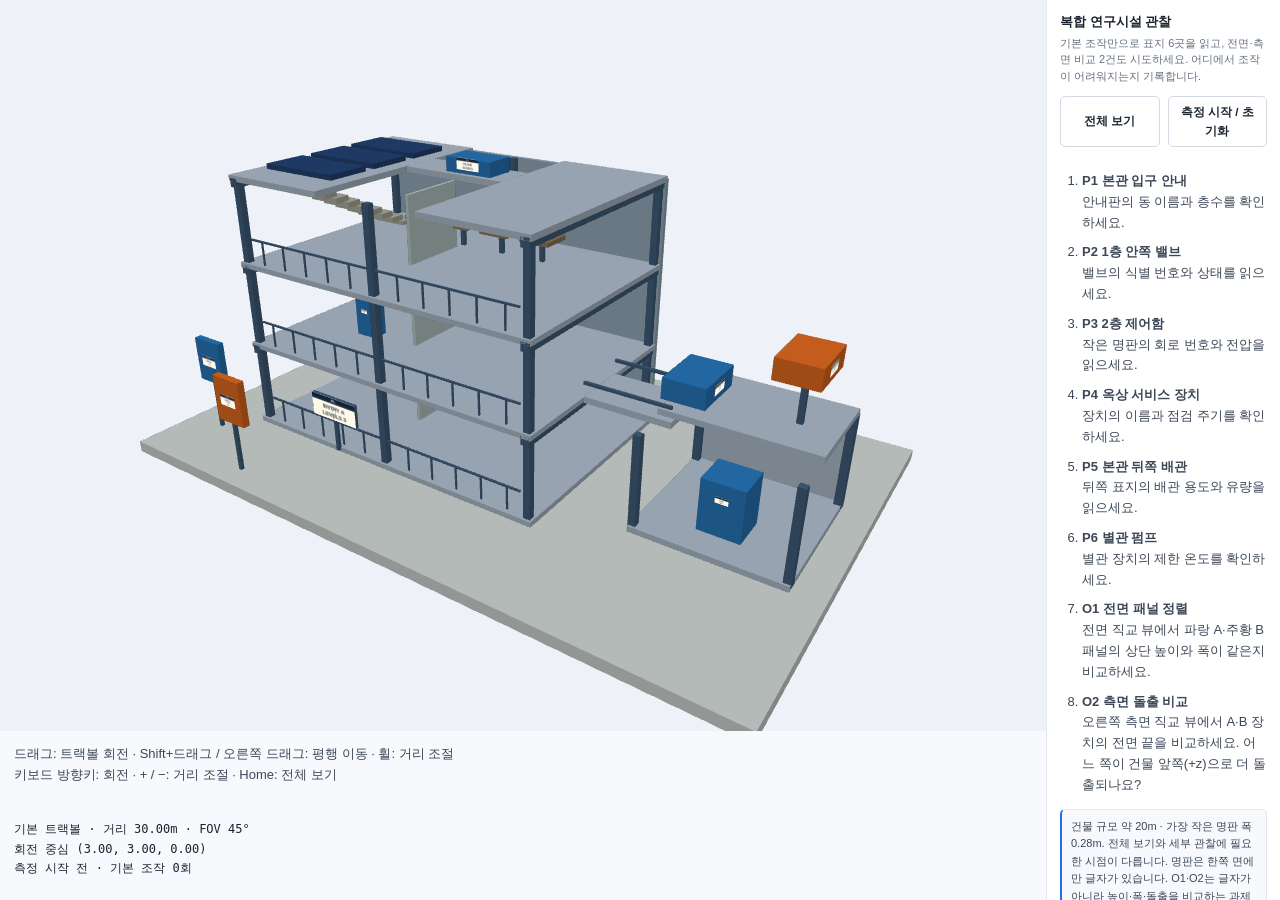
<file: week4/baseline/index.html>
<!doctype html>
<html lang="ko"><head><meta charset="utf-8"><meta name="viewport" content="width=device-width, initial-scale=1">
<title>복합 연구시설 — 기본 트랙볼 뷰어</title><link rel="stylesheet" href="demo.css">
<style>
.wrap{grid-template-columns:minmax(0,1fr) 18rem;height:100vh;height:100dvh;min-height:500px}.stage{display:grid;grid-template-rows:minmax(240px,1fr) auto auto;align-items:stretch;justify-content:stretch;min-height:0;overflow:auto}.viewport{position:relative;min-height:0}.stage canvas{position:absolute;inset:0;display:block;width:100%;height:100%;max-height:none;cursor:grab}
canvas:focus-visible{outline:2px solid var(--d-accent);outline-offset:-2px}.readings{padding:10px 14px;white-space:pre-wrap;font:12px/1.6 monospace;color:var(--d-ink)}
.instructions{padding:0 14px}.tasks{padding-left:22px}.tasks li{margin:9px 0}.actions{display:flex;gap:8px;flex-wrap:wrap}.actions button{flex:1}
@media(max-width:900px){.wrap{display:block;height:auto}.panel{border-left:0;max-height:none}.stage{height:100vh;height:100dvh;min-height:500px}}
</style></head><body>
<div class="wrap"><div class="stage">
<div class="viewport"><canvas id="cv" tabindex="0" aria-label="다층 연구시설의 3차원 모델. 드래그로 회전, Shift 드래그로 이동, 휠로 확대">WebGL2를 지원하는 브라우저에서 실행하세요.</canvas></div>
<p class="instructions">드래그: 트랙볼 회전 · Shift+드래그 / 오른쪽 드래그: 평행 이동 · 휠: 거리 조절<br>키보드 방향키: 회전 · + / −: 거리 조절 · Home: 전체 보기</p>
<pre class="readings" id="readings"></pre></div>
<div class="panel"><h1>복합 연구시설 관찰</h1><p class="sub">기본 조작만으로 표지 6곳을 읽고, 전면·측면 비교 2건도 시도하세요. 어디에서 조작이 어려워지는지 기록합니다.</p>
<div class="actions"><button class="btn" id="home" type="button">전체 보기</button><button class="btn" id="measure" type="button">측정 시작 / 초기화</button></div>
<ol class="tasks" id="tasks"></ol><div id="student-ui"></div>
<p class="note">건물 규모 약 20m · 가장 작은 명판 폭 0.28m. 전체 보기와 세부 관찰에 필요한 시점이 다릅니다. 명판은 한쪽 면에만 글자가 있습니다. O1·O2는 글자가 아니라 높이·폭·돌출을 비교하는 과제입니다.</p>

</div></div>
<script src="demo.js"></script><script src="d04-inspection-model.js?v=3f1b6bc733"></script><script src="d04-inspection-controls.js"></script><script src="d04-inspection-viewer.js?v=8a4c2fbf62"></script><script src="d04-inspection-student.js?v=e71bc4da3b"></script>
</body></html>
</file>
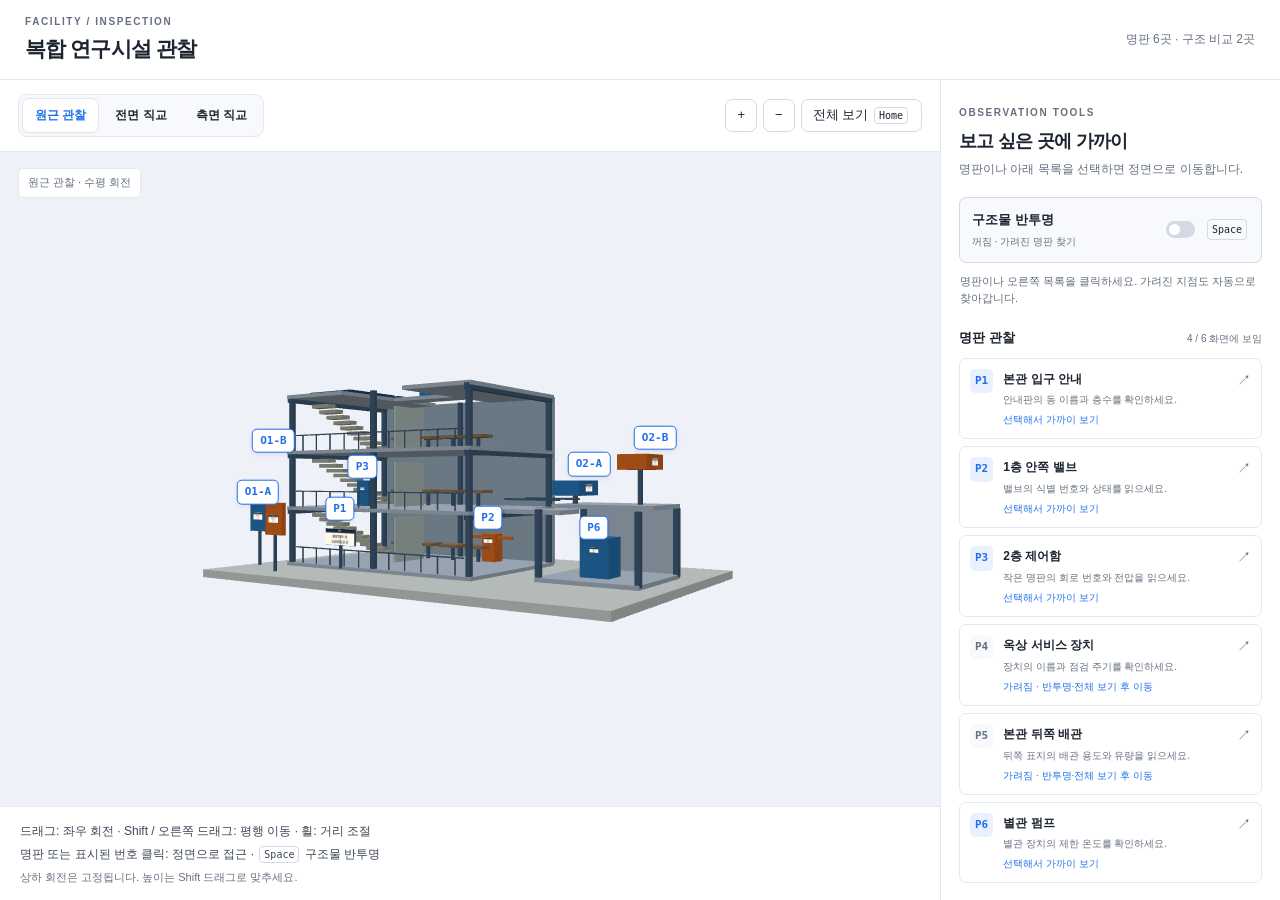
<file: week4/improved/index.html>
<!doctype html>
<html lang="ko">
<head>
  <meta charset="utf-8">
  <meta name="viewport" content="width=device-width,initial-scale=1">
  <title>복합 연구시설 — 지점 관찰</title>
  <link rel="stylesheet" href="demo.css?v=inspection3">
</head>
<body>
  <div class="inspection-app">
    <header class="app-header">
      <div><p class="eyebrow">FACILITY / INSPECTION</p><h1>복합 연구시설 관찰</h1></div>
      <span class="header-note">명판 6곳 · 구조 비교 2곳</span>
    </header>
    <main class="wrap">
      <section class="stage" aria-label="시설 관찰 화면">
        <nav class="view-toolbar" aria-label="카메라 조작">
          <div class="view-modes" role="group" aria-label="투영 방식">
            <button type="button" data-view="orbit" aria-pressed="true">원근 관찰</button>
            <button type="button" data-view="front" aria-pressed="false">전면 직교</button>
            <button type="button" data-view="side" aria-pressed="false">측면 직교</button>
          </div>
          <div class="camera-actions">
            <button id="zoom-in" type="button" aria-label="확대">+</button>
            <button id="zoom-out" type="button" aria-label="축소">−</button>
            <button id="home" type="button">전체 보기 <kbd>Home</kbd></button>
          </div>
        </nav>
        <div class="viewport">
          <canvas id="cv" tabindex="0" aria-label="연구시설 모델. 좌우 드래그로 회전, Shift 드래그로 이동, 명판 클릭으로 접근" aria-describedby="instructions">WebGL2를 지원하는 브라우저에서 실행하세요.</canvas>
          <div id="sign-pins" aria-label="현재 보이는 명판"></div>
          <div class="view-badges"><span id="view-label">원근 관찰 · 수평 회전</span><span id="ghost-badge" hidden>반투명 관찰 중</span></div>
          <div id="selection-card" hidden role="status"><span class="selection-dot"></span><div><strong id="selection-name"></strong><small>선택한 명판 · 카메라를 움직이면 표시 해제</small></div></div>
        </div>
        <footer class="stage-footer">
          <p id="instructions">드래그: 좌우 회전 · Shift / 오른쪽 드래그: 평행 이동 · 휠: 거리 조절<br>명판 또는 표시된 번호 클릭: 정면으로 접근 · <kbd>Space</kbd> 구조물 반투명</p>
          <p id="view-hint">가려진 명판은 반투명 모드로 찾아보세요.</p>
        </footer>
      </section>
      <aside class="panel" aria-label="관찰 도구와 지점 목록">
        <div class="panel-heading"><span class="eyebrow">OBSERVATION TOOLS</span><h2>보고 싶은 곳에 가까이</h2><p>명판이나 아래 목록을 선택하면 정면으로 이동합니다.</p></div>
        <button id="transparency" type="button" class="ghost-toggle" aria-pressed="false"><span><strong>구조물 반투명</strong><small id="transparency-description">가려진 명판 찾기</small></span><span class="toggle-indicator" aria-hidden="true"></span><kbd>Space</kbd></button>
        <p id="inspection-status" class="status-note" role="status">명판을 클릭해 관찰을 시작하세요.</p>
        <div class="task-heading"><h2>명판 관찰</h2><span id="visible-count">0 / 6 화면에 보임</span></div>
        <div id="poi-tasks" class="task-list"></div>
        <div class="task-heading"><h2>직교 비교</h2><span>2개 지점</span></div>
        <div id="comparison-tasks" class="task-list"></div>
        <details class="camera-details"><summary>카메라 정보 · 측정</summary><pre id="readings" class="readings"></pre><button id="measure" type="button">측정 시작 / 초기화</button></details>
        <p class="panel-footnote">명판은 원래 크기를 유지합니다. 뒷면은 번호로 찾고, 클릭하면 글자가 있는 정면으로 이동합니다.</p>
      </aside>
    </main>
  </div>
  <script src="demo.js"></script>
  <script src="d04-inspection-model.js?v=3f1b6bc733"></script>
  <script src="d04-inspection-controls.js?v=inspection4"></script>
  <script src="d04-inspection-picking.js?v=inspection1"></script>
  <script src="d04-inspection-viewer.js?v=inspection3"></script>
  <script src="d04-inspection-student.js?v=inspection4"></script>
</body>
</html>
</file>
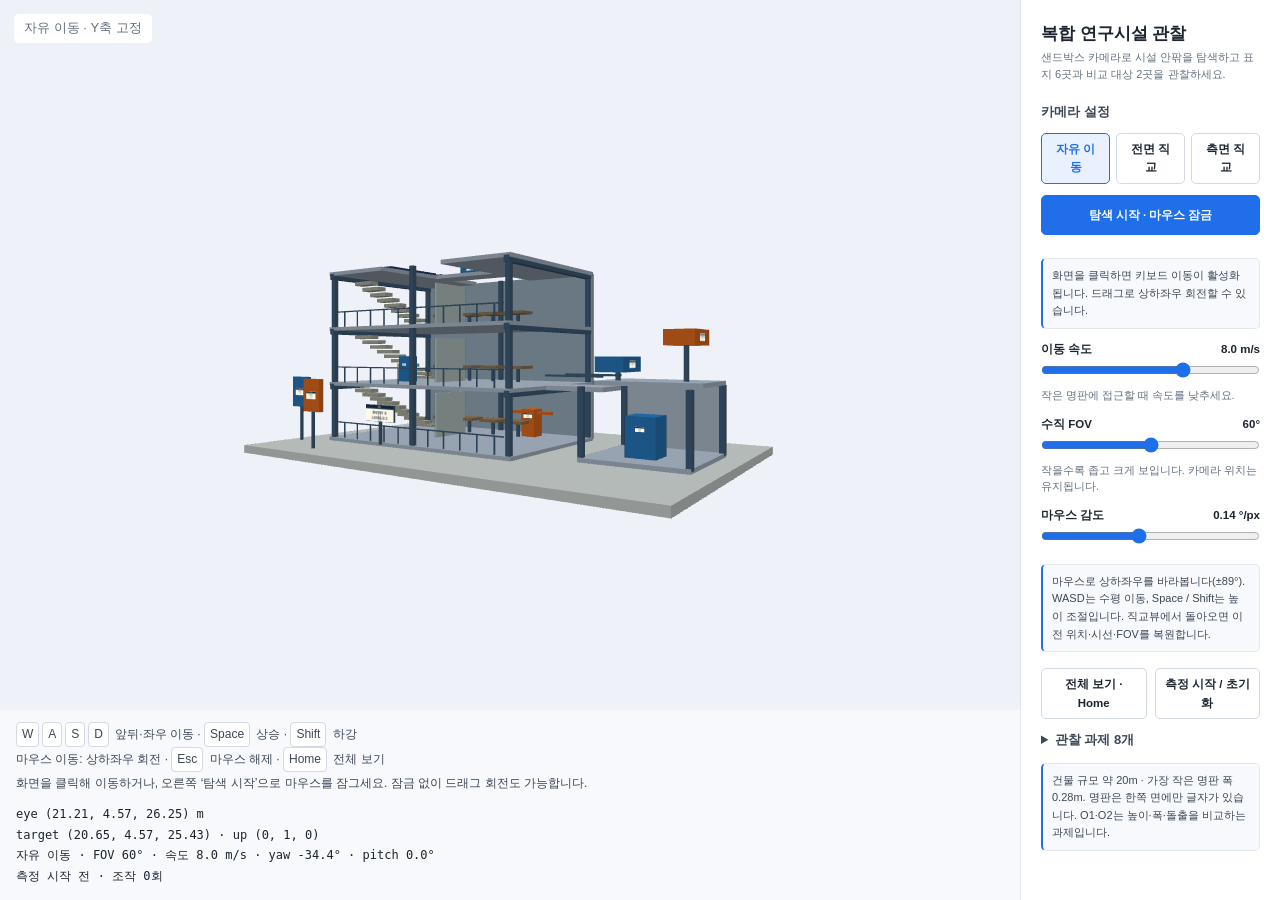
<file: week4/Old/index.html>
<!doctype html>
<html lang="ko">
<head>
  <meta charset="utf-8">
  <meta name="viewport" content="width=device-width, initial-scale=1">
  <title>복합 연구시설 — 샌드박스 카메라</title>
  <link rel="stylesheet" href="demo.css">
</head>
<body>
  <main class="wrap">
    <section class="stage" aria-label="연구시설 탐색 화면">
      <div class="viewport">
        <canvas id="cv" tabindex="0" aria-label="다층 연구시설의 3차원 모델" aria-describedby="instructions">WebGL2를 지원하는 브라우저에서 실행하세요.</canvas>
        <span class="view-badge">자유 이동 · Y축 고정</span>
        <span class="crosshair" aria-hidden="true">+</span>
      </div>
      <p class="instructions" id="instructions"><kbd>W</kbd><kbd>A</kbd><kbd>S</kbd><kbd>D</kbd> 앞뒤·좌우 이동
        · <kbd>Space</kbd> 상승 · <kbd>Shift</kbd> 하강<br>
        마우스 이동: 상하좌우 회전 · <kbd>Esc</kbd> 마우스 해제 · <kbd>Home</kbd> 전체 보기<br>
        화면을 클릭해 이동하거나, 오른쪽 ‘탐색 시작’으로 마우스를 잠그세요. 잠금 없이 드래그 회전도 가능합니다.</p>
      <pre class="readings" id="readings" aria-label="현재 카메라 정보"></pre>
    </section>
    <aside class="panel" aria-label="탐색 설정 및 관찰 과제">
      <h1>복합 연구시설 관찰</h1>
      <p class="sub">샌드박스 카메라로 시설 안팎을 탐색하고 표지 6곳과 비교 대상 2곳을 관찰하세요.</p>
      <div id="student-ui"></div>
      <div class="actions">
        <button class="btn" id="home" type="button">전체 보기 · Home</button>
        <button class="btn" id="measure" type="button">측정 시작 / 초기화</button>
      </div>
      <details>
        <summary>관찰 과제 8개</summary>
        <ol class="tasks" id="tasks"></ol>
      </details>
      <p class="note">건물 규모 약 20m · 가장 작은 명판 폭 0.28m. 명판은 한쪽 면에만 글자가 있습니다. O1·O2는 높이·폭·돌출을 비교하는 과제입니다.</p>
    </aside>
  </main>
  <script src="demo.js"></script>
  <script src="d04-inspection-model.js?v=3f1b6bc733"></script>
  <script src="d04-inspection-controls.js?v=sandbox3"></script>
  <script src="d04-inspection-viewer.js?v=sandbox3"></script>
  <script src="d04-inspection-student.js?v=sandbox3"></script>
</body>
</html>
</file>
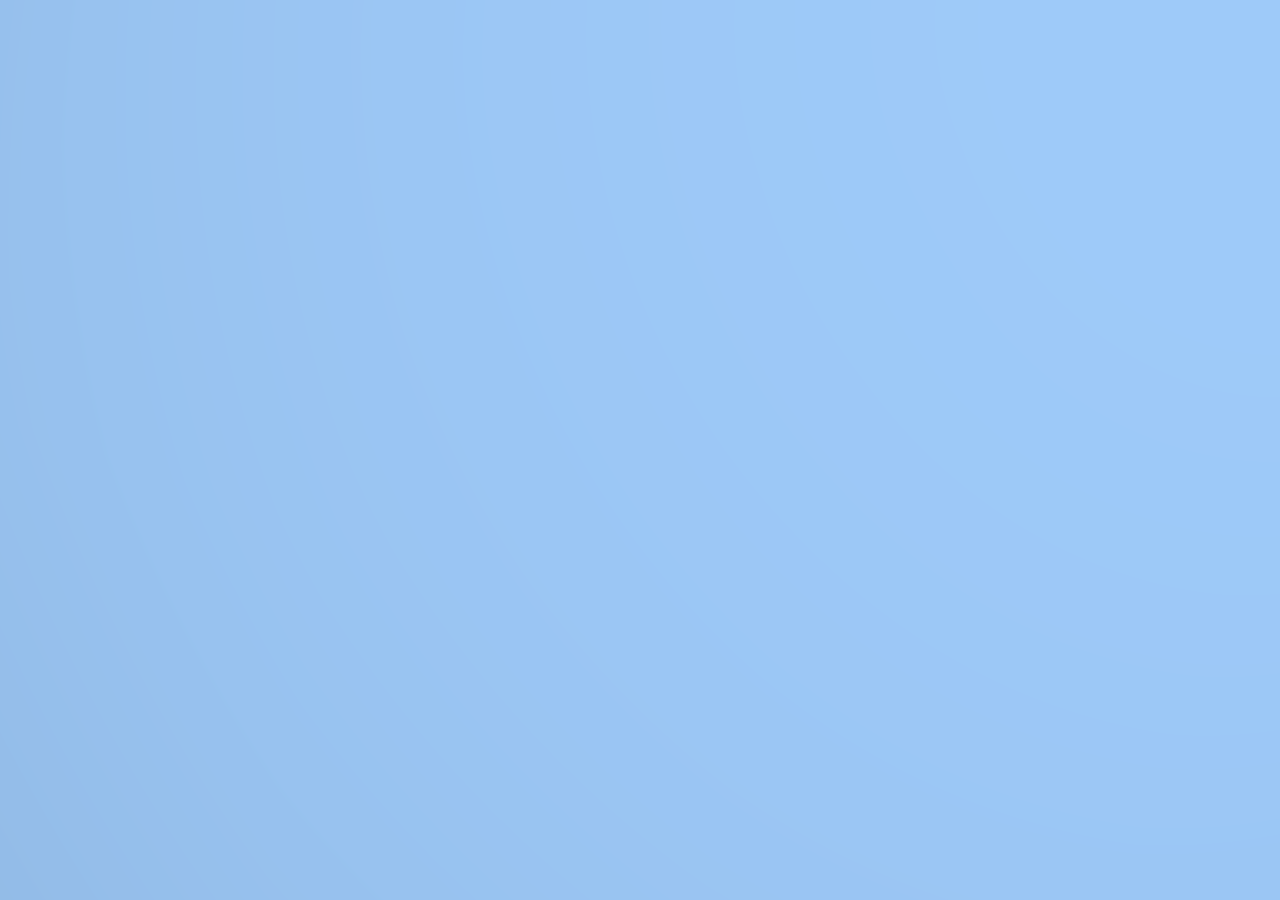
<file: week2/task1.html>
<!DOCTYPE html>
<html lang="ko">
<head>
<meta charset="utf-8">
<meta name="viewport" content="width=device-width, initial-scale=1">
<title>나만의 태양계 — 2주차 변환</title>
<style>
  html, body { margin: 0; height: 100%; overflow: hidden; background: #0a0d14; }
  canvas { display: block; width: 100vw; height: 100vh; touch-action: none; }
  #msg { position: fixed; inset: 0; display: grid; place-items: center;
         color: #e7ecf3; font: 15px/1.6 system-ui, sans-serif; padding: 2rem; text-align: center; }
  /* id 선택자가 브라우저 기본 [hidden] 규칙을 이기므로 여기서 다시 감춰 준다.
     이걸 빠뜨리면 보이지 않는 오버레이가 캔버스를 덮어 마우스가 먹지 않는다. */
  #msg[hidden] { display: none; }
</style>
</head>
<body>
<canvas id="cv"></canvas>
<div id="msg" hidden></div>

<script>
/* ============================================================================
   나만의 태양계 — 2주차 「변환 실습」에서 내보낸 코드
   ----------------------------------------------------------------------------
   이 파일은 실습 도구에서 직접 넣은 변환 값을 그대로 코드로 옮긴 것입니다.
   조작 UI 는 없고, 시간 t 가 자동으로 흘러가며 장면이 움직입니다.

   [읽는 순서]
     1. 내가 설계한 변환   ← 실습에서 입력한 값이 여기에 있습니다. 먼저 여기를 보세요
     2. 4x4 행렬 계산      ← 1번이 쓰는 도구
     3. 메시 만들기        ← 구와 인공위성 모양
     4. 셰이더            ← GPU 에게 주는 프로그램 (3주차에 배웁니다)
     5. 그리기 루프        ← 매 프레임 t 를 늘리고 다시 그린다

   [내 저장소에 올리기]
     이 파일을 저장소의 week2 폴더에 넣고 commit + push 하세요.
     GitHub Pages 를 켜 두었다면 아래 주소로 바로 열립니다.
       https://<username>.github.io/<저장소이름>/week2/task.html

   [조작]
     마우스 드래그 - 시점 회전 / 휠 - 확대 축소
   ============================================================================ */
'use strict';

/* ══════════════════════════════════════════════════════════════════════════
   1. 내가 설계한 변환
   ──────────────────────────────────────────────────────────────────────────
   각 함수는 시간 t 를 받아 그 물체의 4x4 모델 행렬을 돌려줍니다.
   실습 도구에서 위에서 아래로 놓았던 행렬을 순서대로 오른쪽에 곱합니다.
   즉 M = M1 · M2 · M3 이고, 정점에는 오른쪽 것부터 적용됩니다.
   ══════════════════════════════════════════════════════════════════════════ */

/* 도(degree)를 라디안으로 바꿉니다. 실습 도구의 deg() 와 같습니다. */
const deg = d => d * Math.PI / 180;

/* 지구 — 실습 도구에서 놓은 순서 그대로입니다 */
function earthMatrix(t) {
  let M = M4.identity(M4.create());
  M = M4.scale(M, M, [6.371, 6.371, 6.371]);   // 크기 S(6.371, 6.371, 6.371)
  return M;
}

/* 달 — 실습 도구에서 놓은 순서 그대로입니다 */
function moonMatrix(t) {
  let M = M4.identity(M4.create());
  M = M4.rotateZ(M, M, deg(t * 0.036 * 1000));   // 회전 Rz(t*0.036*1000도)
  M = M4.translate(M, M, [384.4, 0, 0]);   // 이동 T(384.4, 0, 0)
  M = M4.scale(M, M, [1.737, 1.737, 1.737]);   // 크기 S(1.737, 1.737, 1.737)
  return M;
}

/* 인공위성 — 실습 도구에서 놓은 순서 그대로입니다 */
function satelliteMatrix(t) {
  let M = M4.identity(M4.create());
  M = M4.rotateY(M, M, deg(43));   // 회전 Ry(43도)
  M = M4.rotateZ(M, M, deg(t * 15.275 * 1000));   // 회전 Rz(t*15.275*1000도)
  M = M4.translate(M, M, [6.861, 0, 0]);   // 이동 T(6.861, 0, 0)
  M = M4.scale(M, M, [0.000116, 0.000116, 0.000116]);   // 크기 S(0.000116, 0.000116, 0.000116)
  M = M4.rotateY(M, M, deg(90));   // 회전 Ry(90도)
  return M;
}


/* 축의 표시 범위 — 실습 도구의 「축 범위」 값입니다. */
const RANGE = { x: 420, y: 420, z: 420 };

/* 물체 목록 — 색과 모양, 그리고 위에서 정의한 변환 함수를 묶습니다. */
const OBJECTS = [
  { name: '지구', color: [0.35, 0.60, 0.95], shape: 'sphere', matrix: earthMatrix },
  { name: '달', color: [0.78, 0.78, 0.82], shape: 'sphere', matrix: moonMatrix },
  { name: '인공위성', color: [0.95, 0.72, 0.35], shape: 'satellite', matrix: satelliteMatrix },
];

/* 시간이 흐르는 속도와 되돌아가는 지점 (실습 도구와 같은 규칙) */
const T_SPEED = 0.5;
const T_MAX = 20;

/* ══════════════════════════════════════════════════════════════════════════
   2. 4x4 행렬 계산
   ──────────────────────────────────────────────────────────────────────────
   WebGL 은 행렬을 "열 우선(column-major)" 으로 받습니다.
   즉 배열의 앞 4개가 1열, 다음 4개가 2열입니다. m[12], m[13], m[14] 가 이동 성분입니다.
   ══════════════════════════════════════════════════════════════════════════ */
const M4 = {
  create: () => new Float32Array([1,0,0,0, 0,1,0,0, 0,0,1,0, 0,0,0,1]),
  identity: o => { o.set([1,0,0,0, 0,1,0,0, 0,0,1,0, 0,0,0,1]); return o; },

  /* o = a · b */
  multiply: (o, a, b) => {
    const r = new Float32Array(16);
    for (let c = 0; c < 4; c++)
      for (let row = 0; row < 4; row++) {
        let s = 0;
        for (let k = 0; k < 4; k++) s += a[k*4 + row] * b[c*4 + k];
        r[c*4 + row] = s;
      }
    o.set(r); return o;
  },

  translate: (o, a, v) => {
    const t = M4.identity(M4.create());
    t[12] = v[0]; t[13] = v[1]; t[14] = v[2];
    return M4.multiply(o, a, t);
  },
  scale: (o, a, v) => {
    const t = M4.identity(M4.create());
    t[0] = v[0]; t[5] = v[1]; t[10] = v[2];
    return M4.multiply(o, a, t);
  },
  rotateX: (o, a, r) => {
    const t = M4.identity(M4.create()), c = Math.cos(r), s = Math.sin(r);
    t[5] = c; t[6] = s; t[9] = -s; t[10] = c;
    return M4.multiply(o, a, t);
  },
  rotateY: (o, a, r) => {
    const t = M4.identity(M4.create()), c = Math.cos(r), s = Math.sin(r);
    t[0] = c; t[2] = -s; t[8] = s; t[10] = c;
    return M4.multiply(o, a, t);
  },
  rotateZ: (o, a, r) => {
    const t = M4.identity(M4.create()), c = Math.cos(r), s = Math.sin(r);
    t[0] = c; t[1] = s; t[4] = -s; t[5] = c;
    return M4.multiply(o, a, t);
  },

  /* 카메라 행렬 — eye 에서 center 를 바라본다 (4주차에 배웁니다) */
  lookAt: (o, eye, center, up) => {
    let zx = eye[0]-center[0], zy = eye[1]-center[1], zz = eye[2]-center[2];
    const zl = Math.hypot(zx, zy, zz) || 1; zx/=zl; zy/=zl; zz/=zl;
    let xx = up[1]*zz - up[2]*zy, xy = up[2]*zx - up[0]*zz, xz = up[0]*zy - up[1]*zx;
    const xl = Math.hypot(xx, xy, xz) || 1; xx/=xl; xy/=xl; xz/=xl;
    const yx = zy*xz - zz*xy, yy = zz*xx - zx*xz, yz = zx*xy - zy*xx;
    o.set([xx,yx,zx,0, xy,yy,zy,0, xz,yz,zz,0,
           -(xx*eye[0]+xy*eye[1]+xz*eye[2]),
           -(yx*eye[0]+yy*eye[1]+yz*eye[2]),
           -(zx*eye[0]+zy*eye[1]+zz*eye[2]), 1]);
    return o;
  },

  /* 원근 투영 행렬 (4주차에 배웁니다) */
  perspective: (o, fovy, aspect, near, far) => {
    const f = 1 / Math.tan(fovy/2), nf = 1 / (near - far);
    o.set([f/aspect,0,0,0, 0,f,0,0, 0,0,(far+near)*nf,-1, 0,0,2*far*near*nf,0]);
    return o;
  },

  /* 법선 행렬 = transpose(inverse(M)) 의 좌상단 3x3 (5주차 조명에서 씁니다) */
  normalFrom: m => {
    const a00=m[0],a01=m[1],a02=m[2], a10=m[4],a11=m[5],a12=m[6], a20=m[8],a21=m[9],a22=m[10];
    const b01 = a22*a11 - a12*a21, b11 = -a22*a10 + a12*a20, b21 = a21*a10 - a11*a20;
    let det = a00*b01 + a01*b11 + a02*b21;
    if (!det) return new Float32Array([1,0,0, 0,1,0, 0,0,1]);
    det = 1 / det;
    return new Float32Array([
      b01*det, (-a22*a01 + a02*a21)*det, ( a12*a01 - a02*a11)*det,
      b11*det, ( a22*a00 - a02*a20)*det, (-a12*a00 + a02*a10)*det,
      b21*det, (-a21*a00 + a01*a20)*det, ( a11*a00 - a01*a10)*det,
    ]);
  },
};

/* ══════════════════════════════════════════════════════════════════════════
   3. 메시 만들기 — 회전체
   ──────────────────────────────────────────────────────────────────────────
   (반지름, 높이) 점들을 y 축 둘레로 돌려서 삼각형을 만듭니다. 4주차에 자세히 배웁니다.
   ══════════════════════════════════════════════════════════════════════════ */
function revolution(profile, seg) {
  const pos = [], nrm = [], idx = [], rows = profile.length;
  for (let i = 0; i < rows; i++) {
    const r = profile[i][0], y = profile[i][1];
    const pp = profile[Math.max(i-1, 0)], pn = profile[Math.min(i+1, rows-1)];
    // 접선 (dr, dy) 를 +90도 돌린 (-dy, dr) 이 바깥을 향하는 법선이다
    const dr = pn[0]-pp[0], dy = pn[1]-pp[1];
    const nl = Math.hypot(dr, dy) || 1;
    const nr = -dy/nl, ny = dr/nl;
    for (let j = 0; j <= seg; j++) {
      const a = (j/seg) * Math.PI * 2, c = Math.cos(a), s = Math.sin(a);
      pos.push(r*c, y, r*s);
      nrm.push(nr*c, ny, nr*s);
    }
  }
  const stride = seg + 1;
  for (let i = 0; i < rows-1; i++)
    for (let j = 0; j < seg; j++) {
      const a = i*stride + j, b = a + stride;
      idx.push(a, b, a+1, a+1, b, b+1);
    }
  return { pos: new Float32Array(pos), nrm: new Float32Array(nrm), idx: new Uint16Array(idx) };
}

/* 구의 옆모습 — 반원 */
const sphereProfile = (R, steps) => {
  const p = [];
  for (let i = 0; i <= steps; i++) {
    const phi = Math.PI * (i/steps);
    p.push([R*Math.sin(phi), R*Math.cos(phi)]);
  }
  return p;
};
/* 원기둥의 옆모습 */
const cylinderProfile = (R, H) => [[0, H/2], [R, H/2], [R, -H/2], [0, -H/2]];

/* ══════════════════════════════════════════════════════════════════════════
   4. WebGL 준비와 셰이더
   ══════════════════════════════════════════════════════════════════════════ */
const cv = document.getElementById('cv');
const gl = cv.getContext('webgl2');
if (!gl) {
  const m = document.getElementById('msg');
  m.hidden = false;
  m.textContent = '이 브라우저에서는 WebGL2 를 쓸 수 없습니다. 최신 Chrome 또는 Edge 로 열어 주세요.';
  throw new Error('no webgl2');
}

/* 정점 셰이더 — 정점 하나하나에 대해 실행됩니다 */
const VS = `#version 300 es
layout(location=0) in vec3 aPos;
layout(location=1) in vec3 aNormal;
uniform mat4 uM, uVP;
uniform mat3 uN;
out vec3 vN;
void main(){
  vN = uN * aNormal;
  gl_Position = uVP * uM * vec4(aPos, 1.0);   // 여기가 M · v 입니다
}`;

/* 프래그먼트 셰이더 — 픽셀 하나하나에 대해 실행됩니다 */
const FS = `#version 300 es
precision highp float;
in vec3 vN;
uniform vec3 uColor;
out vec4 o;
void main(){
  float d = max(dot(normalize(vN), normalize(vec3(0.5, 0.8, 0.6))), 0.0);
  o = vec4(pow(uColor * (0.28 + 0.72*d), vec3(1.0/2.2)), 1.0);
}`;

/* 선(축과 격자)용 셰이더 */
const VSL = `#version 300 es
layout(location=0) in vec3 aPos;
uniform mat4 uVP, uM;
void main(){ gl_Position = uVP * uM * vec4(aPos, 1.0); }`;
const FSL = `#version 300 es
precision highp float;
uniform vec3 uColor;
out vec4 o;
void main(){ o = vec4(uColor, 1.0); }`;

function compile(type, src) {
  const s = gl.createShader(type);
  gl.shaderSource(s, src.trim());
  gl.compileShader(s);
  if (!gl.getShaderParameter(s, gl.COMPILE_STATUS)) throw new Error(gl.getShaderInfoLog(s));
  return s;
}
function program(vs, fs) {
  const p = gl.createProgram();
  gl.attachShader(p, compile(gl.VERTEX_SHADER, vs));
  gl.attachShader(p, compile(gl.FRAGMENT_SHADER, fs));
  gl.linkProgram(p);
  if (!gl.getProgramParameter(p, gl.LINK_STATUS)) throw new Error(gl.getProgramInfoLog(p));
  return p;
}
function uniforms(p, names) {
  const u = {};
  for (const n of names) u[n] = gl.getUniformLocation(p, n);
  return u;
}
function upload(m) {
  const vao = gl.createVertexArray();
  gl.bindVertexArray(vao);
  [['pos', 3, 0], ['nrm', 3, 1]].forEach(([key, size, loc]) => {
    if (!m[key]) return;
    const b = gl.createBuffer();
    gl.bindBuffer(gl.ARRAY_BUFFER, b);
    gl.bufferData(gl.ARRAY_BUFFER, m[key], gl.STATIC_DRAW);
    gl.enableVertexAttribArray(loc);
    gl.vertexAttribPointer(loc, size, gl.FLOAT, false, 0, 0);
  });
  const ib = gl.createBuffer();
  gl.bindBuffer(gl.ELEMENT_ARRAY_BUFFER, ib);
  gl.bufferData(gl.ELEMENT_ARRAY_BUFFER, m.idx, gl.STATIC_DRAW);
  gl.bindVertexArray(null);
  return { vao, count: m.idx.length };
}

const prog = program(VS, FS);
const U = uniforms(prog, ['uM', 'uVP', 'uN', 'uColor']);
const progL = program(VSL, FSL);
const UL = uniforms(progL, ['uM', 'uVP', 'uColor']);

const MESH = {
  sphere: upload(revolution(sphereProfile(1, 18), 28)),
  satBody: upload(revolution(cylinderProfile(0.6, 1.2), 12)),
  satPanel: upload({
    pos: new Float32Array([ 0.6,-1.6,-0.06, 2.6,-1.6,-0.06, 2.6,1.6,-0.06, 0.6,1.6,-0.06,
                            0.6,-1.6, 0.06, 2.6,-1.6, 0.06, 2.6,1.6, 0.06, 0.6,1.6, 0.06,
                           -0.6,-1.6,-0.06,-2.6,-1.6,-0.06,-2.6,1.6,-0.06,-0.6,1.6,-0.06,
                           -0.6,-1.6, 0.06,-2.6,-1.6, 0.06,-2.6,1.6, 0.06,-0.6,1.6, 0.06 ]),
    nrm: new Float32Array([ 0,0,-1, 0,0,-1, 0,0,-1, 0,0,-1,  0,0,1, 0,0,1, 0,0,1, 0,0,1,
                            0,0,-1, 0,0,-1, 0,0,-1, 0,0,-1,  0,0,1, 0,0,1, 0,0,1, 0,0,1 ]),
    idx: new Uint16Array([0,1,2,0,2,3, 4,6,5,4,7,6, 8,9,10,8,10,11, 12,14,13,12,15,14]),
  }),
};

/* 축과 격자용 선 버퍼 */
function lineBuf(cap) {
  const vao = gl.createVertexArray();
  gl.bindVertexArray(vao);
  const buf = gl.createBuffer();
  gl.bindBuffer(gl.ARRAY_BUFFER, buf);
  gl.bufferData(gl.ARRAY_BUFFER, cap*12, gl.DYNAMIC_DRAW);
  gl.enableVertexAttribArray(0);
  gl.vertexAttribPointer(0, 3, gl.FLOAT, false, 0, 0);
  gl.bindVertexArray(null);
  return { vao, buf, data: new Float32Array(cap*3), n: 0 };
}
function putLines(L, n) {
  gl.bindBuffer(gl.ARRAY_BUFFER, L.buf);
  gl.bufferSubData(gl.ARRAY_BUFFER, 0, L.data.subarray(0, n*3));
  L.n = n;
}
const IDENT = M4.identity(M4.create());
function drawLines(L, color, vp, m) {
  if (!L.n) return;
  gl.useProgram(progL);
  gl.uniformMatrix4fv(UL.uVP, false, vp);
  gl.uniformMatrix4fv(UL.uM, false, m || IDENT);
  gl.uniform3fv(UL.uColor, color);
  gl.bindVertexArray(L.vao);
  gl.drawArrays(gl.LINES, 0, L.n);
  gl.bindVertexArray(null);
}
const gridBuf = lineBuf(400), axesBuf = lineBuf(24);

/* ══════════════════════════════════════════════════════════════════════════
   5. 카메라 — 마우스로 돌려 보기
   ══════════════════════════════════════════════════════════════════════════ */
const cam = { yaw: 0.7, pitch: 0.42, dist: 9 };
let dragging = false, px = 0, py = 0;

cv.addEventListener('pointerdown', e => {
  dragging = true; px = e.clientX; py = e.clientY;
  cv.setPointerCapture(e.pointerId);            // 캔버스 밖으로 나가도 계속 따라온다
});
cv.addEventListener('pointermove', e => {
  if (!dragging) return;
  const k = Math.PI * 2 / cv.clientHeight;      // 화면 높이만큼 끌면 한 바퀴
  cam.yaw -= (e.clientX - px) * k;
  cam.pitch += (e.clientY - py) * k;
  cam.pitch = Math.max(-1.5, Math.min(1.5, cam.pitch));
  px = e.clientX; py = e.clientY;
});
const endDrag = e => { dragging = false; if (cv.hasPointerCapture(e.pointerId)) cv.releasePointerCapture(e.pointerId); };
cv.addEventListener('pointerup', endDrag);
cv.addEventListener('pointercancel', endDrag);
cv.addEventListener('wheel', e => {
  e.preventDefault();
  cam.dist = Math.max(0.5, Math.min(200, cam.dist * Math.exp(e.deltaY * 0.001)));
}, { passive: false });

/* z 축이 위인 좌표계입니다 (실습 도구와 같습니다) */
function cameraEye() {
  const cp = Math.cos(cam.pitch);
  return [cam.dist * cp * Math.cos(cam.yaw),
          cam.dist * cp * Math.sin(cam.yaw),
          cam.dist * Math.sin(cam.pitch)];
}

/* ══════════════════════════════════════════════════════════════════════════
   6. 그리기 루프 — 매 프레임 t 를 늘리고 다시 그린다
   ══════════════════════════════════════════════════════════════════════════ */
const vp = M4.create(), view = M4.create(), proj = M4.create();
let t = 0, last = performance.now();

function frame(now) {
  const dt = Math.min(0.05, (now - last) / 1000);
  last = now;

  // 시간 자동 증가 — T_MAX 에 닿으면 처음으로 되돌아간다
  t += dt * T_SPEED;
  if (t >= T_MAX) t = 0;

  // 캔버스 크기를 화면에 맞춘다
  const dpr = window.devicePixelRatio || 1;
  const w = Math.floor(cv.clientWidth * dpr), h = Math.floor(cv.clientHeight * dpr);
  if (cv.width !== w || cv.height !== h) { cv.width = w; cv.height = h; }
  gl.viewport(0, 0, cv.width, cv.height);

  gl.enable(gl.DEPTH_TEST);
  gl.clearColor(0.04, 0.05, 0.08, 1);
  gl.clear(gl.COLOR_BUFFER_BIT | gl.DEPTH_BUFFER_BIT);

  const rx = RANGE.x, ry = RANGE.y, rz = RANGE.z;
  const R = Math.max(rx, ry, rz);

  // 뷰 · 투영 행렬
  M4.lookAt(view, cameraEye(), [0,0,0], [0,0,1]);
  M4.perspective(proj, Math.PI/4, cv.width/cv.height, R*0.002, R*60);
  M4.multiply(vp, proj, view);

  // 격자와 축
  let k = 0;
  for (let i = 0; i <= 8; i++) {
    const u = -1 + 2*i/8;
    gridBuf.data.set([u*rx,-ry,0, u*rx,ry,0, -rx,u*ry,0, rx,u*ry,0], k);
    k += 12;
  }
  putLines(gridBuf, k/3);
  drawLines(gridBuf, [0.14,0.18,0.26], vp);
  axesBuf.data.set([-rx,0,0, rx,0,0,  0,-ry,0, 0,ry,0,  0,0,-rz, 0,0,rz]);
  putLines(axesBuf, 6);
  drawLines(axesBuf, [0.34,0.40,0.50], vp);

  // 물체 — 여기서 1번에서 만든 변환 함수를 부릅니다
  gl.useProgram(prog);
  gl.uniformMatrix4fv(U.uVP, false, vp);
  for (const o of OBJECTS) {
    const M = o.matrix(t);                       // ← 내가 설계한 변환
    gl.uniformMatrix4fv(U.uM, false, M);
    gl.uniformMatrix3fv(U.uN, false, M4.normalFrom(M));
    gl.uniform3fv(U.uColor, o.color);
    if (o.shape === 'satellite') {
      gl.bindVertexArray(MESH.satBody.vao);
      gl.drawElements(gl.TRIANGLES, MESH.satBody.count, gl.UNSIGNED_SHORT, 0);
      gl.uniform3f(U.uColor, 0.28, 0.36, 0.62);
      gl.bindVertexArray(MESH.satPanel.vao);
      gl.drawElements(gl.TRIANGLES, MESH.satPanel.count, gl.UNSIGNED_SHORT, 0);
    } else {
      gl.bindVertexArray(MESH.sphere.vao);
      gl.drawElements(gl.TRIANGLES, MESH.sphere.count, gl.UNSIGNED_SHORT, 0);
    }
  }
  gl.bindVertexArray(null);

  requestAnimationFrame(frame);
}
requestAnimationFrame(frame);
</script>
</body>
</html>
</file>
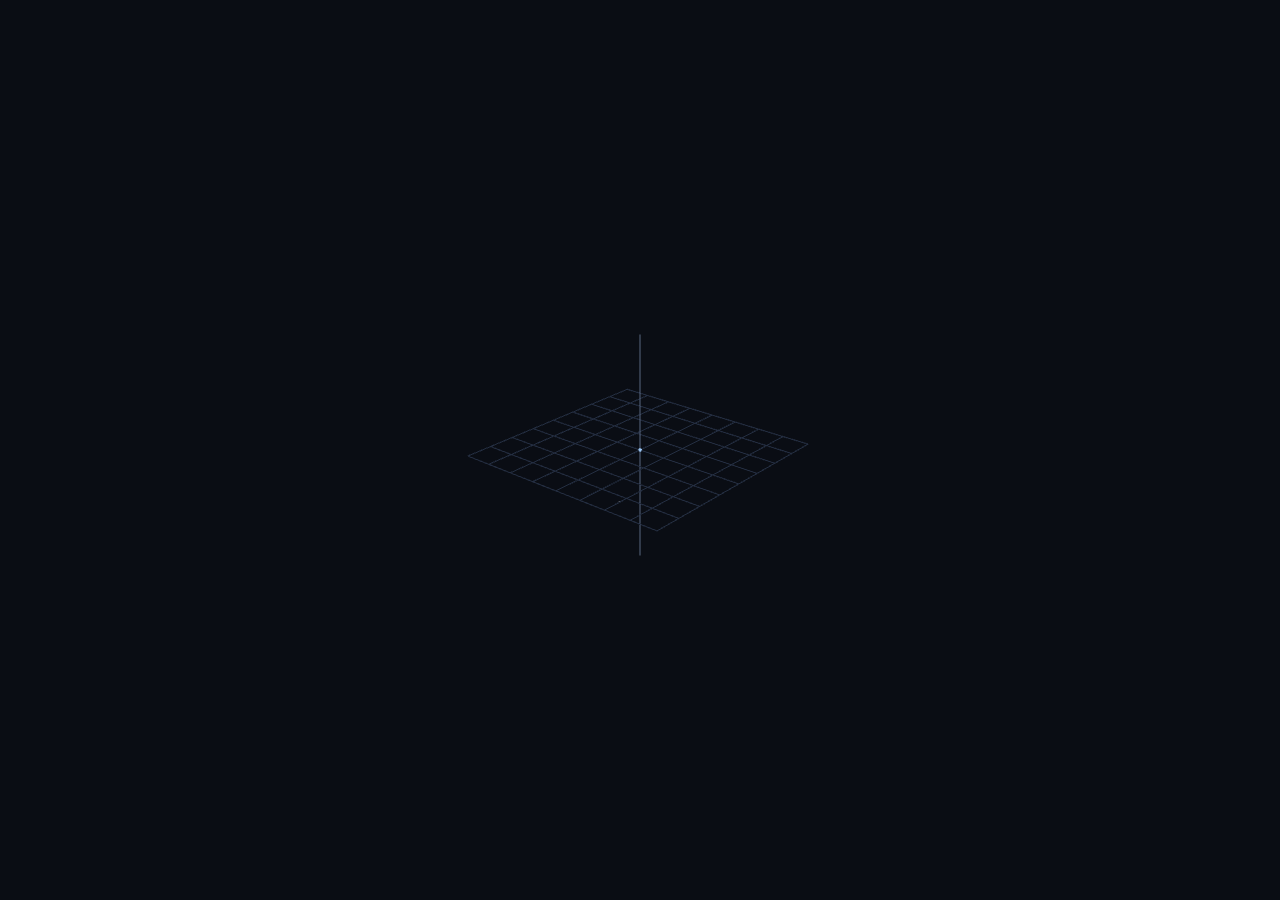
<file: week2/task2.html>
<!DOCTYPE html>
<html lang="ko">
<head>
<meta charset="utf-8">
<meta name="viewport" content="width=device-width, initial-scale=1">
<title>나만의 태양계 — 2주차 변환</title>
<style>
  html, body { margin: 0; height: 100%; overflow: hidden; background: #0a0d14; }
  canvas { display: block; width: 100vw; height: 100vh; touch-action: none; }
  #msg { position: fixed; inset: 0; display: grid; place-items: center;
         color: #e7ecf3; font: 15px/1.6 system-ui, sans-serif; padding: 2rem; text-align: center; }
  /* id 선택자가 브라우저 기본 [hidden] 규칙을 이기므로 여기서 다시 감춰 준다.
     이걸 빠뜨리면 보이지 않는 오버레이가 캔버스를 덮어 마우스가 먹지 않는다. */
  #msg[hidden] { display: none; }
</style>
</head>
<body>
<canvas id="cv"></canvas>
<div id="msg" hidden></div>

<script>
/* ============================================================================
   나만의 태양계 — 2주차 「변환 실습」에서 내보낸 코드
   ----------------------------------------------------------------------------
   이 파일은 실습 도구에서 직접 넣은 변환 값을 그대로 코드로 옮긴 것입니다.
   조작 UI 는 없고, 시간 t 가 자동으로 흘러가며 장면이 움직입니다.

   [읽는 순서]
     1. 내가 설계한 변환   ← 실습에서 입력한 값이 여기에 있습니다. 먼저 여기를 보세요
     2. 4x4 행렬 계산      ← 1번이 쓰는 도구
     3. 메시 만들기        ← 구와 인공위성 모양
     4. 셰이더            ← GPU 에게 주는 프로그램 (3주차에 배웁니다)
     5. 그리기 루프        ← 매 프레임 t 를 늘리고 다시 그린다

   [내 저장소에 올리기]
     이 파일을 저장소의 week2 폴더에 넣고 commit + push 하세요.
     GitHub Pages 를 켜 두었다면 아래 주소로 바로 열립니다.
       https://<username>.github.io/<저장소이름>/week2/task.html

   [조작]
     마우스 드래그 - 시점 회전 / 휠 - 확대 축소
   ============================================================================ */
'use strict';

/* ══════════════════════════════════════════════════════════════════════════
   1. 내가 설계한 변환
   ──────────────────────────────────────────────────────────────────────────
   각 함수는 시간 t 를 받아 그 물체의 4x4 모델 행렬을 돌려줍니다.
   실습 도구에서 위에서 아래로 놓았던 행렬을 순서대로 오른쪽에 곱합니다.
   즉 M = M1 · M2 · M3 이고, 정점에는 오른쪽 것부터 적용됩니다.
   ══════════════════════════════════════════════════════════════════════════ */

/* 도(degree)를 라디안으로 바꿉니다. 실습 도구의 deg() 와 같습니다. */
const deg = d => d * Math.PI / 180;

/* 지구 — 실습 도구에서 놓은 순서 그대로입니다 */
function earthMatrix(t) {
  let M = M4.identity(M4.create());
  M = M4.scale(M, M, [0.0025, 0.0025, 0.0025]);   // 크기(균등) 0.0025배
  M = M4.scale(M, M, [6.371, 6.371, 6.371]);   // 크기 S(6.371, 6.371, 6.371)
  return M;
}

/* 달 — 실습 도구에서 놓은 순서 그대로입니다 */
function moonMatrix(t) {
  let M = M4.identity(M4.create());
  M = M4.scale(M, M, [0.0025, 0.0025, 0.0025]);   // 크기(균등) 0.0025배
  M = M4.rotateZ(M, M, deg(t * 0.036 * 1000));   // 회전 Rz(t*0.036*1000도)
  M = M4.translate(M, M, [384.4, 0, 0]);   // 이동 T(384.4, 0, 0)
  M = M4.scale(M, M, [1.737, 1.737, 1.737]);   // 크기 S(1.737, 1.737, 1.737)
  return M;
}

/* 인공위성 — 실습 도구에서 놓은 순서 그대로입니다 */
function satelliteMatrix(t) {
  let M = M4.identity(M4.create());
  M = M4.scale(M, M, [0.0025, 0.0025, 0.0025]);   // 크기(균등) 0.0025배
  M = M4.rotateY(M, M, deg(43));   // 회전 Ry(43도)
  M = M4.rotateZ(M, M, deg(t * 15.275 * 1000));   // 회전 Rz(t*15.275*1000도)
  M = M4.translate(M, M, [6.861, 0, 0]);   // 이동 T(6.861, 0, 0)
  M = M4.scale(M, M, [0.000116, 0.000116, 0.000116]);   // 크기 S(0.000116, 0.000116, 0.000116)
  M = M4.rotateY(M, M, deg(90));   // 회전 Ry(90도)
  return M;
}


/* 축의 표시 범위 — 실습 도구의 「축 범위」 값입니다. */
const RANGE = { x: 1, y: 1, z: 1 };

/* 물체 목록 — 색과 모양, 그리고 위에서 정의한 변환 함수를 묶습니다. */
const OBJECTS = [
  { name: '지구', color: [0.35, 0.60, 0.95], shape: 'sphere', matrix: earthMatrix },
  { name: '달', color: [0.78, 0.78, 0.82], shape: 'sphere', matrix: moonMatrix },
  { name: '인공위성', color: [0.95, 0.72, 0.35], shape: 'satellite', matrix: satelliteMatrix },
];

/* 시간이 흐르는 속도와 되돌아가는 지점 (실습 도구와 같은 규칙) */
const T_SPEED = 0.5;
const T_MAX = 20;

/* ══════════════════════════════════════════════════════════════════════════
   2. 4x4 행렬 계산
   ──────────────────────────────────────────────────────────────────────────
   WebGL 은 행렬을 "열 우선(column-major)" 으로 받습니다.
   즉 배열의 앞 4개가 1열, 다음 4개가 2열입니다. m[12], m[13], m[14] 가 이동 성분입니다.
   ══════════════════════════════════════════════════════════════════════════ */
const M4 = {
  create: () => new Float32Array([1,0,0,0, 0,1,0,0, 0,0,1,0, 0,0,0,1]),
  identity: o => { o.set([1,0,0,0, 0,1,0,0, 0,0,1,0, 0,0,0,1]); return o; },

  /* o = a · b */
  multiply: (o, a, b) => {
    const r = new Float32Array(16);
    for (let c = 0; c < 4; c++)
      for (let row = 0; row < 4; row++) {
        let s = 0;
        for (let k = 0; k < 4; k++) s += a[k*4 + row] * b[c*4 + k];
        r[c*4 + row] = s;
      }
    o.set(r); return o;
  },

  translate: (o, a, v) => {
    const t = M4.identity(M4.create());
    t[12] = v[0]; t[13] = v[1]; t[14] = v[2];
    return M4.multiply(o, a, t);
  },
  scale: (o, a, v) => {
    const t = M4.identity(M4.create());
    t[0] = v[0]; t[5] = v[1]; t[10] = v[2];
    return M4.multiply(o, a, t);
  },
  rotateX: (o, a, r) => {
    const t = M4.identity(M4.create()), c = Math.cos(r), s = Math.sin(r);
    t[5] = c; t[6] = s; t[9] = -s; t[10] = c;
    return M4.multiply(o, a, t);
  },
  rotateY: (o, a, r) => {
    const t = M4.identity(M4.create()), c = Math.cos(r), s = Math.sin(r);
    t[0] = c; t[2] = -s; t[8] = s; t[10] = c;
    return M4.multiply(o, a, t);
  },
  rotateZ: (o, a, r) => {
    const t = M4.identity(M4.create()), c = Math.cos(r), s = Math.sin(r);
    t[0] = c; t[1] = s; t[4] = -s; t[5] = c;
    return M4.multiply(o, a, t);
  },

  /* 카메라 행렬 — eye 에서 center 를 바라본다 (4주차에 배웁니다) */
  lookAt: (o, eye, center, up) => {
    let zx = eye[0]-center[0], zy = eye[1]-center[1], zz = eye[2]-center[2];
    const zl = Math.hypot(zx, zy, zz) || 1; zx/=zl; zy/=zl; zz/=zl;
    let xx = up[1]*zz - up[2]*zy, xy = up[2]*zx - up[0]*zz, xz = up[0]*zy - up[1]*zx;
    const xl = Math.hypot(xx, xy, xz) || 1; xx/=xl; xy/=xl; xz/=xl;
    const yx = zy*xz - zz*xy, yy = zz*xx - zx*xz, yz = zx*xy - zy*xx;
    o.set([xx,yx,zx,0, xy,yy,zy,0, xz,yz,zz,0,
           -(xx*eye[0]+xy*eye[1]+xz*eye[2]),
           -(yx*eye[0]+yy*eye[1]+yz*eye[2]),
           -(zx*eye[0]+zy*eye[1]+zz*eye[2]), 1]);
    return o;
  },

  /* 원근 투영 행렬 (4주차에 배웁니다) */
  perspective: (o, fovy, aspect, near, far) => {
    const f = 1 / Math.tan(fovy/2), nf = 1 / (near - far);
    o.set([f/aspect,0,0,0, 0,f,0,0, 0,0,(far+near)*nf,-1, 0,0,2*far*near*nf,0]);
    return o;
  },

  /* 법선 행렬 = transpose(inverse(M)) 의 좌상단 3x3 (5주차 조명에서 씁니다) */
  normalFrom: m => {
    const a00=m[0],a01=m[1],a02=m[2], a10=m[4],a11=m[5],a12=m[6], a20=m[8],a21=m[9],a22=m[10];
    const b01 = a22*a11 - a12*a21, b11 = -a22*a10 + a12*a20, b21 = a21*a10 - a11*a20;
    let det = a00*b01 + a01*b11 + a02*b21;
    if (!det) return new Float32Array([1,0,0, 0,1,0, 0,0,1]);
    det = 1 / det;
    return new Float32Array([
      b01*det, (-a22*a01 + a02*a21)*det, ( a12*a01 - a02*a11)*det,
      b11*det, ( a22*a00 - a02*a20)*det, (-a12*a00 + a02*a10)*det,
      b21*det, (-a21*a00 + a01*a20)*det, ( a11*a00 - a01*a10)*det,
    ]);
  },
};

/* ══════════════════════════════════════════════════════════════════════════
   3. 메시 만들기 — 회전체
   ──────────────────────────────────────────────────────────────────────────
   (반지름, 높이) 점들을 y 축 둘레로 돌려서 삼각형을 만듭니다. 4주차에 자세히 배웁니다.
   ══════════════════════════════════════════════════════════════════════════ */
function revolution(profile, seg) {
  const pos = [], nrm = [], idx = [], rows = profile.length;
  for (let i = 0; i < rows; i++) {
    const r = profile[i][0], y = profile[i][1];
    const pp = profile[Math.max(i-1, 0)], pn = profile[Math.min(i+1, rows-1)];
    // 접선 (dr, dy) 를 +90도 돌린 (-dy, dr) 이 바깥을 향하는 법선이다
    const dr = pn[0]-pp[0], dy = pn[1]-pp[1];
    const nl = Math.hypot(dr, dy) || 1;
    const nr = -dy/nl, ny = dr/nl;
    for (let j = 0; j <= seg; j++) {
      const a = (j/seg) * Math.PI * 2, c = Math.cos(a), s = Math.sin(a);
      pos.push(r*c, y, r*s);
      nrm.push(nr*c, ny, nr*s);
    }
  }
  const stride = seg + 1;
  for (let i = 0; i < rows-1; i++)
    for (let j = 0; j < seg; j++) {
      const a = i*stride + j, b = a + stride;
      idx.push(a, b, a+1, a+1, b, b+1);
    }
  return { pos: new Float32Array(pos), nrm: new Float32Array(nrm), idx: new Uint16Array(idx) };
}

/* 구의 옆모습 — 반원 */
const sphereProfile = (R, steps) => {
  const p = [];
  for (let i = 0; i <= steps; i++) {
    const phi = Math.PI * (i/steps);
    p.push([R*Math.sin(phi), R*Math.cos(phi)]);
  }
  return p;
};
/* 원기둥의 옆모습 */
const cylinderProfile = (R, H) => [[0, H/2], [R, H/2], [R, -H/2], [0, -H/2]];

/* ══════════════════════════════════════════════════════════════════════════
   4. WebGL 준비와 셰이더
   ══════════════════════════════════════════════════════════════════════════ */
const cv = document.getElementById('cv');
const gl = cv.getContext('webgl2');
if (!gl) {
  const m = document.getElementById('msg');
  m.hidden = false;
  m.textContent = '이 브라우저에서는 WebGL2 를 쓸 수 없습니다. 최신 Chrome 또는 Edge 로 열어 주세요.';
  throw new Error('no webgl2');
}

/* 정점 셰이더 — 정점 하나하나에 대해 실행됩니다 */
const VS = `#version 300 es
layout(location=0) in vec3 aPos;
layout(location=1) in vec3 aNormal;
uniform mat4 uM, uVP;
uniform mat3 uN;
out vec3 vN;
void main(){
  vN = uN * aNormal;
  gl_Position = uVP * uM * vec4(aPos, 1.0);   // 여기가 M · v 입니다
}`;

/* 프래그먼트 셰이더 — 픽셀 하나하나에 대해 실행됩니다 */
const FS = `#version 300 es
precision highp float;
in vec3 vN;
uniform vec3 uColor;
out vec4 o;
void main(){
  float d = max(dot(normalize(vN), normalize(vec3(0.5, 0.8, 0.6))), 0.0);
  o = vec4(pow(uColor * (0.28 + 0.72*d), vec3(1.0/2.2)), 1.0);
}`;

/* 선(축과 격자)용 셰이더 */
const VSL = `#version 300 es
layout(location=0) in vec3 aPos;
uniform mat4 uVP, uM;
void main(){ gl_Position = uVP * uM * vec4(aPos, 1.0); }`;
const FSL = `#version 300 es
precision highp float;
uniform vec3 uColor;
out vec4 o;
void main(){ o = vec4(uColor, 1.0); }`;

function compile(type, src) {
  const s = gl.createShader(type);
  gl.shaderSource(s, src.trim());
  gl.compileShader(s);
  if (!gl.getShaderParameter(s, gl.COMPILE_STATUS)) throw new Error(gl.getShaderInfoLog(s));
  return s;
}
function program(vs, fs) {
  const p = gl.createProgram();
  gl.attachShader(p, compile(gl.VERTEX_SHADER, vs));
  gl.attachShader(p, compile(gl.FRAGMENT_SHADER, fs));
  gl.linkProgram(p);
  if (!gl.getProgramParameter(p, gl.LINK_STATUS)) throw new Error(gl.getProgramInfoLog(p));
  return p;
}
function uniforms(p, names) {
  const u = {};
  for (const n of names) u[n] = gl.getUniformLocation(p, n);
  return u;
}
function upload(m) {
  const vao = gl.createVertexArray();
  gl.bindVertexArray(vao);
  [['pos', 3, 0], ['nrm', 3, 1]].forEach(([key, size, loc]) => {
    if (!m[key]) return;
    const b = gl.createBuffer();
    gl.bindBuffer(gl.ARRAY_BUFFER, b);
    gl.bufferData(gl.ARRAY_BUFFER, m[key], gl.STATIC_DRAW);
    gl.enableVertexAttribArray(loc);
    gl.vertexAttribPointer(loc, size, gl.FLOAT, false, 0, 0);
  });
  const ib = gl.createBuffer();
  gl.bindBuffer(gl.ELEMENT_ARRAY_BUFFER, ib);
  gl.bufferData(gl.ELEMENT_ARRAY_BUFFER, m.idx, gl.STATIC_DRAW);
  gl.bindVertexArray(null);
  return { vao, count: m.idx.length };
}

const prog = program(VS, FS);
const U = uniforms(prog, ['uM', 'uVP', 'uN', 'uColor']);
const progL = program(VSL, FSL);
const UL = uniforms(progL, ['uM', 'uVP', 'uColor']);

const MESH = {
  sphere: upload(revolution(sphereProfile(1, 18), 28)),
  satBody: upload(revolution(cylinderProfile(0.6, 1.2), 12)),
  satPanel: upload({
    pos: new Float32Array([ 0.6,-1.6,-0.06, 2.6,-1.6,-0.06, 2.6,1.6,-0.06, 0.6,1.6,-0.06,
                            0.6,-1.6, 0.06, 2.6,-1.6, 0.06, 2.6,1.6, 0.06, 0.6,1.6, 0.06,
                           -0.6,-1.6,-0.06,-2.6,-1.6,-0.06,-2.6,1.6,-0.06,-0.6,1.6,-0.06,
                           -0.6,-1.6, 0.06,-2.6,-1.6, 0.06,-2.6,1.6, 0.06,-0.6,1.6, 0.06 ]),
    nrm: new Float32Array([ 0,0,-1, 0,0,-1, 0,0,-1, 0,0,-1,  0,0,1, 0,0,1, 0,0,1, 0,0,1,
                            0,0,-1, 0,0,-1, 0,0,-1, 0,0,-1,  0,0,1, 0,0,1, 0,0,1, 0,0,1 ]),
    idx: new Uint16Array([0,1,2,0,2,3, 4,6,5,4,7,6, 8,9,10,8,10,11, 12,14,13,12,15,14]),
  }),
};

/* 축과 격자용 선 버퍼 */
function lineBuf(cap) {
  const vao = gl.createVertexArray();
  gl.bindVertexArray(vao);
  const buf = gl.createBuffer();
  gl.bindBuffer(gl.ARRAY_BUFFER, buf);
  gl.bufferData(gl.ARRAY_BUFFER, cap*12, gl.DYNAMIC_DRAW);
  gl.enableVertexAttribArray(0);
  gl.vertexAttribPointer(0, 3, gl.FLOAT, false, 0, 0);
  gl.bindVertexArray(null);
  return { vao, buf, data: new Float32Array(cap*3), n: 0 };
}
function putLines(L, n) {
  gl.bindBuffer(gl.ARRAY_BUFFER, L.buf);
  gl.bufferSubData(gl.ARRAY_BUFFER, 0, L.data.subarray(0, n*3));
  L.n = n;
}
const IDENT = M4.identity(M4.create());
function drawLines(L, color, vp, m) {
  if (!L.n) return;
  gl.useProgram(progL);
  gl.uniformMatrix4fv(UL.uVP, false, vp);
  gl.uniformMatrix4fv(UL.uM, false, m || IDENT);
  gl.uniform3fv(UL.uColor, color);
  gl.bindVertexArray(L.vao);
  gl.drawArrays(gl.LINES, 0, L.n);
  gl.bindVertexArray(null);
}
const gridBuf = lineBuf(400), axesBuf = lineBuf(24);

/* ══════════════════════════════════════════════════════════════════════════
   5. 카메라 — 마우스로 돌려 보기
   ══════════════════════════════════════════════════════════════════════════ */
const cam = { yaw: 0.7, pitch: 0.42, dist: 9 };
let dragging = false, px = 0, py = 0;

cv.addEventListener('pointerdown', e => {
  dragging = true; px = e.clientX; py = e.clientY;
  cv.setPointerCapture(e.pointerId);            // 캔버스 밖으로 나가도 계속 따라온다
});
cv.addEventListener('pointermove', e => {
  if (!dragging) return;
  const k = Math.PI * 2 / cv.clientHeight;      // 화면 높이만큼 끌면 한 바퀴
  cam.yaw -= (e.clientX - px) * k;
  cam.pitch += (e.clientY - py) * k;
  cam.pitch = Math.max(-1.5, Math.min(1.5, cam.pitch));
  px = e.clientX; py = e.clientY;
});
const endDrag = e => { dragging = false; if (cv.hasPointerCapture(e.pointerId)) cv.releasePointerCapture(e.pointerId); };
cv.addEventListener('pointerup', endDrag);
cv.addEventListener('pointercancel', endDrag);
cv.addEventListener('wheel', e => {
  e.preventDefault();
  cam.dist = Math.max(0.5, Math.min(200, cam.dist * Math.exp(e.deltaY * 0.001)));
}, { passive: false });

/* z 축이 위인 좌표계입니다 (실습 도구와 같습니다) */
function cameraEye() {
  const cp = Math.cos(cam.pitch);
  return [cam.dist * cp * Math.cos(cam.yaw),
          cam.dist * cp * Math.sin(cam.yaw),
          cam.dist * Math.sin(cam.pitch)];
}

/* ══════════════════════════════════════════════════════════════════════════
   6. 그리기 루프 — 매 프레임 t 를 늘리고 다시 그린다
   ══════════════════════════════════════════════════════════════════════════ */
const vp = M4.create(), view = M4.create(), proj = M4.create();
let t = 0, last = performance.now();

function frame(now) {
  const dt = Math.min(0.05, (now - last) / 1000);
  last = now;

  // 시간 자동 증가 — T_MAX 에 닿으면 처음으로 되돌아간다
  t += dt * T_SPEED;
  if (t >= T_MAX) t = 0;

  // 캔버스 크기를 화면에 맞춘다
  const dpr = window.devicePixelRatio || 1;
  const w = Math.floor(cv.clientWidth * dpr), h = Math.floor(cv.clientHeight * dpr);
  if (cv.width !== w || cv.height !== h) { cv.width = w; cv.height = h; }
  gl.viewport(0, 0, cv.width, cv.height);

  gl.enable(gl.DEPTH_TEST);
  gl.clearColor(0.04, 0.05, 0.08, 1);
  gl.clear(gl.COLOR_BUFFER_BIT | gl.DEPTH_BUFFER_BIT);

  const rx = RANGE.x, ry = RANGE.y, rz = RANGE.z;
  const R = Math.max(rx, ry, rz);

  // 뷰 · 투영 행렬
  M4.lookAt(view, cameraEye(), [0,0,0], [0,0,1]);
  M4.perspective(proj, Math.PI/4, cv.width/cv.height, R*0.002, R*60);
  M4.multiply(vp, proj, view);

  // 격자와 축
  let k = 0;
  for (let i = 0; i <= 8; i++) {
    const u = -1 + 2*i/8;
    gridBuf.data.set([u*rx,-ry,0, u*rx,ry,0, -rx,u*ry,0, rx,u*ry,0], k);
    k += 12;
  }
  putLines(gridBuf, k/3);
  drawLines(gridBuf, [0.14,0.18,0.26], vp);
  axesBuf.data.set([-rx,0,0, rx,0,0,  0,-ry,0, 0,ry,0,  0,0,-rz, 0,0,rz]);
  putLines(axesBuf, 6);
  drawLines(axesBuf, [0.34,0.40,0.50], vp);

  // 물체 — 여기서 1번에서 만든 변환 함수를 부릅니다
  gl.useProgram(prog);
  gl.uniformMatrix4fv(U.uVP, false, vp);
  for (const o of OBJECTS) {
    const M = o.matrix(t);                       // ← 내가 설계한 변환
    gl.uniformMatrix4fv(U.uM, false, M);
    gl.uniformMatrix3fv(U.uN, false, M4.normalFrom(M));
    gl.uniform3fv(U.uColor, o.color);
    if (o.shape === 'satellite') {
      gl.bindVertexArray(MESH.satBody.vao);
      gl.drawElements(gl.TRIANGLES, MESH.satBody.count, gl.UNSIGNED_SHORT, 0);
      gl.uniform3f(U.uColor, 0.28, 0.36, 0.62);
      gl.bindVertexArray(MESH.satPanel.vao);
      gl.drawElements(gl.TRIANGLES, MESH.satPanel.count, gl.UNSIGNED_SHORT, 0);
    } else {
      gl.bindVertexArray(MESH.sphere.vao);
      gl.drawElements(gl.TRIANGLES, MESH.sphere.count, gl.UNSIGNED_SHORT, 0);
    }
  }
  gl.bindVertexArray(null);

  requestAnimationFrame(frame);
}
requestAnimationFrame(frame);
</script>
</body>
</html>
</file>
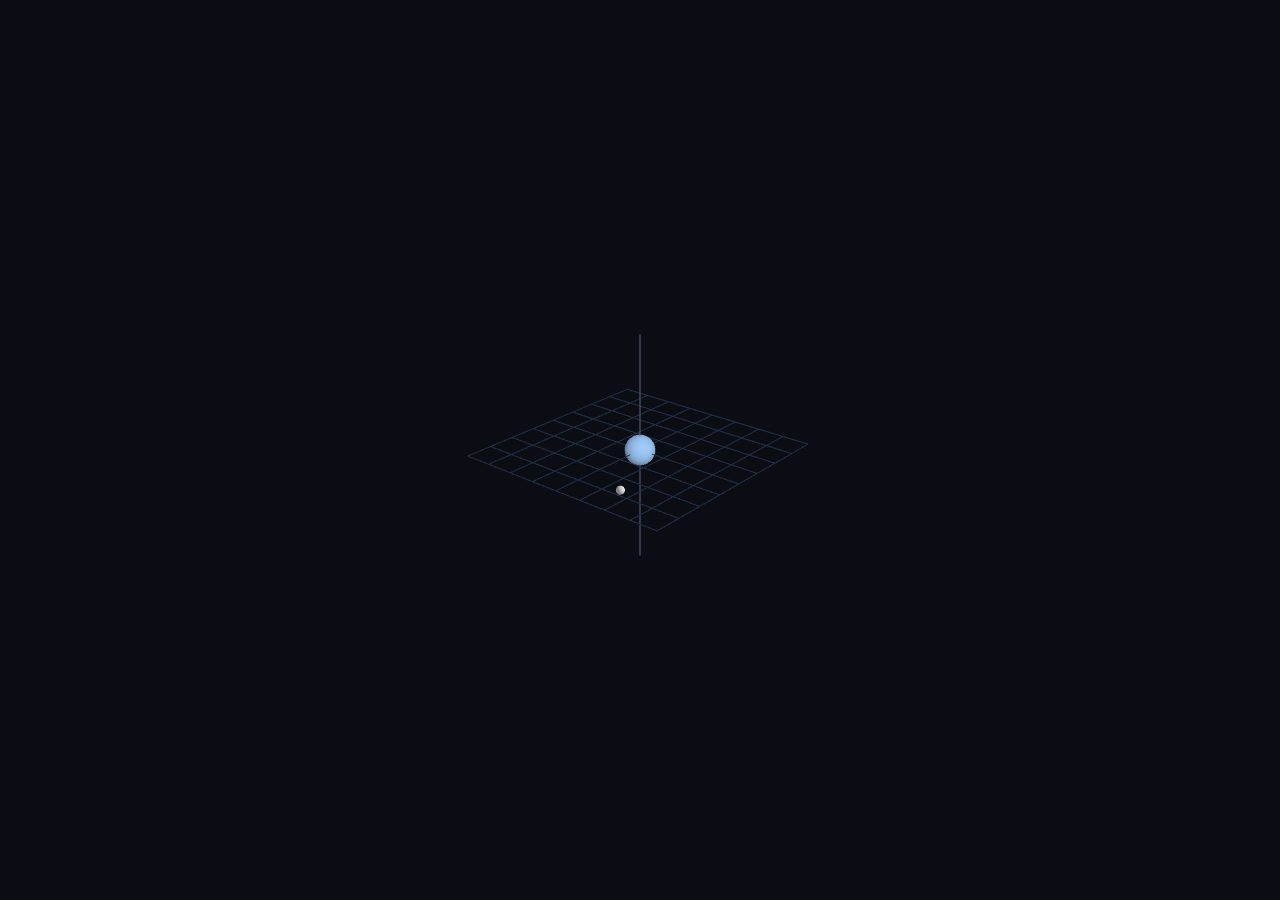
<file: week2/task3.html>
<!DOCTYPE html>
<html lang="ko">
<head>
<meta charset="utf-8">
<meta name="viewport" content="width=device-width, initial-scale=1">
<title>나만의 태양계 — 2주차 변환</title>
<style>
  html, body { margin: 0; height: 100%; overflow: hidden; background: #0a0d14; }
  canvas { display: block; width: 100vw; height: 100vh; touch-action: none; }
  #msg { position: fixed; inset: 0; display: grid; place-items: center;
         color: #e7ecf3; font: 15px/1.6 system-ui, sans-serif; padding: 2rem; text-align: center; }
  /* id 선택자가 브라우저 기본 [hidden] 규칙을 이기므로 여기서 다시 감춰 준다.
     이걸 빠뜨리면 보이지 않는 오버레이가 캔버스를 덮어 마우스가 먹지 않는다. */
  #msg[hidden] { display: none; }
</style>
</head>
<body>
<canvas id="cv"></canvas>
<div id="msg" hidden></div>

<script>
/* ============================================================================
   나만의 태양계 — 2주차 「변환 실습」에서 내보낸 코드
   ----------------------------------------------------------------------------
   이 파일은 실습 도구에서 직접 넣은 변환 값을 그대로 코드로 옮긴 것입니다.
   조작 UI 는 없고, 시간 t 가 자동으로 흘러가며 장면이 움직입니다.

   [읽는 순서]
     1. 내가 설계한 변환   ← 실습에서 입력한 값이 여기에 있습니다. 먼저 여기를 보세요
     2. 4x4 행렬 계산      ← 1번이 쓰는 도구
     3. 메시 만들기        ← 구와 인공위성 모양
     4. 셰이더            ← GPU 에게 주는 프로그램 (3주차에 배웁니다)
     5. 그리기 루프        ← 매 프레임 t 를 늘리고 다시 그린다

   [내 저장소에 올리기]
     이 파일을 저장소의 week2 폴더에 넣고 commit + push 하세요.
     GitHub Pages 를 켜 두었다면 아래 주소로 바로 열립니다.
       https://<username>.github.io/<저장소이름>/week2/task.html

   [조작]
     마우스 드래그 - 시점 회전 / 휠 - 확대 축소
   ============================================================================ */
'use strict';

/* ══════════════════════════════════════════════════════════════════════════
   1. 내가 설계한 변환
   ──────────────────────────────────────────────────────────────────────────
   각 함수는 시간 t 를 받아 그 물체의 4x4 모델 행렬을 돌려줍니다.
   실습 도구에서 위에서 아래로 놓았던 행렬을 순서대로 오른쪽에 곱합니다.
   즉 M = M1 · M2 · M3 이고, 정점에는 오른쪽 것부터 적용됩니다.
   ══════════════════════════════════════════════════════════════════════════ */

/* 도(degree)를 라디안으로 바꿉니다. 실습 도구의 deg() 와 같습니다. */
const deg = d => d * Math.PI / 180;

/* 지구 — 실습 도구에서 놓은 순서 그대로입니다 */
function earthMatrix(t) {
  let M = M4.identity(M4.create());
  M = M4.scale(M, M, [0.02, 0.02, 0.02]);   // 크기(균등) 0.02배
  M = M4.scale(M, M, [6.371, 6.371, 6.371]);   // 크기 S(6.371, 6.371, 6.371)
  return M;
}

/* 달 — 실습 도구에서 놓은 순서 그대로입니다 */
function moonMatrix(t) {
  let M = M4.identity(M4.create());
  M = M4.scale(M, M, [0.02, 0.02, 0.02]);   // 크기(균등) 0.02배
  M = M4.rotateZ(M, M, deg(t * 0.036 * 1000));   // 회전 Rz(t*0.036*1000도)
  M = M4.translate(M, M, [38.44, 0, 0]);   // 이동 T(38.44, 0, 0)
  M = M4.scale(M, M, [1.737, 1.737, 1.737]);   // 크기 S(1.737, 1.737, 1.737)
  return M;
}

/* 인공위성 — 실습 도구에서 놓은 순서 그대로입니다 */
function satelliteMatrix(t) {
  let M = M4.identity(M4.create());
  M = M4.scale(M, M, [0.02, 0.02, 0.02]);   // 크기(균등) 0.02배
  M = M4.rotateY(M, M, deg(43));   // 회전 Ry(43도)
  M = M4.rotateZ(M, M, deg(t * 15.275 * 10));   // 회전 Rz(t*15.275*10도)
  M = M4.translate(M, M, [6.861, 0, 0]);   // 이동 T(6.861, 0, 0)
  M = M4.scale(M, M, [0.116, 0.116, 0.116]);   // 크기(균등) 0.116배
  M = M4.rotateY(M, M, deg(90));   // 회전 Ry(90도)
  return M;
}


/* 축의 표시 범위 — 실습 도구의 「축 범위」 값입니다. */
const RANGE = { x: 1, y: 1, z: 1 };

/* 물체 목록 — 색과 모양, 그리고 위에서 정의한 변환 함수를 묶습니다. */
const OBJECTS = [
  { name: '지구', color: [0.35, 0.60, 0.95], shape: 'sphere', matrix: earthMatrix },
  { name: '달', color: [0.78, 0.78, 0.82], shape: 'sphere', matrix: moonMatrix },
  { name: '인공위성', color: [0.95, 0.72, 0.35], shape: 'satellite', matrix: satelliteMatrix },
];

/* 시간이 흐르는 속도와 되돌아가는 지점 (실습 도구와 같은 규칙) */
const T_SPEED = 0.5;
const T_MAX = 20;

/* ══════════════════════════════════════════════════════════════════════════
   2. 4x4 행렬 계산
   ──────────────────────────────────────────────────────────────────────────
   WebGL 은 행렬을 "열 우선(column-major)" 으로 받습니다.
   즉 배열의 앞 4개가 1열, 다음 4개가 2열입니다. m[12], m[13], m[14] 가 이동 성분입니다.
   ══════════════════════════════════════════════════════════════════════════ */
const M4 = {
  create: () => new Float32Array([1,0,0,0, 0,1,0,0, 0,0,1,0, 0,0,0,1]),
  identity: o => { o.set([1,0,0,0, 0,1,0,0, 0,0,1,0, 0,0,0,1]); return o; },

  /* o = a · b */
  multiply: (o, a, b) => {
    const r = new Float32Array(16);
    for (let c = 0; c < 4; c++)
      for (let row = 0; row < 4; row++) {
        let s = 0;
        for (let k = 0; k < 4; k++) s += a[k*4 + row] * b[c*4 + k];
        r[c*4 + row] = s;
      }
    o.set(r); return o;
  },

  translate: (o, a, v) => {
    const t = M4.identity(M4.create());
    t[12] = v[0]; t[13] = v[1]; t[14] = v[2];
    return M4.multiply(o, a, t);
  },
  scale: (o, a, v) => {
    const t = M4.identity(M4.create());
    t[0] = v[0]; t[5] = v[1]; t[10] = v[2];
    return M4.multiply(o, a, t);
  },
  rotateX: (o, a, r) => {
    const t = M4.identity(M4.create()), c = Math.cos(r), s = Math.sin(r);
    t[5] = c; t[6] = s; t[9] = -s; t[10] = c;
    return M4.multiply(o, a, t);
  },
  rotateY: (o, a, r) => {
    const t = M4.identity(M4.create()), c = Math.cos(r), s = Math.sin(r);
    t[0] = c; t[2] = -s; t[8] = s; t[10] = c;
    return M4.multiply(o, a, t);
  },
  rotateZ: (o, a, r) => {
    const t = M4.identity(M4.create()), c = Math.cos(r), s = Math.sin(r);
    t[0] = c; t[1] = s; t[4] = -s; t[5] = c;
    return M4.multiply(o, a, t);
  },

  /* 카메라 행렬 — eye 에서 center 를 바라본다 (4주차에 배웁니다) */
  lookAt: (o, eye, center, up) => {
    let zx = eye[0]-center[0], zy = eye[1]-center[1], zz = eye[2]-center[2];
    const zl = Math.hypot(zx, zy, zz) || 1; zx/=zl; zy/=zl; zz/=zl;
    let xx = up[1]*zz - up[2]*zy, xy = up[2]*zx - up[0]*zz, xz = up[0]*zy - up[1]*zx;
    const xl = Math.hypot(xx, xy, xz) || 1; xx/=xl; xy/=xl; xz/=xl;
    const yx = zy*xz - zz*xy, yy = zz*xx - zx*xz, yz = zx*xy - zy*xx;
    o.set([xx,yx,zx,0, xy,yy,zy,0, xz,yz,zz,0,
           -(xx*eye[0]+xy*eye[1]+xz*eye[2]),
           -(yx*eye[0]+yy*eye[1]+yz*eye[2]),
           -(zx*eye[0]+zy*eye[1]+zz*eye[2]), 1]);
    return o;
  },

  /* 원근 투영 행렬 (4주차에 배웁니다) */
  perspective: (o, fovy, aspect, near, far) => {
    const f = 1 / Math.tan(fovy/2), nf = 1 / (near - far);
    o.set([f/aspect,0,0,0, 0,f,0,0, 0,0,(far+near)*nf,-1, 0,0,2*far*near*nf,0]);
    return o;
  },

  /* 법선 행렬 = transpose(inverse(M)) 의 좌상단 3x3 (5주차 조명에서 씁니다) */
  normalFrom: m => {
    const a00=m[0],a01=m[1],a02=m[2], a10=m[4],a11=m[5],a12=m[6], a20=m[8],a21=m[9],a22=m[10];
    const b01 = a22*a11 - a12*a21, b11 = -a22*a10 + a12*a20, b21 = a21*a10 - a11*a20;
    let det = a00*b01 + a01*b11 + a02*b21;
    if (!det) return new Float32Array([1,0,0, 0,1,0, 0,0,1]);
    det = 1 / det;
    return new Float32Array([
      b01*det, (-a22*a01 + a02*a21)*det, ( a12*a01 - a02*a11)*det,
      b11*det, ( a22*a00 - a02*a20)*det, (-a12*a00 + a02*a10)*det,
      b21*det, (-a21*a00 + a01*a20)*det, ( a11*a00 - a01*a10)*det,
    ]);
  },
};

/* ══════════════════════════════════════════════════════════════════════════
   3. 메시 만들기 — 회전체
   ──────────────────────────────────────────────────────────────────────────
   (반지름, 높이) 점들을 y 축 둘레로 돌려서 삼각형을 만듭니다. 4주차에 자세히 배웁니다.
   ══════════════════════════════════════════════════════════════════════════ */
function revolution(profile, seg) {
  const pos = [], nrm = [], idx = [], rows = profile.length;
  for (let i = 0; i < rows; i++) {
    const r = profile[i][0], y = profile[i][1];
    const pp = profile[Math.max(i-1, 0)], pn = profile[Math.min(i+1, rows-1)];
    // 접선 (dr, dy) 를 +90도 돌린 (-dy, dr) 이 바깥을 향하는 법선이다
    const dr = pn[0]-pp[0], dy = pn[1]-pp[1];
    const nl = Math.hypot(dr, dy) || 1;
    const nr = -dy/nl, ny = dr/nl;
    for (let j = 0; j <= seg; j++) {
      const a = (j/seg) * Math.PI * 2, c = Math.cos(a), s = Math.sin(a);
      pos.push(r*c, y, r*s);
      nrm.push(nr*c, ny, nr*s);
    }
  }
  const stride = seg + 1;
  for (let i = 0; i < rows-1; i++)
    for (let j = 0; j < seg; j++) {
      const a = i*stride + j, b = a + stride;
      idx.push(a, b, a+1, a+1, b, b+1);
    }
  return { pos: new Float32Array(pos), nrm: new Float32Array(nrm), idx: new Uint16Array(idx) };
}

/* 구의 옆모습 — 반원 */
const sphereProfile = (R, steps) => {
  const p = [];
  for (let i = 0; i <= steps; i++) {
    const phi = Math.PI * (i/steps);
    p.push([R*Math.sin(phi), R*Math.cos(phi)]);
  }
  return p;
};
/* 원기둥의 옆모습 */
const cylinderProfile = (R, H) => [[0, H/2], [R, H/2], [R, -H/2], [0, -H/2]];

/* ══════════════════════════════════════════════════════════════════════════
   4. WebGL 준비와 셰이더
   ══════════════════════════════════════════════════════════════════════════ */
const cv = document.getElementById('cv');
const gl = cv.getContext('webgl2');
if (!gl) {
  const m = document.getElementById('msg');
  m.hidden = false;
  m.textContent = '이 브라우저에서는 WebGL2 를 쓸 수 없습니다. 최신 Chrome 또는 Edge 로 열어 주세요.';
  throw new Error('no webgl2');
}

/* 정점 셰이더 — 정점 하나하나에 대해 실행됩니다 */
const VS = `#version 300 es
layout(location=0) in vec3 aPos;
layout(location=1) in vec3 aNormal;
uniform mat4 uM, uVP;
uniform mat3 uN;
out vec3 vN;
void main(){
  vN = uN * aNormal;
  gl_Position = uVP * uM * vec4(aPos, 1.0);   // 여기가 M · v 입니다
}`;

/* 프래그먼트 셰이더 — 픽셀 하나하나에 대해 실행됩니다 */
const FS = `#version 300 es
precision highp float;
in vec3 vN;
uniform vec3 uColor;
out vec4 o;
void main(){
  float d = max(dot(normalize(vN), normalize(vec3(0.5, 0.8, 0.6))), 0.0);
  o = vec4(pow(uColor * (0.28 + 0.72*d), vec3(1.0/2.2)), 1.0);
}`;

/* 선(축과 격자)용 셰이더 */
const VSL = `#version 300 es
layout(location=0) in vec3 aPos;
uniform mat4 uVP, uM;
void main(){ gl_Position = uVP * uM * vec4(aPos, 1.0); }`;
const FSL = `#version 300 es
precision highp float;
uniform vec3 uColor;
out vec4 o;
void main(){ o = vec4(uColor, 1.0); }`;

function compile(type, src) {
  const s = gl.createShader(type);
  gl.shaderSource(s, src.trim());
  gl.compileShader(s);
  if (!gl.getShaderParameter(s, gl.COMPILE_STATUS)) throw new Error(gl.getShaderInfoLog(s));
  return s;
}
function program(vs, fs) {
  const p = gl.createProgram();
  gl.attachShader(p, compile(gl.VERTEX_SHADER, vs));
  gl.attachShader(p, compile(gl.FRAGMENT_SHADER, fs));
  gl.linkProgram(p);
  if (!gl.getProgramParameter(p, gl.LINK_STATUS)) throw new Error(gl.getProgramInfoLog(p));
  return p;
}
function uniforms(p, names) {
  const u = {};
  for (const n of names) u[n] = gl.getUniformLocation(p, n);
  return u;
}
function upload(m) {
  const vao = gl.createVertexArray();
  gl.bindVertexArray(vao);
  [['pos', 3, 0], ['nrm', 3, 1]].forEach(([key, size, loc]) => {
    if (!m[key]) return;
    const b = gl.createBuffer();
    gl.bindBuffer(gl.ARRAY_BUFFER, b);
    gl.bufferData(gl.ARRAY_BUFFER, m[key], gl.STATIC_DRAW);
    gl.enableVertexAttribArray(loc);
    gl.vertexAttribPointer(loc, size, gl.FLOAT, false, 0, 0);
  });
  const ib = gl.createBuffer();
  gl.bindBuffer(gl.ELEMENT_ARRAY_BUFFER, ib);
  gl.bufferData(gl.ELEMENT_ARRAY_BUFFER, m.idx, gl.STATIC_DRAW);
  gl.bindVertexArray(null);
  return { vao, count: m.idx.length };
}

const prog = program(VS, FS);
const U = uniforms(prog, ['uM', 'uVP', 'uN', 'uColor']);
const progL = program(VSL, FSL);
const UL = uniforms(progL, ['uM', 'uVP', 'uColor']);

const MESH = {
  sphere: upload(revolution(sphereProfile(1, 18), 28)),
  satBody: upload(revolution(cylinderProfile(0.6, 1.2), 12)),
  satPanel: upload({
    pos: new Float32Array([ 0.6,-1.6,-0.06, 2.6,-1.6,-0.06, 2.6,1.6,-0.06, 0.6,1.6,-0.06,
                            0.6,-1.6, 0.06, 2.6,-1.6, 0.06, 2.6,1.6, 0.06, 0.6,1.6, 0.06,
                           -0.6,-1.6,-0.06,-2.6,-1.6,-0.06,-2.6,1.6,-0.06,-0.6,1.6,-0.06,
                           -0.6,-1.6, 0.06,-2.6,-1.6, 0.06,-2.6,1.6, 0.06,-0.6,1.6, 0.06 ]),
    nrm: new Float32Array([ 0,0,-1, 0,0,-1, 0,0,-1, 0,0,-1,  0,0,1, 0,0,1, 0,0,1, 0,0,1,
                            0,0,-1, 0,0,-1, 0,0,-1, 0,0,-1,  0,0,1, 0,0,1, 0,0,1, 0,0,1 ]),
    idx: new Uint16Array([0,1,2,0,2,3, 4,6,5,4,7,6, 8,9,10,8,10,11, 12,14,13,12,15,14]),
  }),
};

/* 축과 격자용 선 버퍼 */
function lineBuf(cap) {
  const vao = gl.createVertexArray();
  gl.bindVertexArray(vao);
  const buf = gl.createBuffer();
  gl.bindBuffer(gl.ARRAY_BUFFER, buf);
  gl.bufferData(gl.ARRAY_BUFFER, cap*12, gl.DYNAMIC_DRAW);
  gl.enableVertexAttribArray(0);
  gl.vertexAttribPointer(0, 3, gl.FLOAT, false, 0, 0);
  gl.bindVertexArray(null);
  return { vao, buf, data: new Float32Array(cap*3), n: 0 };
}
function putLines(L, n) {
  gl.bindBuffer(gl.ARRAY_BUFFER, L.buf);
  gl.bufferSubData(gl.ARRAY_BUFFER, 0, L.data.subarray(0, n*3));
  L.n = n;
}
const IDENT = M4.identity(M4.create());
function drawLines(L, color, vp, m) {
  if (!L.n) return;
  gl.useProgram(progL);
  gl.uniformMatrix4fv(UL.uVP, false, vp);
  gl.uniformMatrix4fv(UL.uM, false, m || IDENT);
  gl.uniform3fv(UL.uColor, color);
  gl.bindVertexArray(L.vao);
  gl.drawArrays(gl.LINES, 0, L.n);
  gl.bindVertexArray(null);
}
const gridBuf = lineBuf(400), axesBuf = lineBuf(24);

/* ══════════════════════════════════════════════════════════════════════════
   5. 카메라 — 마우스로 돌려 보기
   ══════════════════════════════════════════════════════════════════════════ */
const cam = { yaw: 0.7, pitch: 0.42, dist: 9 };
let dragging = false, px = 0, py = 0;

cv.addEventListener('pointerdown', e => {
  dragging = true; px = e.clientX; py = e.clientY;
  cv.setPointerCapture(e.pointerId);            // 캔버스 밖으로 나가도 계속 따라온다
});
cv.addEventListener('pointermove', e => {
  if (!dragging) return;
  const k = Math.PI * 2 / cv.clientHeight;      // 화면 높이만큼 끌면 한 바퀴
  cam.yaw -= (e.clientX - px) * k;
  cam.pitch += (e.clientY - py) * k;
  cam.pitch = Math.max(-1.5, Math.min(1.5, cam.pitch));
  px = e.clientX; py = e.clientY;
});
const endDrag = e => { dragging = false; if (cv.hasPointerCapture(e.pointerId)) cv.releasePointerCapture(e.pointerId); };
cv.addEventListener('pointerup', endDrag);
cv.addEventListener('pointercancel', endDrag);
cv.addEventListener('wheel', e => {
  e.preventDefault();
  cam.dist = Math.max(0.5, Math.min(200, cam.dist * Math.exp(e.deltaY * 0.001)));
}, { passive: false });

/* z 축이 위인 좌표계입니다 (실습 도구와 같습니다) */
function cameraEye() {
  const cp = Math.cos(cam.pitch);
  return [cam.dist * cp * Math.cos(cam.yaw),
          cam.dist * cp * Math.sin(cam.yaw),
          cam.dist * Math.sin(cam.pitch)];
}

/* ══════════════════════════════════════════════════════════════════════════
   6. 그리기 루프 — 매 프레임 t 를 늘리고 다시 그린다
   ══════════════════════════════════════════════════════════════════════════ */
const vp = M4.create(), view = M4.create(), proj = M4.create();
let t = 0, last = performance.now();

function frame(now) {
  const dt = Math.min(0.05, (now - last) / 1000);
  last = now;

  // 시간 자동 증가 — T_MAX 에 닿으면 처음으로 되돌아간다
  t += dt * T_SPEED;
  if (t >= T_MAX) t = 0;

  // 캔버스 크기를 화면에 맞춘다
  const dpr = window.devicePixelRatio || 1;
  const w = Math.floor(cv.clientWidth * dpr), h = Math.floor(cv.clientHeight * dpr);
  if (cv.width !== w || cv.height !== h) { cv.width = w; cv.height = h; }
  gl.viewport(0, 0, cv.width, cv.height);

  gl.enable(gl.DEPTH_TEST);
  gl.clearColor(0.04, 0.05, 0.08, 1);
  gl.clear(gl.COLOR_BUFFER_BIT | gl.DEPTH_BUFFER_BIT);

  const rx = RANGE.x, ry = RANGE.y, rz = RANGE.z;
  const R = Math.max(rx, ry, rz);

  // 뷰 · 투영 행렬
  M4.lookAt(view, cameraEye(), [0,0,0], [0,0,1]);
  M4.perspective(proj, Math.PI/4, cv.width/cv.height, R*0.002, R*60);
  M4.multiply(vp, proj, view);

  // 격자와 축
  let k = 0;
  for (let i = 0; i <= 8; i++) {
    const u = -1 + 2*i/8;
    gridBuf.data.set([u*rx,-ry,0, u*rx,ry,0, -rx,u*ry,0, rx,u*ry,0], k);
    k += 12;
  }
  putLines(gridBuf, k/3);
  drawLines(gridBuf, [0.14,0.18,0.26], vp);
  axesBuf.data.set([-rx,0,0, rx,0,0,  0,-ry,0, 0,ry,0,  0,0,-rz, 0,0,rz]);
  putLines(axesBuf, 6);
  drawLines(axesBuf, [0.34,0.40,0.50], vp);

  // 물체 — 여기서 1번에서 만든 변환 함수를 부릅니다
  gl.useProgram(prog);
  gl.uniformMatrix4fv(U.uVP, false, vp);
  for (const o of OBJECTS) {
    const M = o.matrix(t);                       // ← 내가 설계한 변환
    gl.uniformMatrix4fv(U.uM, false, M);
    gl.uniformMatrix3fv(U.uN, false, M4.normalFrom(M));
    gl.uniform3fv(U.uColor, o.color);
    if (o.shape === 'satellite') {
      gl.bindVertexArray(MESH.satBody.vao);
      gl.drawElements(gl.TRIANGLES, MESH.satBody.count, gl.UNSIGNED_SHORT, 0);
      gl.uniform3f(U.uColor, 0.28, 0.36, 0.62);
      gl.bindVertexArray(MESH.satPanel.vao);
      gl.drawElements(gl.TRIANGLES, MESH.satPanel.count, gl.UNSIGNED_SHORT, 0);
    } else {
      gl.bindVertexArray(MESH.sphere.vao);
      gl.drawElements(gl.TRIANGLES, MESH.sphere.count, gl.UNSIGNED_SHORT, 0);
    }
  }
  gl.bindVertexArray(null);

  requestAnimationFrame(frame);
}
requestAnimationFrame(frame);
</script>
</body>
</html>
</file>
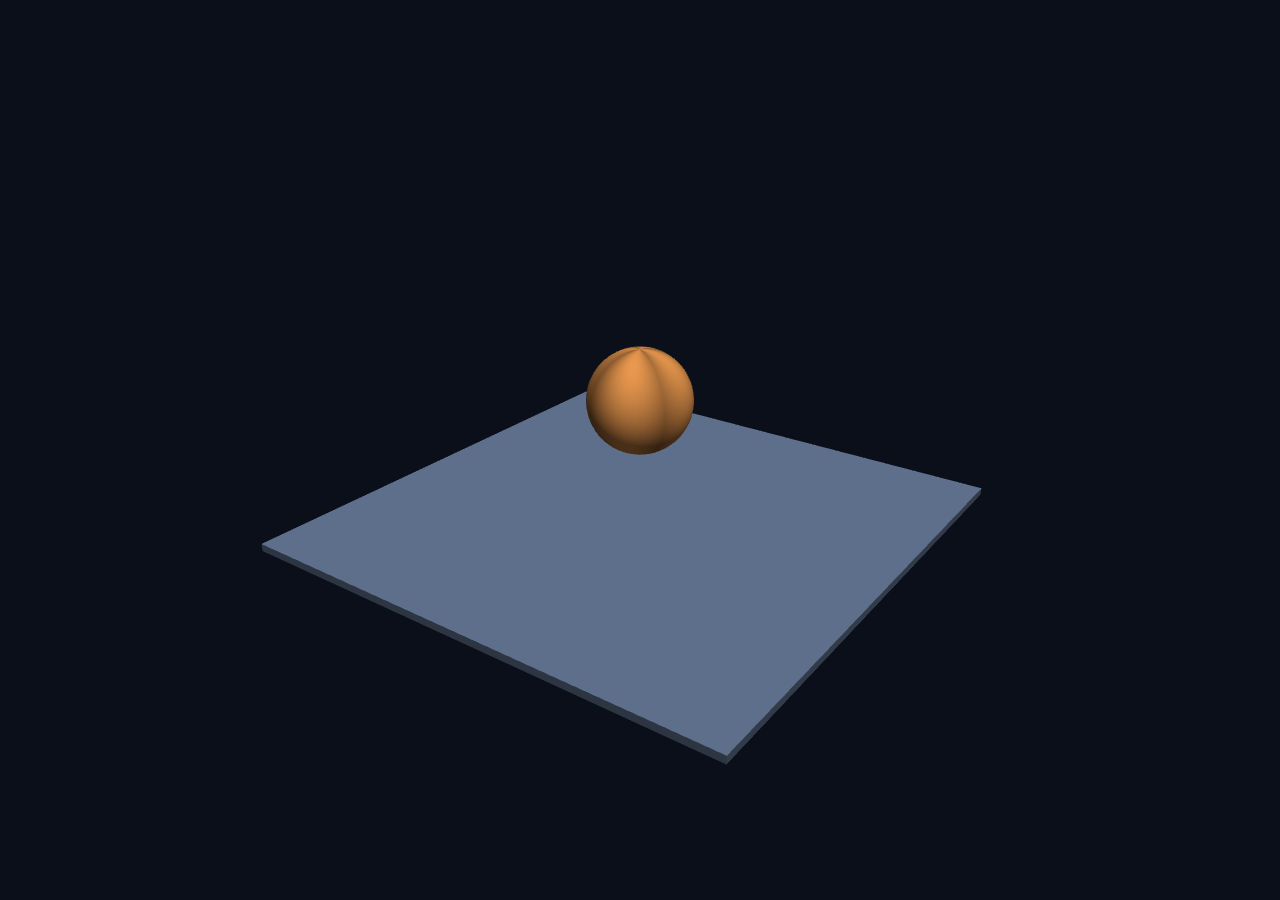
<file: week3/task1.html>
<!DOCTYPE html>
<html lang="ko">
<head>
<meta charset="utf-8">
<meta name="viewport" content="width=device-width, initial-scale=1">
<title>3주차 실습 1 — 출발점</title>
<style>
  html, body { margin: 0; height: 100%; overflow: hidden; background: #0b0f16; }
  canvas { display: block; width: 100vw; height: 100vh; }
</style>
</head>
<body>
<canvas id="glcanvas"></canvas>

<script>
/* ============================================================================
   3주차 실습 1 — 출발점 파일

   삼각형 하나를 그리는 가장 작은 WebGL2 프로그램입니다.
   이 파일 하나에 세 개의 프로그램이 모두 들어 있습니다.

     ① 메인 애플리케이션 — 이 <script> 안의 JavaScript (CPU 에서 실행)
     ② 버텍스 셰이더    — 아래 VS_SOURCE 문자열     (GPU 에서 실행)
     ③ 프래그먼트 셰이더 — 아래 FS_SOURCE 문자열     (GPU 에서 실행)

   강의 자료의 「실습 1」 을 보며 단계별로 고쳐 나가면 됩니다.
   ============================================================================ */
'use strict';

/* ══════════════════════════════════════════════════════════════════════════
   1. 메시 데이터 — 이 숫자들이 전부입니다
   ──────────────────────────────────────────────────────────────────────────
   각 버퍼의 "같은 번째" 값이 같은 정점의 정보입니다.
   예를 들어 정점 0 은 위치 (-0.75,-0.55,0), 법선 (0,0,1), 색 (0.92,0.35,0.32).
   ══════════════════════════════════════════════════════════════════════════ */
function makeBox(sx, sy, sz, r, g, b) {
  const x = sx / 2;
  const y = sy / 2;
  const z = sz / 2;

  // 결과를 담을 빈 배열 네 개
  const positions = [];
  const normals = [];
  const colors = [];
  const indices = [];

  // 면 하나를 추가하는 함수.
  // 꼭짓점 4개를 반시계 방향으로 주고, 그 면이 향하는 방향(법선)을 함께 줍니다.
  function addFace(p0, p1, p2, p3, nx, ny, nz) {
    // 지금까지 넣은 정점이 몇 개인지 = 이 면의 첫 정점 번호
    const first = positions.length / 3;

    // ① 꼭짓점 4개의 위치
    positions.push(p0[0], p0[1], p0[2]);
    positions.push(p1[0], p1[1], p1[2]);
    positions.push(p2[0], p2[1], p2[2]);
    positions.push(p3[0], p3[1], p3[2]);

    // ② 법선 — 네 꼭짓점 모두 같은 값입니다 (그래서 꼭짓점을 공유하지 않고 복제합니다)
    normals.push(nx, ny, nz);
    normals.push(nx, ny, nz);
    normals.push(nx, ny, nz);
    normals.push(nx, ny, nz);

    // ③ 색 — 위를 향한 면을 조금 밝게 해서 입체가 보이게 합니다
    const shade = 0.75 + 0.25 * ny;
    colors.push(r * shade, g * shade, b * shade);
    colors.push(r * shade, g * shade, b * shade);
    colors.push(r * shade, g * shade, b * shade);
    colors.push(r * shade, g * shade, b * shade);

    // ④ 사각형 하나는 삼각형 두 개로 만듭니다
    indices.push(first + 0, first + 1, first + 2);
    indices.push(first + 0, first + 2, first + 3);
  }

  //          꼭짓점 4개를 반시계 방향으로                                법선        어느 면
  addFace([-x, -y,  z], [ x, -y,  z], [ x,  y,  z], [-x,  y,  z],   0,  0,  1);  // 앞
  addFace([ x, -y, -z], [-x, -y, -z], [-x,  y, -z], [ x,  y, -z],   0,  0, -1);  // 뒤
  addFace([ x, -y,  z], [ x, -y, -z], [ x,  y, -z], [ x,  y,  z],   1,  0,  0);  // 오른쪽
  addFace([-x, -y, -z], [-x, -y,  z], [-x,  y,  z], [-x,  y, -z],  -1,  0,  0);  // 왼쪽
  addFace([-x,  y,  z], [ x,  y,  z], [ x,  y, -z], [-x,  y, -z],   0,  1,  0);  // 위
  addFace([-x, -y, -z], [ x, -y, -z], [ x, -y,  z], [-x, -y,  z],   0, -1,  0);  // 아래

  return {
    positions: new Float32Array(positions),
    normals:   new Float32Array(normals),
    colors:    new Float32Array(colors),
    indices:   new Uint16Array(indices),
  };
}

function makeSphere(radius, rows, cols, red, green, blue) {
  const positions = [];
  const normals = [];
  const colors = [];
  const indices = [];

  // ① 위도·경도를 따라 격자점을 만듭니다
  for (let i = 0; i <= rows; i++) {
    const phi = Math.PI * i / rows;                 // 0(북극) ~ π(남극)

    for (let j = 0; j <= cols; j++) {
      const theta = 2 * Math.PI * j / cols;         // 경도 한 바퀴

      // 반지름 1인 구 위의 점 = 그 점의 방향
      const nx = Math.sin(phi) * Math.cos(theta);
      const ny = Math.cos(phi);
      const nz = Math.sin(phi) * Math.sin(theta);

      positions.push(nx * radius, ny * radius, nz * radius);
      normals.push(nx, ny, nz);                     // 구의 법선은 곧 방향벡터입니다

      // 경도에 따라 밝기를 조금 달리해 둡니다. 그래야 자전이 눈에 보입니다.
      const shade = 0.70 + 0.30 * Math.abs(Math.cos(theta * 2.0));
      colors.push(red * shade, green * shade, blue * shade);
    }
  }

  // ② 이웃한 격자점 네 개를 삼각형 두 개로 잇습니다
  const stride = cols + 1;                          // 한 줄에 들어 있는 정점 수

  for (let i = 0; i < rows; i++) {
    for (let j = 0; j < cols; j++) {
      const topLeft = i * stride + j;
      const topRight = topLeft + 1;
      const bottomLeft = topLeft + stride;
      const bottomRight = bottomLeft + 1;

      indices.push(topLeft, bottomLeft, topRight);
      indices.push(topRight, bottomLeft, bottomRight);
    }
  }

  return {
    positions: new Float32Array(positions),
    normals:   new Float32Array(normals),
    colors:    new Float32Array(colors),
    indices:   new Uint16Array(indices),
  };
}

/* ══════════════════════════════════════════════════════════════════════════
   2. 버텍스 셰이더 — 정점 하나마다 한 번씩 실행됩니다
   ══════════════════════════════════════════════════════════════════════════ */
const VS_SOURCE = `#version 300 es

layout(location=0) in vec3 aPos;      // 정점 위치 버퍼에서 들어온다
layout(location=1) in vec3 aNormal;   // 법선 버퍼
layout(location=3) in vec3 aColor;    // 정점 색 버퍼

uniform float uTime;
uniform mat4  uModel;                 // 물체를 세계 속 제자리에 놓는 행렬
uniform mat4  uViewProj;              // 카메라에서 본 모습 + 원근

out vec3 vColor;
out vec3 vNormal;

void main() {
  vColor  = aColor;
  vNormal = mat3(uModel) * aNormal;   // 물체가 돌면 법선도 같이 돌아야 한다
  gl_Position = uViewProj * uModel * vec4(aPos, 1.0);
}

`;

/* ══════════════════════════════════════════════════════════════════════════
   3. 프래그먼트 셰이더 — 픽셀 하나마다 한 번씩 실행됩니다
   ══════════════════════════════════════════════════════════════════════════ */
const FS_SOURCE = `#version 300 es
precision highp float;                // 실수 정밀도 선언 — 여기서는 필수입니다

in vec3 vColor;                       // 버텍스 셰이더가 보낸 값이 "보간되어" 들어온다
in vec3 vNormal;

uniform float uTime;

out vec4 fragColor;                   // 이 픽셀의 최종 색

void main() {
  vec3 N = normalize(vNormal);                       // 보간 때문에 길이가 틀어져 있다
  vec3 L = normalize(vec3(0.45, 0.8, 0.35));         // 광원 쪽 방향

  float diff = max(dot(N, L), 0.0);                  // ← 2주차의 내적

  fragColor = vec4(vColor * (0.3 + 0.7 * diff), 1.0);
}

`;

/* ══════════════════════════════════════════════════════════════════════════
   4. WebGL 준비
   ══════════════════════════════════════════════════════════════════════════ */
const canvas = document.getElementById('glcanvas');
const gl = canvas.getContext('webgl2');
if (!gl) {
  document.body.innerHTML =
    '<p style="color:#fff;font:16px sans-serif;padding:2rem">' +
    'WebGL2 를 사용할 수 없습니다. 최신 Chrome 또는 Edge 로 열어 주세요.</p>';
  throw new Error('no webgl2');
}

// 셰이더 문자열을 컴파일한다. 실패하면 오류에 "몇 줄"인지 나온다.
function compileShader(type, source) {
  const s = gl.createShader(type);
  gl.shaderSource(s, source);
  gl.compileShader(s);
  if (!gl.getShaderParameter(s, gl.COMPILE_STATUS)) {
    const kind = (type === gl.VERTEX_SHADER) ? '버텍스' : '프래그먼트';
    throw new Error(kind + ' 셰이더 오류\n' + gl.getShaderInfoLog(s));
  }
  return s;
}

// 두 셰이더를 하나의 "프로그램" 으로 묶는다.
function createProgram(vsSource, fsSource) {
  const p = gl.createProgram();
  gl.attachShader(p, compileShader(gl.VERTEX_SHADER, vsSource));
  gl.attachShader(p, compileShader(gl.FRAGMENT_SHADER, fsSource));
  gl.linkProgram(p);
  if (!gl.getProgramParameter(p, gl.LINK_STATUS)) {
    throw new Error('링크 오류\n' + gl.getProgramInfoLog(p));
  }
  return p;
}

const program = createProgram(VS_SOURCE, FS_SOURCE);

// uniform 의 "위치"를 이름으로 찾아 둔다. 매 프레임 찾으면 느리다.
const uTimeLoc = gl.getUniformLocation(program, 'uTime');

const uModelLoc = gl.getUniformLocation(program, 'uModel');
const uViewProjLoc = gl.getUniformLocation(program, 'uViewProj');

// ── 4×4 행렬 도구 ─────────────────────────────────────────────────
// WebGL 은 행렬을 "열 우선(column-major)" 으로 받습니다.
// 아래 코드에서 **한 줄이 행렬의 한 「열」** 입니다.
// 2주차에 종이에 쓰던 모양을 옆으로 눕혀 놓은 것이라고 생각하면 됩니다.
//
//   종이에 쓰던 모양              코드에 적는 모양
//   ┌ 1  0  0  tx ┐               1,  0,  0, 0,     ← 1열
//   │ 0  1  0  ty │      →        0,  1,  0, 0,     ← 2열
//   │ 0  0  1  tz │               0,  0,  1, 0,     ← 3열
//   └ 0  0  0  1  ┘              tx, ty, tz, 1,     ← 4열 (이동량이 여기 들어간다)
//
// 각도·이동량 같은 값을 받아야 하므로 함수로 만들고,
// 부를 때마다 새 배열을 돌려주어 서로 영향을 주지 않게 합니다.

const M4 = {};

// 단위행렬 — 곱해도 아무것도 바뀌지 않는 행렬
M4.identity = function () {
  return new Float32Array([
    1, 0, 0, 0,
    0, 1, 0, 0,
    0, 0, 1, 0,
    0, 0, 0, 1,
  ]);
};

// 이동 — 2주차의 T(tx, ty, tz)
M4.translate = function (tx, ty, tz) {
  return new Float32Array([
     1,  0,  0, 0,
     0,  1,  0, 0,
     0,  0,  1, 0,
    tx, ty, tz, 1,
  ]);
};

// 크기 — 2주차의 S(sx, sy, sz). 대각선에 배율을 놓는다
M4.scale = function (sx, sy, sz) {
  return new Float32Array([
    sx,  0,  0, 0,
     0, sy,  0, 0,
     0,  0, sz, 0,
     0,  0,  0, 1,
  ]);
};

// x축 회전 — 2주차의 Rx
M4.rotateX = function (angle) {
  const c = Math.cos(angle);
  const s = Math.sin(angle);
  return new Float32Array([
    1,  0, 0, 0,
    0,  c, s, 0,
    0, -s, c, 0,
    0,  0, 0, 1,
  ]);
};

// y축 회전 — 2주차의 Ry
M4.rotateY = function (angle) {
  const c = Math.cos(angle);
  const s = Math.sin(angle);
  return new Float32Array([
    c, 0, -s, 0,
    0, 1,  0, 0,
    s, 0,  c, 0,
    0, 0,  0, 1,
  ]);
};

// 두 행렬을 곱합니다.  결과 = a · b   (2주차에서 손으로 하던 그 곱셈)
M4.multiply = function (a, b) {
  const out = new Float32Array(16);
  for (let col = 0; col < 4; col++) {
    for (let row = 0; row < 4; row++) {
      let sum = 0;
      for (let k = 0; k < 4; k++) {
        sum = sum + a[k * 4 + row] * b[col * 4 + k];
      }
      out[col * 4 + row] = sum;
    }
  }
  return out;
};

/* ══════════════════════════════════════════════════════════════════════════
   5. 버퍼를 만들어 GPU 메모리로 보낸다
   ──────────────────────────────────────────────────────────────────────────
   VAO(Vertex Array Object) 는 "어떤 버퍼를 몇 번 자리에 어떻게 읽을지"를
   한 묶음으로 기억해 두는 것입니다. 그려야 할 때 이것만 bind 하면 됩니다.
   ══════════════════════════════════════════════════════════════════════════ */
function createMesh(mesh) {
  const vao = gl.createVertexArray();
  gl.bindVertexArray(vao);

  function attribute(data, location, size) {
    if (!data) return;
    const buf = gl.createBuffer();
    gl.bindBuffer(gl.ARRAY_BUFFER, buf);
    gl.bufferData(gl.ARRAY_BUFFER, data, gl.STATIC_DRAW);   // ← CPU 에서 GPU 로 복사
    gl.enableVertexAttribArray(location);
    gl.vertexAttribPointer(location, size, gl.FLOAT, false, 0, 0);
  }
  attribute(mesh.positions, 0, 3);   // location 0 ← aPos
  attribute(mesh.normals,   1, 3);   // location 1 ← aNormal
  attribute(mesh.colors,    3, 3);   // location 3 ← aColor

  const ibo = gl.createBuffer();
  gl.bindBuffer(gl.ELEMENT_ARRAY_BUFFER, ibo);
  gl.bufferData(gl.ELEMENT_ARRAY_BUFFER, mesh.indices, gl.STATIC_DRAW);

  gl.bindVertexArray(null);
  return { vao: vao, count: mesh.indices.length };
}

const ball  = createMesh(makeSphere(0.8, 24, 48, 0.95, 0.62, 0.32));  // 공중에 뜰 공
const floor = createMesh(makeBox(8.0, 0.12, 8.0, 0.42, 0.50, 0.62));  // 아주 납작한 상자 = 바닥

/* ══════════════════════════════════════════════════════════════════════════
   6. 매 프레임 그린다
   ══════════════════════════════════════════════════════════════════════════ */
const startTime = performance.now();

function render() {
  // 캔버스 크기를 화면에 맞춘다 (고해상도 화면 대응)
  const dpr = window.devicePixelRatio || 1;
  const w = Math.floor(canvas.clientWidth * dpr);
  const h = Math.floor(canvas.clientHeight * dpr);
  if (canvas.width !== w || canvas.height !== h) {
    canvas.width = w;
    canvas.height = h;
  }
  gl.viewport(0, 0, canvas.width, canvas.height);

  gl.enable(gl.DEPTH_TEST);      // 앞에 있는 것만 남긴다

  // 화면을 지운다
  gl.clearColor(0.04, 0.06, 0.10, 1.0);
  gl.clear(gl.COLOR_BUFFER_BIT | gl.DEPTH_BUFFER_BIT);

  const time = (performance.now() - startTime) / 1000;
  
  const aspect = canvas.width / canvas.height;

  // ── 카메라 ─────────────────────────────────────────────────────
  let camera = M4.identity();

  // ① 보고 싶은 지점을 원점으로 끌어온다
  camera = M4.multiply(M4.translate(0, -1.1, 0), camera);

  // ② 세계를 좌우로 돌린다 (카메라가 옆으로 도는 것과 같다)
  camera = M4.multiply(M4.rotateY(-0.62), camera);

  // ③ 세계를 위아래로 기울인다 (위에서 내려다보게 된다)
  camera = M4.multiply(M4.rotateX(0.42), camera);

  // ④ 뒤로 물러난 만큼 세계를 앞으로 밀어낸다
  camera = M4.multiply(M4.translate(0, 0, -8), camera);

  // ⑤ 원근 — 마지막 행을 건드리면 먼 것이 작아집니다 (2주차 8절)
  //    아래 -1/8 자리가 z 를 w 로 흘려보내는 자리입니다
  const perspective = new Float32Array([
    1, 0, 0,      0,
    0, 1, 0,      0,
    0, 0, 1, -1 / 8,
    0, 0, 0,      1,
  ]);
  camera = M4.multiply(perspective, camera);

  // ⑥ 보이는 공간을 -1 ~ 1 로 줄인다 (그냥 크기 조절입니다)
  camera = M4.multiply(M4.scale(1 / (3.4 * aspect), 1 / 3.4, -1 / 30), camera);

  const viewProj = camera;

  gl.useProgram(program);                    // ← uniform 을 넣기 전에 반드시 먼저!
  gl.uniform1f(uTimeLoc, time);
  gl.uniformMatrix4fv(uViewProjLoc, false, viewProj);

  // ── 바닥 — 원점에 그대로 둔다 (윗면이 y = 0 이 되도록 살짝 내림)
  gl.uniformMatrix4fv(uModelLoc, false, M4.translate(0, -0.06, 0));
  gl.bindVertexArray(floor.vao);
  gl.drawElements(gl.TRIANGLES, floor.count, gl.UNSIGNED_SHORT, 0);

  // ── 공 — 공중에 띄우고 시간에 따라 돌린다
  //    오른쪽부터 적용: 먼저 제자리에서 돌고(rotateY), 그다음 위로 올라간다(translate)
  const model = M4.multiply(M4.translate(0, 1.9, 0), M4.rotateY(time * 0.8));
  //const model = M4.multiply(M4.rotateY(time * 0.8), M4.translate(0, 1.9, 0));
  gl.uniformMatrix4fv(uModelLoc, false, model);
  gl.bindVertexArray(ball.vao);
  gl.drawElements(gl.TRIANGLES, ball.count, gl.UNSIGNED_SHORT, 0);

  gl.bindVertexArray(null);

  requestAnimationFrame(render);
}
requestAnimationFrame(render);
</script>
</body>
</html>
</file>
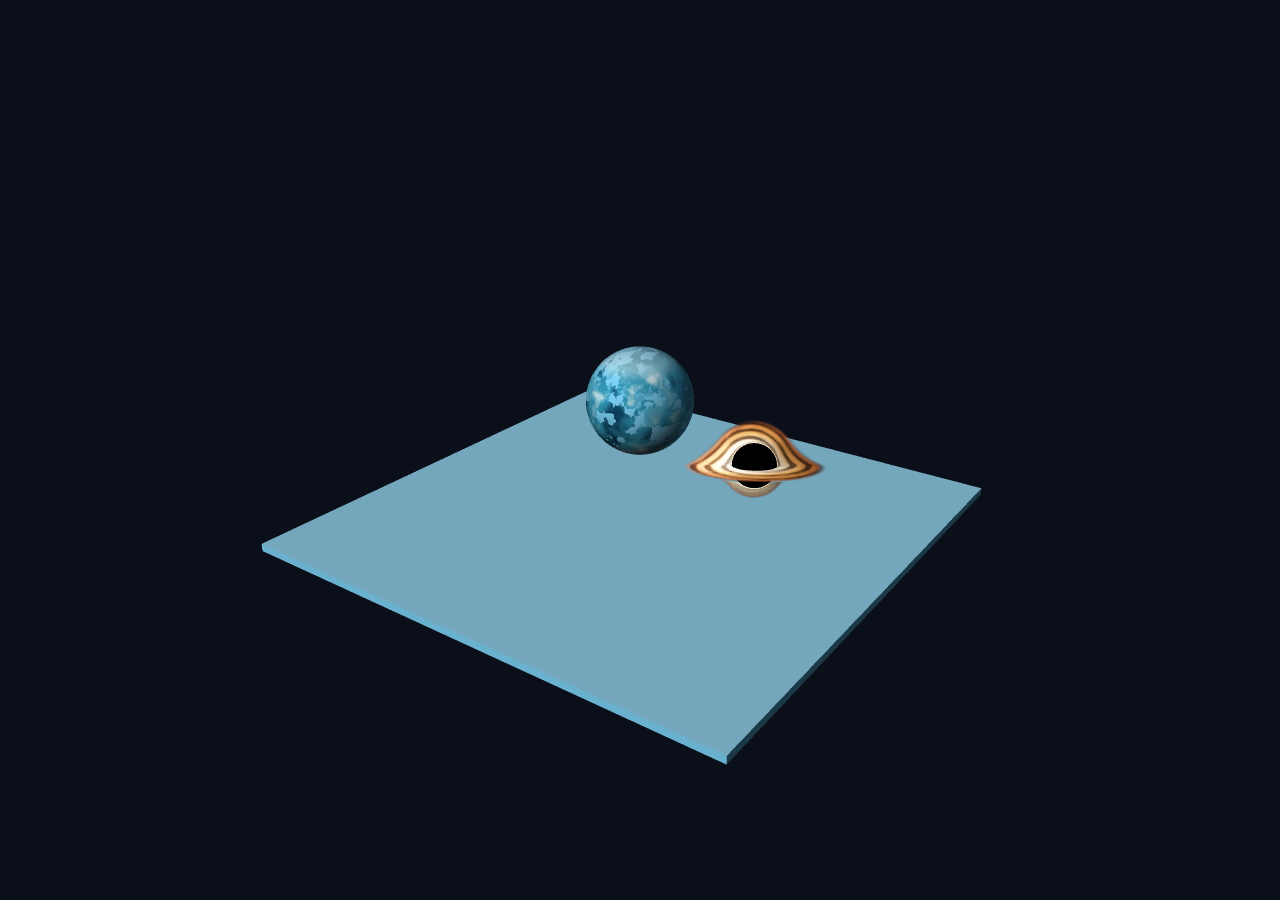
<file: week3/task2.html>
<!DOCTYPE html>
<html lang="ko">
<head>
<meta charset="utf-8">
<meta name="viewport" content="width=device-width, initial-scale=1">
<title>3주차 실습 1 — 출발점</title>
<style>
  html, body { margin: 0; height: 100%; overflow: hidden; background: #0b0f16; }
  canvas { display: block; width: 100vw; height: 100vh; }
</style>
</head>
<body>
<canvas id="glcanvas"></canvas>

<script>
/* ============================================================================
   3주차 실습 1 — 출발점 파일

   삼각형 하나를 그리는 가장 작은 WebGL2 프로그램입니다.
   이 파일 하나에 세 개의 프로그램이 모두 들어 있습니다.

     ① 메인 애플리케이션 — 이 <script> 안의 JavaScript (CPU 에서 실행)
     ② 버텍스 셰이더    — 아래 VS_SOURCE 문자열     (GPU 에서 실행)
     ③ 프래그먼트 셰이더 — 아래 FS_SOURCE 문자열     (GPU 에서 실행)

   강의 자료의 「실습 1」 을 보며 단계별로 고쳐 나가면 됩니다.
   ============================================================================ */
'use strict';

/* ══════════════════════════════════════════════════════════════════════════
   1. 메시 데이터 — 이 숫자들이 전부입니다
   ──────────────────────────────────────────────────────────────────────────
   각 버퍼의 "같은 번째" 값이 같은 정점의 정보입니다.
   예를 들어 정점 0 은 위치 (-0.75,-0.55,0), 법선 (0,0,1), 색 (0.92,0.35,0.32).
   ══════════════════════════════════════════════════════════════════════════ */
function makeBox(sx, sy, sz, r, g, b) {
  const x = sx / 2;
  const y = sy / 2;
  const z = sz / 2;

  // 결과를 담을 빈 배열 네 개
  const positions = [];
  const normals = [];
  const colors = [];
  const indices = [];

  // 면 하나를 추가하는 함수.
  // 꼭짓점 4개를 반시계 방향으로 주고, 그 면이 향하는 방향(법선)을 함께 줍니다.
  function addFace(p0, p1, p2, p3, nx, ny, nz) {
    // 지금까지 넣은 정점이 몇 개인지 = 이 면의 첫 정점 번호
    const first = positions.length / 3;

    // ① 꼭짓점 4개의 위치
    positions.push(p0[0], p0[1], p0[2]);
    positions.push(p1[0], p1[1], p1[2]);
    positions.push(p2[0], p2[1], p2[2]);
    positions.push(p3[0], p3[1], p3[2]);

    // ② 법선 — 네 꼭짓점 모두 같은 값입니다 (그래서 꼭짓점을 공유하지 않고 복제합니다)
    normals.push(nx, ny, nz);
    normals.push(nx, ny, nz);
    normals.push(nx, ny, nz);
    normals.push(nx, ny, nz);

    // ③ 색 — 위를 향한 면을 조금 밝게 해서 입체가 보이게 합니다
    const shade = 0.75 + 0.25 * ny;
    colors.push(r * shade, g * shade, b * shade);
    colors.push(r * shade, g * shade, b * shade);
    colors.push(r * shade, g * shade, b * shade);
    colors.push(r * shade, g * shade, b * shade);

    // ④ 사각형 하나는 삼각형 두 개로 만듭니다
    indices.push(first + 0, first + 1, first + 2);
    indices.push(first + 0, first + 2, first + 3);
  }

  //          꼭짓점 4개를 반시계 방향으로                                법선        어느 면
  addFace([-x, -y,  z], [ x, -y,  z], [ x,  y,  z], [-x,  y,  z],   0,  0,  1);  // 앞
  addFace([ x, -y, -z], [-x, -y, -z], [-x,  y, -z], [ x,  y, -z],   0,  0, -1);  // 뒤
  addFace([ x, -y,  z], [ x, -y, -z], [ x,  y, -z], [ x,  y,  z],   1,  0,  0);  // 오른쪽
  addFace([-x, -y, -z], [-x, -y,  z], [-x,  y,  z], [-x,  y, -z],  -1,  0,  0);  // 왼쪽
  addFace([-x,  y,  z], [ x,  y,  z], [ x,  y, -z], [-x,  y, -z],   0,  1,  0);  // 위
  addFace([-x, -y, -z], [ x, -y, -z], [ x, -y,  z], [-x, -y,  z],   0, -1,  0);  // 아래

  return {
    positions: new Float32Array(positions),
    normals:   new Float32Array(normals),
    colors:    new Float32Array(colors),
    indices:   new Uint16Array(indices),
  };
}

function makeSphere(radius, rows, cols, red, green, blue) {
  const positions = [];
  const normals = [];
  const colors = [];
  const indices = [];

  // ① 위도·경도를 따라 격자점을 만듭니다
  for (let i = 0; i <= rows; i++) {
    const phi = Math.PI * i / rows;                 // 0(북극) ~ π(남극)

    for (let j = 0; j <= cols; j++) {
      const theta = 2 * Math.PI * j / cols;         // 경도 한 바퀴

      // 반지름 1인 구 위의 점 = 그 점의 방향
      const nx = Math.sin(phi) * Math.cos(theta);
      const ny = Math.cos(phi);
      const nz = Math.sin(phi) * Math.sin(theta);

      positions.push(nx * radius, ny * radius, nz * radius);
      normals.push(nx, ny, nz);                     // 구의 법선은 곧 방향벡터입니다

      // 경도에 따라 밝기를 조금 달리해 둡니다. 그래야 자전이 눈에 보입니다.
      const shade = 0.70 + 0.30 * Math.abs(Math.cos(theta * 2.0));
      colors.push(red * shade, green * shade, blue * shade);
    }
  }

  // ② 이웃한 격자점 네 개를 삼각형 두 개로 잇습니다
  const stride = cols + 1;                          // 한 줄에 들어 있는 정점 수

  for (let i = 0; i < rows; i++) {
    for (let j = 0; j < cols; j++) {
      const topLeft = i * stride + j;
      const topRight = topLeft + 1;
      const bottomLeft = topLeft + stride;
      const bottomRight = bottomLeft + 1;

      indices.push(topLeft, bottomLeft, topRight);
      indices.push(topRight, bottomLeft, bottomRight);
    }
  }

  return {
    positions: new Float32Array(positions),
    normals:   new Float32Array(normals),
    colors:    new Float32Array(colors),
    indices:   new Uint16Array(indices),
  };
}

/* ══════════════════════════════════════════════════════════════════════════
   2. 버텍스 셰이더 — 정점 하나마다 한 번씩 실행됩니다
   ══════════════════════════════════════════════════════════════════════════ */
const VS_SOURCE = `#version 300 es

layout(location=0) in vec3 aPos;      // 정점 위치 버퍼에서 들어온다
layout(location=1) in vec3 aNormal;   // 법선 버퍼
layout(location=3) in vec3 aColor;    // 정점 색 버퍼

uniform float uTime;
uniform mat4  uModel;                 // 물체를 세계 속 제자리에 놓는 행렬
uniform mat4  uViewProj;              // 카메라에서 본 모습 + 원근

out vec3 vColor;
out vec3 vNormal;
out vec3 vSurf;                        // 물체 기준 법선 — 무늬가 표면에 붙어 돌게 한다

void main() {
  vColor  = aColor;
  vNormal = mat3(uModel) * aNormal;   // 물체가 돌면 법선도 같이 돌아야 한다
  vSurf   = aNormal;                  // 물체 기준 법선 — 무늬가 표면에 붙어 돌게 한다
  gl_Position = uViewProj * uModel * vec4(aPos, 1.0);
}

`;

/* ══════════════════════════════════════════════════════════════════════════
   3. 프래그먼트 셰이더 — 픽셀 하나마다 한 번씩 실행됩니다
   ══════════════════════════════════════════════════════════════════════════ */
const FS_SOURCE = `#version 300 es
precision highp float;

in vec3 vColor;
in vec3 vNormal;      // 세계 기준 법선 — 빛 계산에 쓴다
in vec3 vSurf;        // 물체 기준 법선 — 무늬가 표면에 붙어 돌게 한다

uniform float uTime;

out vec4 fragColor;

/* ── 잡음 만들기 ───────────────────────────────────────────────
   이미지 파일 없이 무늬를 만들려면 "규칙적이지 않아 보이는 숫자"가 필요합니다.
   아래는 좌표를 넣으면 언제나 같은 0~1 값을 돌려주는 가짜 난수입니다.        */
float hash31(vec3 p) {
  p = fract(p * 0.3183099 + vec3(0.71, 0.113, 0.419));
  p *= 17.0;
  return fract(p.x * p.y * p.z * (p.x + p.y + p.z));
}

// 격자 꼭짓점의 난수를 부드럽게 섞어 "덩어리진" 잡음을 만듭니다
float noise3(vec3 x) {
  vec3 i = floor(x), f = fract(x);
  f = f * f * (3.0 - 2.0 * f);                 // 부드럽게 (smoothstep 과 같은 곡선)
  return mix(mix(mix(hash31(i + vec3(0,0,0)), hash31(i + vec3(1,0,0)), f.x),
                 mix(hash31(i + vec3(0,1,0)), hash31(i + vec3(1,1,0)), f.x), f.y),
             mix(mix(hash31(i + vec3(0,0,1)), hash31(i + vec3(1,0,1)), f.x),
                 mix(hash31(i + vec3(0,1,1)), hash31(i + vec3(1,1,1)), f.x), f.y), f.z);
}

// 크기가 다른 잡음을 여러 겹 더합니다 → 큰 덩어리와 잔 무늬가 함께 생깁니다
float fbm(vec3 p) {
  float v = 0.0, a = 0.5;
  for (int i = 0; i < 5; i++) { v += a * noise3(p); p *= 2.02; a *= 0.5; }
  return v;
}

void main() {
  // N은 조명 계산에 사용하고, S는 행성 표면에 무늬를 붙이는 좌표처럼 사용합니다.
  vec3 N = normalize(vNormal);
  vec3 S = normalize(vSurf);

  // L은 빛이 오는 방향입니다. x, y, z 값을 바꾸면 빛의 방향이 바뀝니다.
  vec3 L = normalize(vec3(0.0, 0.4, 0.65));

  // 법선 N과 빛 방향 L이 같은 방향을 볼수록 밝아집니다.
  // 두 방향이 반대라면 음수가 되므로 max(..., 0.0)으로 어둡게 제한합니다.
  float diff = max(dot(N, L), 0.0);

  // 표면이 카메라를 정면으로 향하지 않을수록 가장자리에 가까운 부분입니다.
  // 이 값을 이용해 행성 가장자리에 푸른 림 라이트를 만듭니다.
  float rim = pow(1.0 - max(dot(N, normalize(vec3(0.0, 0.0, 1.0))), 0.0), 3.0);

  // 큰 크기의 잡음입니다. 얼음 표면의 큰 색 덩어리를 만드는 데 사용합니다.
  float height = fbm(S * 3.0);

  // 더 촘촘한 잡음입니다. 시간값을 조금 섞어 얼음의 세부 무늬가 천천히 움직이게 합니다.
  float detail = fbm(S * 5.0 + vec3(0.0, uTime * 0.015, 0.0));

  // detail과 height를 조합해 얼음 표면의 균열처럼 보이는 영역을 만듭니다.
  // smoothstep은 두 숫자 사이를 부드럽게 0에서 1로 바꾸는 함수입니다.
  float crack = smoothstep(0.48, 0.54, detail) * smoothstep(0.68, 0.52, height);

  // 얼음에 사용할 세 가지 기본 색입니다.
  // deepIce는 깊은 얼음, blueIce는 푸른 얼음, snowIce는 밝은 눈 부분입니다.
  vec3 deepIce = vec3(0.035, 0.22, 0.34);
  vec3 blueIce = vec3(0.20, 0.60, 0.72);
  vec3 snowIce = vec3(0.82, 0.94, 0.96);

  // height 값에 따라 깊은 얼음에서 푸른 얼음으로 색을 섞습니다.
  vec3 albedo = mix(deepIce, blueIce, smoothstep(0.20, 0.58, height));

  // height가 큰 곳은 눈이 쌓인 것처럼 밝은 색을 추가합니다.
  albedo = mix(albedo, snowIce, smoothstep(0.58, 0.82, height));

  // 균열 영역에는 조금 더 밝은 청록색을 섞어 얼음의 갈라진 결을 강조합니다.
  albedo = mix(albedo, vec3(0.52, 0.85, 0.99), crack * 0.92);

  // S.y는 위아래 위치를 나타냅니다. 절댓값을 사용하면 북극과 남극을 함께 선택합니다.
  float latitude = abs(S.y);

  // 위도가 높을수록 극지방입니다. 극지방을 하얀 얼음으로 덮습니다.
  float polarCap = smoothstep(0.67, 0.90, latitude + height * 0.12);
  albedo = mix(albedo, vec3(0.88, 0.98, 1.0), polarCap * 0.55);

  // 오로라의 위치를 조금씩 흔들기 위한 잡음입니다.
  // uTime을 더했기 때문에 시간이 지나면 잡음 무늬도 천천히 움직입니다.
  float ringNoise = fbm(S * 4.0 + vec3(0.0, uTime * 0.04, 0.0));

  // 현재 표면 위치의 경도 방향 각도입니다.
  // atan을 사용하면 행성 표면을 둘러 도는 위치를 알 수 있습니다.
  float angle = atan(S.z, S.x);

  // 하나의 오로라 중심선이 중간 위도와 고위도 사이를 천천히 왕복합니다.
  // mix(0.42, 0.86, t)는 t가 0이면 0.42, 1이면 0.86을 반환합니다.
  float latitudeShift = mix(0.42, 0.86, 0.5 + 0.5 * sin(uTime * 0.24));

  // 경도마다 선의 위치를 조금씩 다르게 해 완전한 원이 아닌 구불구불한 선을 만듭니다.
  // sin의 배수를 바꾸면 구불거림의 횟수와 모양이 달라집니다.
  float wavyOffset = 0.055 * sin(angle * 2.0 + uTime * 0.45)
                   + 0.025 * sin(angle * 5.0 - uTime * 0.70);

  // 현재 경도에서 오로라 선이 지나가는 중심 위도입니다.
  float ringCenter = latitudeShift + wavyOffset + (ringNoise - 0.5) * 0.935;

  // 현재 픽셀의 위도와 오로라 중심선의 거리를 계산합니다.
  float ringDistance = abs(latitude - ringCenter);

  // 중심선에 가까운 픽셀만 1에 가깝게 만듭니다. 이것이 얇은 오로라 띠입니다.
  float auroraRing = 1.0 - smoothstep(0.012, 0.152, ringDistance);

  // 오로라 띠 전체를 같은 밝기로 칠하지 않고, 밝은 부분이 경도를 따라 움직이게 합니다.
  float movingLine = sin(angle * 3.0 - uTime * 0.75 + ringNoise * 5.0);
  float auroraLine = smoothstep(0.54, 0.90, movingLine * 0.5 + 0.5);

  // 오로라의 전체 밝기를 시간에 따라 조절합니다.
  // 그래서 오로라가 서서히 나타났다가 사라지는 효과가 생깁니다.
  float cycle = sin(uTime * 0.38) * 0.5 + 0.5;
  float appearance = smoothstep(0.10, 0.38, cycle)
                   * (1.0 - smoothstep(0.64, 0.90, cycle));

  // 위치(auroraRing), 선명한 부분(auroraLine), 나타나는 정도(appearance)를 합칩니다.
  float aurora = auroraRing * (0.12 + 0.88 * auroraLine) * appearance;

  // 잡음값에 따라 청록색과 보라색 사이에서 오로라 색을 선택합니다.
  vec3 auroraColor = mix(vec3(0.01, 0.52, 0.36), vec3(0.30, 0.08, 0.72),
                         smoothstep(0.25, 0.80, ringNoise));

  // 먼저 얼음의 기본 색에 조명(diff)을 적용합니다.
  vec3 color = albedo * (0.1 + 0.9 * diff);

  // 오로라는 실제 물체 색에 빛을 더하는 발광 효과처럼 표현합니다.
  color += auroraColor * aurora;

  // 오로라와 별개로 행성 가장자리에 푸른빛을 살짝 추가합니다.
  color += vec3(0.22, 0.55, 0.72) * rim * 0.25;

  // RGB 색과 불투명도 1.0을 합쳐 최종 픽셀 색으로 출력합니다.
  fragColor = vec4(color, 1.0);
}
`;

/* ══════════════════════════════════════════════════════════════════════════
  3-1. 블랙홀 전용 버텍스·프래그먼트 셰이더
  ──────────────────────────────────────────────────────────────────────────
  같은 구 메시를 네 번 재사용하고 버텍스 셰이더에서 실제 정점 위치를 바꿉니다.
  0: 검은 그림자, 1: 뒤쪽까지 연속적으로 휘어진 강착 원반, 2: 희미한 아래쪽 렌즈상, 3: 광자 고리.
  중력렌즈는 형태를 기하적으로 근사하며, 상대론적 광선 추적은 아닙니다.
  ══════════════════════════════════════════════════════════════════════════ */
const SMALL_VS_SOURCE = `#version 300 es
precision highp float;

layout(location=0) in vec3 aPos;
layout(location=1) in vec3 aNormal;

uniform mat4 uModel;
uniform mat4 uViewProj;
uniform int uSphereColumns;

flat out int vPart;
out vec2 vOrbit;
out float vRadial;
out float vApproach;
out float vBend;

const float PI = 3.14159265359;

void main() {
  vPart = gl_InstanceID;
  float size = length(aPos);             // 원래 구의 반지름을 크기 기준으로 사용

  // 극점의 법선에는 경도가 없으므로 원래 구 격자의 정점 번호로 복원합니다.
  float longitude = float(gl_VertexID % (uSphereColumns + 1))
                  / float(uSphereColumns) * 2.0 * PI;
  // 아래쪽의 보조 렌즈상은 뒤쪽 반원의 가스가 한 번 더 보이는 모습입니다.
  if (vPart == 2) longitude *= 0.5;
  float latitude = acos(clamp(aNormal.y, -1.0, 1.0)) / PI;
  vec2 orbit = vec2(cos(longitude), sin(longitude));
  vOrbit = orbit;
  vRadial = latitude;
  vApproach = 0.0;
  vBend = 0.0;

  // 현재 투영 행렬에서 카메라의 오른쪽·위쪽 방향을 얻습니다.
  // 렌즈상과 광자 고리는 물체의 자전과 독립적으로 관찰자를 향합니다.
  vec3 right = normalize(vec3(uViewProj[0][0], uViewProj[1][0], uViewProj[2][0]));
  vec3 up = normalize(vec3(uViewProj[0][1], uViewProj[1][1], uViewProj[2][1]));
  vec3 towardEye = normalize(cross(right, up));
  vec3 center = uModel[3].xyz;
  vec3 world;

  if (vPart == 0) {
    // 그림자를 만드는 가림용 구. 물리적 사건의 지평선 크기와는 다릅니다.
    world = (uModel * vec4(aPos * 0.78, 1.0)).xyz;
  } else if (vPart == 1 || vPart == 2) {
    // 하나의 원반에서 앞쪽은 얇게, 뒤쪽은 위로 휘게 만듭니다.
    // 적도 원반과 위쪽 렌즈상이 같은 정점·삼각형·무늬 좌표로 이어집니다.
    float diskRadius = size * mix(0.68, 2.50, latitude);
    float lensRadius = size * mix(0.72, vPart == 1 ? 1.60 : 1.15, latitude);
    float rear = max(orbit.y, 0.0);
    // 빠르게 원형 렌즈상으로 이어 주되, 양 끝의 기울기는 0으로 유지합니다.
    float bend = smoothstep(0.0, 0.65, rear);
    vBend = bend;

    // 양쪽 접합부에서는 bend와 그 기울기가 모두 0입니다.
    // 따라서 위치뿐 아니라 곡면의 진행 방향도 끊김 없이 이어집니다.
    float x = orbit.x * mix(diskRadius, lensRadius, bend);
    float y = orbit.y * mix(diskRadius * 0.21, lensRadius, bend);
    float depth = mix(-diskRadius * orbit.y * 0.9777, -size * 0.10, bend);
    if (vPart == 2) y = -y;
    world = center + right * x + up * y + towardEye * depth;

    // 렌즈로 보이는 형태는 고정하고 원래 가스의 좌표만 자전시킵니다.
    // 앞·뒤 모두 같은 변환과 시간을 써서 나선무늬가 접합부를 지나 흐릅니다.
    vec3 sourceOrbit = transpose(mat3(uModel)) * vec3(orbit.x, 0.0, orbit.y);
    vOrbit = sourceOrbit.xz;
    vApproach = -orbit.x * 0.9777;
  } else {
    // 그림자 경계에 붙는 좁고 거의 원형인 광자 고리.
    float radius = size * mix(0.765, 0.845, latitude);
    float depth = size * 0.06;
    world = center + radius * (right * orbit.x + up * orbit.y) + towardEye * depth;
    vApproach = -orbit.x * 0.85;
  }

  gl_Position = uViewProj * vec4(world, 1.0);
}
`;

const SMALL_FS_SOURCE = `#version 300 es
precision highp float;

flat in int vPart;
in vec2 vOrbit;
in float vRadial;
in float vApproach;
in float vBend;

uniform float uTime;
out vec4 fragColor;

// 얼음 행성과 같은 연속 잡음으로, 흐르는 가스의 농도를 만듭니다.
float hash31(vec3 p) {
  p = fract(p * 0.3183099 + vec3(0.71, 0.113, 0.419));
  p *= 17.0;
  return fract(p.x * p.y * p.z * (p.x + p.y + p.z));
}

float noise3(vec3 p) {
  vec3 i = floor(p), f = fract(p);
  f = f * f * (3.0 - 2.0 * f);
  return mix(mix(mix(hash31(i), hash31(i + vec3(1,0,0)), f.x),
                 mix(hash31(i + vec3(0,1,0)), hash31(i + vec3(1,1,0)), f.x), f.y),
             mix(mix(hash31(i + vec3(0,0,1)), hash31(i + vec3(1,0,1)), f.x),
                 mix(hash31(i + vec3(0,1,1)), hash31(i + vec3(1,1,1)), f.x), f.y), f.z);
}

float fbm(vec3 p) {
  float value = 0.0, amplitude = 0.5;
  for (int i = 0; i < 4; i++) {
    value += amplitude * noise3(p);
    p = p * 2.03 + vec3(5.2, 1.3, 2.8);
    amplitude *= 0.5;
  }
  return value;
}

void main() {
  if (vPart == 0) {
    fragColor = vec4(0.0, 0.0, 0.0, 1.0);
    return;
  }

  float r = clamp(vRadial, 0.0, 1.0);
  vec2 orbit = normalize(vOrbit);
  float angle = atan(orbit.y, orbit.x);

  // 큰 가스 덩어리를 회전시키고, 제한된 뒤틀림으로 시간이 지나도 무늬 크기를 유지합니다.
  float phase = angle - uTime * 0.70;
  float shear = 0.45 * sin(r * 5.0 - uTime * 0.35);
  vec3 flow = vec3(cos(phase + shear) * 1.8, sin(phase + shear) * 1.8, r * 3.5);
  float turbulence = fbm(flow);

  // 약 20겹이던 미세한 줄을 3~4겹의 굵은 나선으로 바꿉니다.
  // 경도에 직접 연결된 세 갈래 나선이므로 회전하는 흐름도 눈에 잘 보입니다.
  float spiral = r * 22.0 - phase * 3.0 + shear + turbulence * 2.0;
  // atan의 -π/π 경계에서도 줄무늬가 끊기지 않도록 각도 대신 방향벡터를 미분합니다.
  vec2 tangent = vec2(-orbit.y, orbit.x);
  vec2 angleGradient = vec2(dot(tangent, dFdx(orbit)), dot(tangent, dFdy(orbit)));
  float radialPhase = r * 22.0 + shear + turbulence * 2.0;
  vec2 spiralGradient = vec2(dFdx(radialPhase), dFdy(radialPhase)) - 3.0 * angleGradient;
  float footprint = abs(spiralGradient.x) + abs(spiralGradient.y);
  float bands = 0.5 + 0.5 * sin(spiral) * exp(-0.5 * footprint * footprint);
  float streams = smoothstep(0.18, 0.82, bands);
  float clumps = smoothstep(0.25, 0.70, turbulence);
  float gas = mix(0.14, 1.55, streams) * mix(0.65, 1.30, clumps);

  // 뜨거운 안쪽은 황백색, 바깥쪽은 어두운 주황색입니다.
  vec3 hot = vec3(1.0, 0.86, 0.60);
  vec3 warm = vec3(1.0, 0.38, 0.075);
  vec3 cool = vec3(0.52, 0.085, 0.018);
  vec3 emission = mix(hot, warm, smoothstep(0.0, 0.50, r));
  emission = mix(emission, cool, smoothstep(0.35, 1.0, r));

  // 접근하는 쪽은 더 밝고 희게, 후퇴하는 쪽은 더 어둡고 붉게 만드는 도플러 근사.
  float beaming = pow(1.0 / (1.0 - 0.30 * vApproach), 3.0);
  emission = mix(emission, vec3(0.78, 0.88, 1.0),
                 max(vApproach, 0.0) * (1.0 - r) * 0.18);
  float intensity = gas * beaming * mix(1.85, 0.70, r);
  // 안쪽은 불투명하게 이어 붙이고 바깥쪽 가장자리만 흐리게 합니다.
  // 어두운 가스도 알파 대신 발광량을 줄여 표현하므로 배경이 비치지 않습니다.
  float alpha = 1.0 - smoothstep(0.78, 1.0, r);

  if (vPart == 2) {
    // 아래쪽의 보조 상만 희미하게 더하고, 양 끝에서는 사라지게 해 접합부의 중복을 피합니다.
    intensity *= 0.55;
    alpha *= 0.65 * smoothstep(0.0, 0.45, vBend);
  } else if (vPart == 3) {
    // 얇은 빛의 고리. 검은 중심에는 빛을 더하지 않습니다.
    float line = exp(-pow((r - 0.34) / 0.19, 2.0));
    emission = mix(vec3(1.0, 0.40, 0.10), hot, line);
    intensity = (0.65 + 2.6 * line) * beaming;
    alpha = sin(r * 3.14159265359) * 0.88;
  }

  if (alpha < 0.015) discard;
  vec3 color = vec3(1.0) - exp(-emission * intensity); // 과도한 흰색 포화를 줄이는 노출 변환
  color = pow(color, vec3(1.0 / 2.2));
  fragColor = vec4(color * alpha, alpha); // 미리 곱한 알파로 가장자리를 부드럽게 합성
}
`;

/* ══════════════════════════════════════════════════════════════════════════
   4. WebGL 준비
   ══════════════════════════════════════════════════════════════════════════ */
const canvas = document.getElementById('glcanvas');
const gl = canvas.getContext('webgl2');
if (!gl) {
  document.body.innerHTML =
    '<p style="color:#fff;font:16px sans-serif;padding:2rem">' +
    'WebGL2 를 사용할 수 없습니다. 최신 Chrome 또는 Edge 로 열어 주세요.</p>';
  throw new Error('no webgl2');
}

// 셰이더 문자열을 컴파일한다. 실패하면 오류에 "몇 줄"인지 나온다.
function compileShader(type, source) {
  const s = gl.createShader(type);
  gl.shaderSource(s, source);
  gl.compileShader(s);
  if (!gl.getShaderParameter(s, gl.COMPILE_STATUS)) {
    const kind = (type === gl.VERTEX_SHADER) ? '버텍스' : '프래그먼트';
    throw new Error(kind + ' 셰이더 오류\n' + gl.getShaderInfoLog(s));
  }
  return s;
}

// 두 셰이더를 하나의 "프로그램" 으로 묶는다.
function createProgram(vsSource, fsSource) {
  const p = gl.createProgram();
  gl.attachShader(p, compileShader(gl.VERTEX_SHADER, vsSource));
  gl.attachShader(p, compileShader(gl.FRAGMENT_SHADER, fsSource));
  gl.linkProgram(p);
  if (!gl.getProgramParameter(p, gl.LINK_STATUS)) {
    throw new Error('링크 오류\n' + gl.getProgramInfoLog(p));
  }
  return p;
}

const program = createProgram(VS_SOURCE, FS_SOURCE);

// uniform 의 "위치"를 이름으로 찾아 둔다. 매 프레임 찾으면 느리다.
const uTimeLoc = gl.getUniformLocation(program, 'uTime');

const uModelLoc = gl.getUniformLocation(program, 'uModel');
const uViewProjLoc = gl.getUniformLocation(program, 'uViewProj');

// 작은 행성은 별도 프로그램과 별도 uniform 위치를 사용합니다.
const smallProgram = createProgram(SMALL_VS_SOURCE, SMALL_FS_SOURCE);
const smallTimeLoc = gl.getUniformLocation(smallProgram, 'uTime');
const smallModelLoc = gl.getUniformLocation(smallProgram, 'uModel');
const smallViewProjLoc = gl.getUniformLocation(smallProgram, 'uViewProj');
const smallColumnsLoc = gl.getUniformLocation(smallProgram, 'uSphereColumns');

// ── 4×4 행렬 도구 ─────────────────────────────────────────────────
// WebGL 은 행렬을 "열 우선(column-major)" 으로 받습니다.
// 아래 코드에서 **한 줄이 행렬의 한 「열」** 입니다.
// 2주차에 종이에 쓰던 모양을 옆으로 눕혀 놓은 것이라고 생각하면 됩니다.
//
//   종이에 쓰던 모양              코드에 적는 모양
//   ┌ 1  0  0  tx ┐               1,  0,  0, 0,     ← 1열
//   │ 0  1  0  ty │      →        0,  1,  0, 0,     ← 2열
//   │ 0  0  1  tz │               0,  0,  1, 0,     ← 3열
//   └ 0  0  0  1  ┘              tx, ty, tz, 1,     ← 4열 (이동량이 여기 들어간다)
//
// 각도·이동량 같은 값을 받아야 하므로 함수로 만들고,
// 부를 때마다 새 배열을 돌려주어 서로 영향을 주지 않게 합니다.

const M4 = {};

// 단위행렬 — 곱해도 아무것도 바뀌지 않는 행렬
M4.identity = function () {
  return new Float32Array([
    1, 0, 0, 0,
    0, 1, 0, 0,
    0, 0, 1, 0,
    0, 0, 0, 1,
  ]);
};

// 이동 — 2주차의 T(tx, ty, tz)
M4.translate = function (tx, ty, tz) {
  return new Float32Array([
     1,  0,  0, 0,
     0,  1,  0, 0,
     0,  0,  1, 0,
    tx, ty, tz, 1,
  ]);
};

// 크기 — 2주차의 S(sx, sy, sz). 대각선에 배율을 놓는다
M4.scale = function (sx, sy, sz) {
  return new Float32Array([
    sx,  0,  0, 0,
     0, sy,  0, 0,
     0,  0, sz, 0,
     0,  0,  0, 1,
  ]);
};

// x축 회전 — 2주차의 Rx
M4.rotateX = function (angle) {
  const c = Math.cos(angle);
  const s = Math.sin(angle);
  return new Float32Array([
    1,  0, 0, 0,
    0,  c, s, 0,
    0, -s, c, 0,
    0,  0, 0, 1,
  ]);
};

// y축 회전 — 2주차의 Ry
M4.rotateY = function (angle) {
  const c = Math.cos(angle);
  const s = Math.sin(angle);
  return new Float32Array([
    c, 0, -s, 0,
    0, 1,  0, 0,
    s, 0,  c, 0,
    0, 0,  0, 1,
  ]);
};

// 두 행렬을 곱합니다.  결과 = a · b   (2주차에서 손으로 하던 그 곱셈)
M4.multiply = function (a, b) {
  const out = new Float32Array(16);
  for (let col = 0; col < 4; col++) {
    for (let row = 0; row < 4; row++) {
      let sum = 0;
      for (let k = 0; k < 4; k++) {
        sum = sum + a[k * 4 + row] * b[col * 4 + k];
      }
      out[col * 4 + row] = sum;
    }
  }
  return out;
};

/* ══════════════════════════════════════════════════════════════════════════
   5. 버퍼를 만들어 GPU 메모리로 보낸다
   ──────────────────────────────────────────────────────────────────────────
   VAO(Vertex Array Object) 는 "어떤 버퍼를 몇 번 자리에 어떻게 읽을지"를
   한 묶음으로 기억해 두는 것입니다. 그려야 할 때 이것만 bind 하면 됩니다.
   ══════════════════════════════════════════════════════════════════════════ */
function createMesh(mesh) {
  const vao = gl.createVertexArray();
  gl.bindVertexArray(vao);

  function attribute(data, location, size) {
    if (!data) return;
    const buf = gl.createBuffer();
    gl.bindBuffer(gl.ARRAY_BUFFER, buf);
    gl.bufferData(gl.ARRAY_BUFFER, data, gl.STATIC_DRAW);   // ← CPU 에서 GPU 로 복사
    gl.enableVertexAttribArray(location);
    gl.vertexAttribPointer(location, size, gl.FLOAT, false, 0, 0);
  }
  attribute(mesh.positions, 0, 3);   // location 0 ← aPos
  attribute(mesh.normals,   1, 3);   // location 1 ← aNormal
  attribute(mesh.colors,    3, 3);   // location 3 ← aColor

  const ibo = gl.createBuffer();
  gl.bindBuffer(gl.ELEMENT_ARRAY_BUFFER, ibo);
  gl.bufferData(gl.ELEMENT_ARRAY_BUFFER, mesh.indices, gl.STATIC_DRAW);

  gl.bindVertexArray(null);
  return { vao: vao, count: mesh.indices.length };
}

const ball  = createMesh(makeSphere(0.8, 64, 128, 1.0, 1.0, 1.0));  // 공중에 뜰 공
const smallPlanet  = createMesh(makeSphere(0.4, 64, 128, 1.0, 1.0, 1.0));  // 두번째 공중에 뜰 공
const floor = createMesh(makeBox(8.0, 0.12, 8.0, 0.42, 0.50, 0.62));  // 아주 납작한 상자 = 바닥

/* ══════════════════════════════════════════════════════════════════════════
   6. 매 프레임 그린다
   ══════════════════════════════════════════════════════════════════════════ */
const startTime = performance.now();

function render() {
  // 캔버스 크기를 화면에 맞춘다 (고해상도 화면 대응)
  const dpr = window.devicePixelRatio || 1;
  const w = Math.floor(canvas.clientWidth * dpr);
  const h = Math.floor(canvas.clientHeight * dpr);
  if (canvas.width !== w || canvas.height !== h) {
    canvas.width = w;
    canvas.height = h;
  }
  gl.viewport(0, 0, canvas.width, canvas.height);

  gl.enable(gl.DEPTH_TEST);      // 앞에 있는 것만 남긴다

  // 화면을 지운다
  gl.clearColor(0.04, 0.06, 0.10, 1.0);
  gl.clear(gl.COLOR_BUFFER_BIT | gl.DEPTH_BUFFER_BIT);

  const time = (performance.now() - startTime) / 1000;
  
  const aspect = canvas.width / canvas.height;

  // ── 카메라 ─────────────────────────────────────────────────────
  let camera = M4.identity();

  // ① 보고 싶은 지점을 원점으로 끌어온다
  camera = M4.multiply(M4.translate(0, -1.1, 0), camera);

  // ② 세계를 좌우로 돌린다 (카메라가 옆으로 도는 것과 같다)
  camera = M4.multiply(M4.rotateY(-0.62), camera);

  // ③ 세계를 위아래로 기울인다 (위에서 내려다보게 된다)
  camera = M4.multiply(M4.rotateX(0.42), camera);

  // ④ 뒤로 물러난 만큼 세계를 앞으로 밀어낸다
  camera = M4.multiply(M4.translate(0, 0, -8), camera);

  // ⑤ 원근 — 마지막 행을 건드리면 먼 것이 작아집니다 (2주차 8절)
  //    아래 -1/8 자리가 z 를 w 로 흘려보내는 자리입니다
  const perspective = new Float32Array([
    1, 0, 0,      0,
    0, 1, 0,      0,
    0, 0, 1, -1 / 8,
    0, 0, 0,      1,
  ]);
  camera = M4.multiply(perspective, camera);

  // ⑥ 보이는 공간을 -1 ~ 1 로 줄인다 (그냥 크기 조절입니다)
  camera = M4.multiply(M4.scale(1 / (3.4 * aspect), 1 / 3.4, -1 / 30), camera);

  const viewProj = camera;

  gl.useProgram(program);                    // ← uniform 을 넣기 전에 반드시 먼저!
  gl.uniform1f(uTimeLoc, time);
  gl.uniformMatrix4fv(uViewProjLoc, false, viewProj);

  // ── 바닥 — 원점에 그대로 둔다 (윗면이 y = 0 이 되도록 살짝 내림)
  gl.uniformMatrix4fv(uModelLoc, false, M4.translate(0, -0.06, 0));
  gl.bindVertexArray(floor.vao);
  gl.drawElements(gl.TRIANGLES, floor.count, gl.UNSIGNED_SHORT, 0);

  // ── 공 — 공중에 띄우고 시간에 따라 돌린다
  //    오른쪽부터 적용: 먼저 제자리에서 돌고(rotateY), 그다음 위로 올라간다(translate)
  const model = M4.multiply(M4.translate(0, 1.9, 0), M4.rotateY(time * 0.8));
  gl.uniformMatrix4fv(uModelLoc, false, model);
  gl.bindVertexArray(ball.vao);
  gl.drawElements(gl.TRIANGLES, ball.count, gl.UNSIGNED_SHORT, 0);

  // ── 블랙홀 — 넓어진 강착 원반이 얼음 행성과 겹치지 않도록 오른쪽에 배치
  const smallModel = M4.multiply(
    M4.translate(2.05, 1.45, 0.15),
    M4.rotateY(-time * 0.55)
  );
  gl.useProgram(smallProgram);
  gl.uniform1f(smallTimeLoc, time);
  gl.uniformMatrix4fv(smallViewProjLoc, false, viewProj);
  gl.uniformMatrix4fv(smallModelLoc, false, smallModel);
  gl.uniform1i(smallColumnsLoc, 128); // makeSphere의 경도 분할 수
  gl.bindVertexArray(smallPlanet.vao);
  gl.enable(gl.BLEND);
  gl.blendFunc(gl.ONE, gl.ONE_MINUS_SRC_ALPHA);
  gl.drawElementsInstanced(gl.TRIANGLES, smallPlanet.count, gl.UNSIGNED_SHORT, 0, 4);
  gl.disable(gl.BLEND);

  gl.bindVertexArray(null);

  requestAnimationFrame(render);
}
requestAnimationFrame(render);
</script>
</body>
</html>
</file>
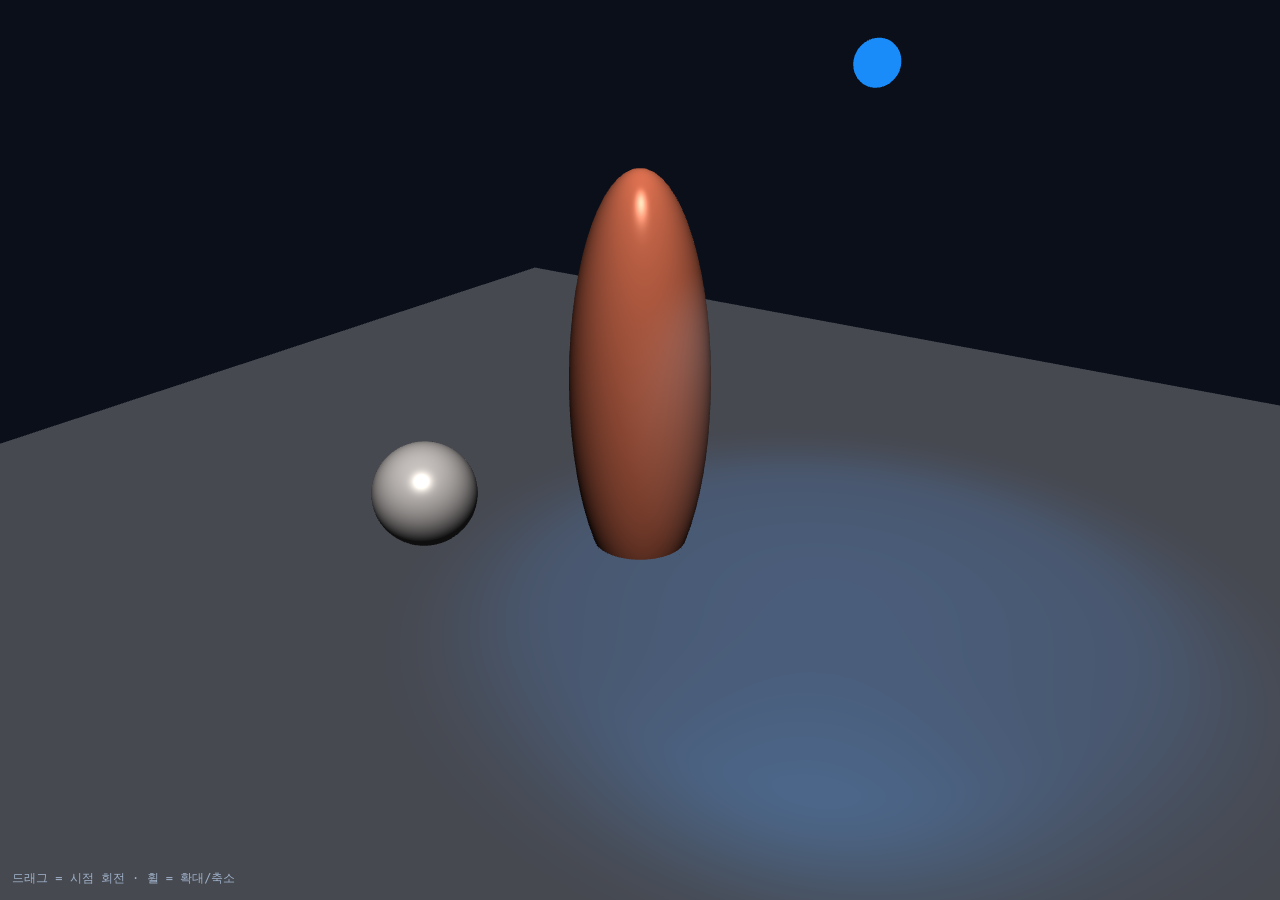
<file: week5/task1.html>
<!DOCTYPE html>
<html lang="ko">
<head>
<meta charset="utf-8">
<meta name="viewport" content="width=device-width, initial-scale=1">
<title>5주차 실습 1 — 출발점</title>
<style>
  html, body { margin: 0; height: 100%; overflow: hidden; background: #0b0f16; }
  canvas { display: block; width: 100vw; height: 100vh; touch-action: none; }
  #hint { position: fixed; left: 12px; bottom: 12px; margin: 0;
          color: #9fb0c8; font: 12px/1.6 ui-monospace, Menlo, Consolas, monospace; }
</style>
</head>
<body>
<canvas id="glcanvas"></canvas>
<p id="hint">드래그 = 시점 회전 · 휠 = 확대/축소</p>

<script>
/* ============================================================================
   5주차 실습 1 — 출발점 파일

   3주차·4주차에서 만든 것이 이미 들어 있습니다.
     · 바닥 + 행성 + 달이 있는 3차원 장면
     · 모델 / 뷰 / 투영 행렬
     · 마우스로 도는 카메라

   그런데 아직 **빛이 없습니다.** 모든 면이 같은 색이라 공이 납작한 원으로 보입니다.
   강의 자료의 「실습 1」 을 보며 단계별로 조명을 넣어 나가세요.

   고칠 곳에는 모두  ★ 단계 N  표시가 붙어 있습니다.
   ============================================================================ */
'use strict';

/* ══════════════════════════════════════════════════════════════════════════
   1. 메시 만들기 — 위치 · 법선 · 인덱스
   ══════════════════════════════════════════════════════════════════════════ */

// 구: 위도 seg 단계 × 경도 seg*2 단계로 잘라 삼각형을 만든다.
// 구의 법선은 중심에서 표면으로 향하는 방향과 같으므로 위치를 정규화하면 끝난다.
function makeSphere(seg) {
  const positions = [], normals = [], indices = [];
  for (let i = 0; i <= seg; i++) {
    const phi = Math.PI * i / seg;                 // 0(북극) ~ π(남극)
    for (let j = 0; j <= seg * 2; j++) {
      const th = 2 * Math.PI * j / (seg * 2);
      const x = Math.sin(phi) * Math.cos(th);
      const y = Math.cos(phi);
      const z = Math.sin(phi) * Math.sin(th);
      positions.push(x, y, z);
      normals.push(x, y, z);                       // 반지름 1 이므로 위치 = 법선
    }
  }
  const W = seg * 2 + 1;
  for (let i = 0; i < seg; i++) {
    for (let j = 0; j < seg * 2; j++) {
      const a = i * W + j, b = a + W;
      indices.push(a, b, a + 1, a + 1, b, b + 1);
    }
  }
  return { positions: new Float32Array(positions),
           normals:   new Float32Array(normals),
           indices:   new Uint16Array(indices) };
}

// 바닥: y = 0 평면. 법선은 전부 위쪽 (0,1,0).
function makePlane(size) {
  const s = size / 2;
  return {
    positions: new Float32Array([-s,0,-s,  s,0,-s,  s,0,s,  -s,0,s]),
    normals:   new Float32Array([ 0,1,0,   0,1,0,   0,1,0,   0,1,0 ]),
    indices:   new Uint16Array([0, 1, 2, 0, 2, 3]),
  };
}

/* ══════════════════════════════════════════════════════════════════════════
   2. 버텍스 셰이더
   ══════════════════════════════════════════════════════════════════════════ */
const VS_SOURCE = `#version 300 es

layout(location=0) in vec3 aPos;
layout(location=1) in vec3 aNormal;

uniform mat4 uModel, uView, uProj;
uniform mat3 uNormalMat;              // 단계 5: 모델 행렬의 역전치로 법선을 변환한다.

out vec3 vWorldPos;                   // 이 픽셀이 세계 어디에 있는가
out vec3 vNormal;                     // 이 픽셀의 표면이 어디를 향하는가

void main() {
  vec4 world = uModel * vec4(aPos, 1.0);
  vWorldPos  = world.xyz;

  vNormal = uNormalMat * aNormal;

  gl_Position = uProj * uView * world;
}
`;

/* ══════════════════════════════════════════════════════════════════════════
   3. 프래그먼트 셰이더 — 여기가 이번 주의 주무대입니다
   ══════════════════════════════════════════════════════════════════════════ */
const FS_SOURCE = `#version 300 es
precision highp float;

in vec3 vWorldPos;
in vec3 vNormal;

uniform vec3  uBaseColor;             // 물체 자체의 색 (반사 특성)
uniform vec3  uLightDir;              // 표면에서 방향광이 오는 쪽을 향하는 월드 방향
uniform vec3  uLightColor;
uniform vec3  uSpotPos;               // spot light의 세계 좌표
uniform vec3  uSpotDir;               // spot light가 향하는 방향
uniform vec3  uSpotColor;
uniform vec3  uViewPos;               // 카메라의 세계 좌표
uniform float uShininess;
uniform bool  uEmissive;              // 태양처럼 스스로 빛나는 물체인가

out vec4 fragColor;

void main() {
  if (uEmissive) {                    // 광원 자신은 조명 계산을 하지 않는다
    fragColor = vec4(uBaseColor, 1.0);
    return;
  }

  vec3 N = normalize(vNormal);                    // 표면이 향하는 방향
  vec3 L = normalize(uLightDir);
  vec3 V = normalize(uViewPos  - vWorldPos);      // 눈 쪽 방향

  vec3 diffuse = max(dot(N, L), 0.0) * uBaseColor * uLightColor; 

  vec3 ambient = 0.08 * uBaseColor;

  vec3 R = reflect(-L, N);
  vec3 specular = pow(max(dot(R, V), 0.0), uShininess) * uLightColor * 0.5;

  vec3 spotL = normalize(uSpotPos - vWorldPos);
  vec3 fromSpot = normalize(vWorldPos - uSpotPos);
  float spotCos = dot(normalize(uSpotDir), fromSpot);
  float spotFactor = smoothstep(cos(radians(42.0)), cos(radians(28.0)), spotCos);
  float spotD = length(uSpotPos - vWorldPos);
  float spotAtt = 1.0 / (1.0 + 0.06 * spotD * spotD);
  vec3 spotDiffuse = max(dot(N, spotL), 0.0) * uBaseColor * uSpotColor * spotFactor;
  vec3 spotR = reflect(-spotL, N);
  vec3 spotSpecular = pow(max(dot(spotR, V), 0.0), uShininess) * uSpotColor * 0.5 * spotFactor;
  
  // 방향광은 위치와 거리가 없으므로 거리 감쇠를 적용하지 않는다.
  fragColor = vec4(ambient + diffuse + specular +
                   (spotDiffuse + spotSpecular) * spotAtt, 1.0);
}
`;

/* ══════════════════════════════════════════════════════════════════════════
   4. 4×4 행렬 도구 (열 우선)
   ══════════════════════════════════════════════════════════════════════════ */
const Mat4 = {
  identity: function () {
    return new Float32Array([1,0,0,0, 0,1,0,0, 0,0,1,0, 0,0,0,1]);
  },
  multiply: function (a, b) {                     // a * b
    const o = new Float32Array(16);
    for (let c = 0; c < 4; c++) {
      for (let r = 0; r < 4; r++) {
        let s = 0;
        for (let k = 0; k < 4; k++) s += a[k * 4 + r] * b[c * 4 + k];
        o[c * 4 + r] = s;
      }
    }
    return o;
  },
  translate: function (x, y, z) {
    const m = Mat4.identity(); m[12] = x; m[13] = y; m[14] = z; return m;
  },
  scale: function (x, y, z) {
    const m = Mat4.identity(); m[0] = x; m[5] = y; m[10] = z; return m;
  },
  rotateY: function (r) {
    const m = Mat4.identity(), c = Math.cos(r), s = Math.sin(r);
    m[0] = c; m[2] = -s; m[8] = s; m[10] = c; return m;
  },
  perspective: function (fovy, aspect, near, far) {
    const f = 1 / Math.tan(fovy / 2), nf = 1 / (near - far);
    return new Float32Array([f / aspect,0,0,0, 0,f,0,0,
                             0,0,(far + near) * nf,-1, 0,0,2 * far * near * nf,0]);
  },
  lookAt: function (eye, center, up) {
    let zx = eye[0]-center[0], zy = eye[1]-center[1], zz = eye[2]-center[2];
    const zl = Math.hypot(zx, zy, zz) || 1; zx/=zl; zy/=zl; zz/=zl;
    let xx = up[1]*zz - up[2]*zy, xy = up[2]*zx - up[0]*zz, xz = up[0]*zy - up[1]*zx;
    const xl = Math.hypot(xx, xy, xz) || 1; xx/=xl; xy/=xl; xz/=xl;
    const yx = zy*xz - zz*xy, yy = zz*xx - zx*xz, yz = zx*xy - zy*xx;
    return new Float32Array([
      xx,yx,zx,0, xy,yy,zy,0, xz,yz,zz,0,
      -(xx*eye[0]+xy*eye[1]+xz*eye[2]),
      -(yx*eye[0]+yy*eye[1]+yz*eye[2]),
      -(zx*eye[0]+zy*eye[1]+zz*eye[2]), 1]);
  },
  // 법선 행렬 = transpose(inverse(model)) 의 좌상단 3×3
  normalFromMat4: function (m) {
    const a00=m[0],a01=m[1],a02=m[2], a10=m[4],a11=m[5],a12=m[6],
          a20=m[8],a21=m[9],a22=m[10];
    const b01 =  a22*a11 - a12*a21, b11 = -a22*a10 + a12*a20, b21 = a21*a10 - a11*a20;
    let det = a00*b01 + a01*b11 + a02*b21;
    if (!det) return new Float32Array([1,0,0, 0,1,0, 0,0,1]);
    det = 1 / det;
    // 열 우선 배열: 역행렬의 원소를 전치한 순서로 저장한다.
    return new Float32Array([
      b01*det, b11*det, b21*det,
      (-a22*a01 + a02*a21)*det, ( a22*a00 - a02*a20)*det, (-a21*a00 + a01*a20)*det,
      ( a12*a01 - a02*a11)*det, (-a12*a00 + a02*a10)*det, ( a11*a00 - a01*a10)*det]);
  },
};

/* ══════════════════════════════════════════════════════════════════════════
   5. WebGL 준비
   ══════════════════════════════════════════════════════════════════════════ */
const canvas = document.getElementById('glcanvas');
const gl = canvas.getContext('webgl2');
if (!gl) {
  document.body.innerHTML =
    '<p style="color:#fff;font:16px sans-serif;padding:2rem">' +
    'WebGL2 를 사용할 수 없습니다. 최신 Chrome 또는 Edge 로 열어 주세요.</p>';
  throw new Error('no webgl2');
}

function compileShader(type, source) {
  const s = gl.createShader(type);
  gl.shaderSource(s, source);
  gl.compileShader(s);
  if (!gl.getShaderParameter(s, gl.COMPILE_STATUS)) {
    const kind = (type === gl.VERTEX_SHADER) ? '버텍스' : '프래그먼트';
    throw new Error(kind + ' 셰이더 오류\n' + gl.getShaderInfoLog(s));
  }
  return s;
}
function createProgram(vsSource, fsSource) {
  const p = gl.createProgram();
  gl.attachShader(p, compileShader(gl.VERTEX_SHADER, vsSource));
  gl.attachShader(p, compileShader(gl.FRAGMENT_SHADER, fsSource));
  gl.linkProgram(p);
  if (!gl.getProgramParameter(p, gl.LINK_STATUS)) {
    throw new Error('링크 오류\n' + gl.getProgramInfoLog(p));
  }
  return p;
}
const program = createProgram(VS_SOURCE, FS_SOURCE);

// uniform 의 위치를 이름으로 한 번만 찾아 둔다
const U = {};
['uModel','uView','uProj','uNormalMat','uBaseColor','uLightDir','uLightColor',
 'uSpotPos','uSpotDir','uSpotColor',
 'uViewPos','uShininess','uEmissive'].forEach(function (n) {
  U[n] = gl.getUniformLocation(program, n);
});

function createMesh(mesh) {
  const vao = gl.createVertexArray();
  gl.bindVertexArray(vao);
  function attribute(data, location, size) {
    const buf = gl.createBuffer();
    gl.bindBuffer(gl.ARRAY_BUFFER, buf);
    gl.bufferData(gl.ARRAY_BUFFER, data, gl.STATIC_DRAW);
    gl.enableVertexAttribArray(location);
    gl.vertexAttribPointer(location, size, gl.FLOAT, false, 0, 0);
  }
  attribute(mesh.positions, 0, 3);      // location 0 ← aPos
  attribute(mesh.normals,   1, 3);      // location 1 ← aNormal
  const ibo = gl.createBuffer();
  gl.bindBuffer(gl.ELEMENT_ARRAY_BUFFER, ibo);
  gl.bufferData(gl.ELEMENT_ARRAY_BUFFER, mesh.indices, gl.STATIC_DRAW);
  gl.bindVertexArray(null);
  return { vao: vao, count: mesh.indices.length };
}

const sphere = createMesh(makeSphere(32));
const plane  = createMesh(makePlane(16));
// 방향광이 오는 쪽을 향하는 월드 방향. 실제 빛의 진행 방향은 -L이다.
const lightDir = [0.4, 0.8, 0.5];

gl.enable(gl.DEPTH_TEST);

/* ══════════════════════════════════════════════════════════════════════════
   6. 마우스로 도는 카메라
   ══════════════════════════════════════════════════════════════════════════ */
const cam = { yaw: 0.6, pitch: 0.42, dist: 11 };
let dragging = false, lastX = 0, lastY = 0;

canvas.addEventListener('pointerdown', function (e) {
  dragging = true; lastX = e.clientX; lastY = e.clientY;
  canvas.setPointerCapture(e.pointerId);
});
canvas.addEventListener('pointermove', function (e) {
  if (!dragging) return;
  cam.yaw   += (e.clientX - lastX) * 0.008;
  cam.pitch += (e.clientY - lastY) * 0.006;
  cam.pitch  = Math.max(-1.3, Math.min(1.4, cam.pitch));
  lastX = e.clientX; lastY = e.clientY;
});
canvas.addEventListener('pointerup', function (e) {
  dragging = false; canvas.releasePointerCapture(e.pointerId);
});
canvas.addEventListener('wheel', function (e) {
  e.preventDefault();
  cam.dist = Math.max(3, Math.min(40, cam.dist * (1 + e.deltaY * 0.001)));
}, { passive: false });

/* ══════════════════════════════════════════════════════════════════════════
   7. 매 프레임 그린다
   ══════════════════════════════════════════════════════════════════════════ */
const startTime = performance.now();

// 물체 하나를 그리는 함수. 모델 행렬과 재질만 바꿔 여러 번 부른다.
function draw(mesh, model, color, shininess, emissive) {
  gl.uniformMatrix4fv(U.uModel, false, model);
  gl.uniformMatrix3fv(U.uNormalMat, false, Mat4.normalFromMat4(model));
  gl.uniform3fv(U.uBaseColor, color);
  gl.uniform1f(U.uShininess, shininess);
  gl.uniform1i(U.uEmissive, emissive ? 1 : 0);
  gl.bindVertexArray(mesh.vao);
  gl.drawElements(gl.TRIANGLES, mesh.count, gl.UNSIGNED_SHORT, 0);
}

function render() {
  const dpr = window.devicePixelRatio || 1;
  const w = Math.floor(canvas.clientWidth * dpr);
  const h = Math.floor(canvas.clientHeight * dpr);
  if (canvas.width !== w || canvas.height !== h) { canvas.width = w; canvas.height = h; }
  gl.viewport(0, 0, canvas.width, canvas.height);

  gl.clearColor(0.04, 0.06, 0.10, 1.0);
  gl.clear(gl.COLOR_BUFFER_BIT | gl.DEPTH_BUFFER_BIT);

  const t = (performance.now() - startTime) / 1000;

  // 카메라
  const cp = Math.cos(cam.pitch), sp = Math.sin(cam.pitch);
  const eye = [Math.sin(cam.yaw) * cp * cam.dist,
               sp * cam.dist + 1.0,
               Math.cos(cam.yaw) * cp * cam.dist];
  const view = Mat4.lookAt(eye, [0, 1.0, 0], [0, 1, 0]);
  const proj = Mat4.perspective(Math.PI / 4, canvas.width / canvas.height, 0.1, 200);

  // 추가 spot light — 중앙 붉은 구체의 오른쪽 위에서 아래를 비춘다
  const spotPos = [2.2, 4.8, 0.0];
  const spotDir = [0.0, -1.0, 0.0];

  gl.useProgram(program);                       // ← uniform 을 넣기 전에 반드시 먼저!
  gl.uniformMatrix4fv(U.uView, false, view);
  gl.uniformMatrix4fv(U.uProj, false, proj);
  gl.uniform3fv(U.uLightDir, lightDir);
  gl.uniform3f(U.uLightColor, 1.0, 0.97, 0.90);
  gl.uniform3fv(U.uSpotPos, spotPos);
  gl.uniform3fv(U.uSpotDir, spotDir);
  gl.uniform3f(U.uSpotColor, 0.1, 0.55, 0.98);
  gl.uniform3fv(U.uViewPos, eye);

  // 바닥
  draw(plane, Mat4.identity(), [0.32, 0.34, 0.40], 8, false);

  // 행성 — 가운데에 떠서 돈다
  let m = Mat4.multiply(Mat4.translate(0, 1.6, 0), Mat4.rotateY(t * 0.3));
  m = Mat4.multiply(m, Mat4.scale(0.7, 2.2, 0.7));
  draw(sphere, m, [0.80, 0.42, 0.32], 32, false);

  // 달 — 행성 둘레를 돈다
  let mm = Mat4.multiply(Mat4.translate(0, 1.6, 0), Mat4.rotateY(t * 0.9));
  mm = Mat4.multiply(mm, Mat4.translate(2.8, 0, 0));
  mm = Mat4.multiply(mm, Mat4.scale(0.42, 0.42, 0.42));
  draw(sphere, mm, [0.72, 0.72, 0.76], 16, false);

  // spot light 위치 표시
  let ms = Mat4.multiply(Mat4.translate(spotPos[0], spotPos[1], spotPos[2]),
                         Mat4.scale(0.18, 0.18, 0.18));
  draw(sphere, ms, [0.1, 0.55, 0.98], 1, true);

  gl.bindVertexArray(null);
  requestAnimationFrame(render);
}
requestAnimationFrame(render);
</script>
</body>
</html>
</file>
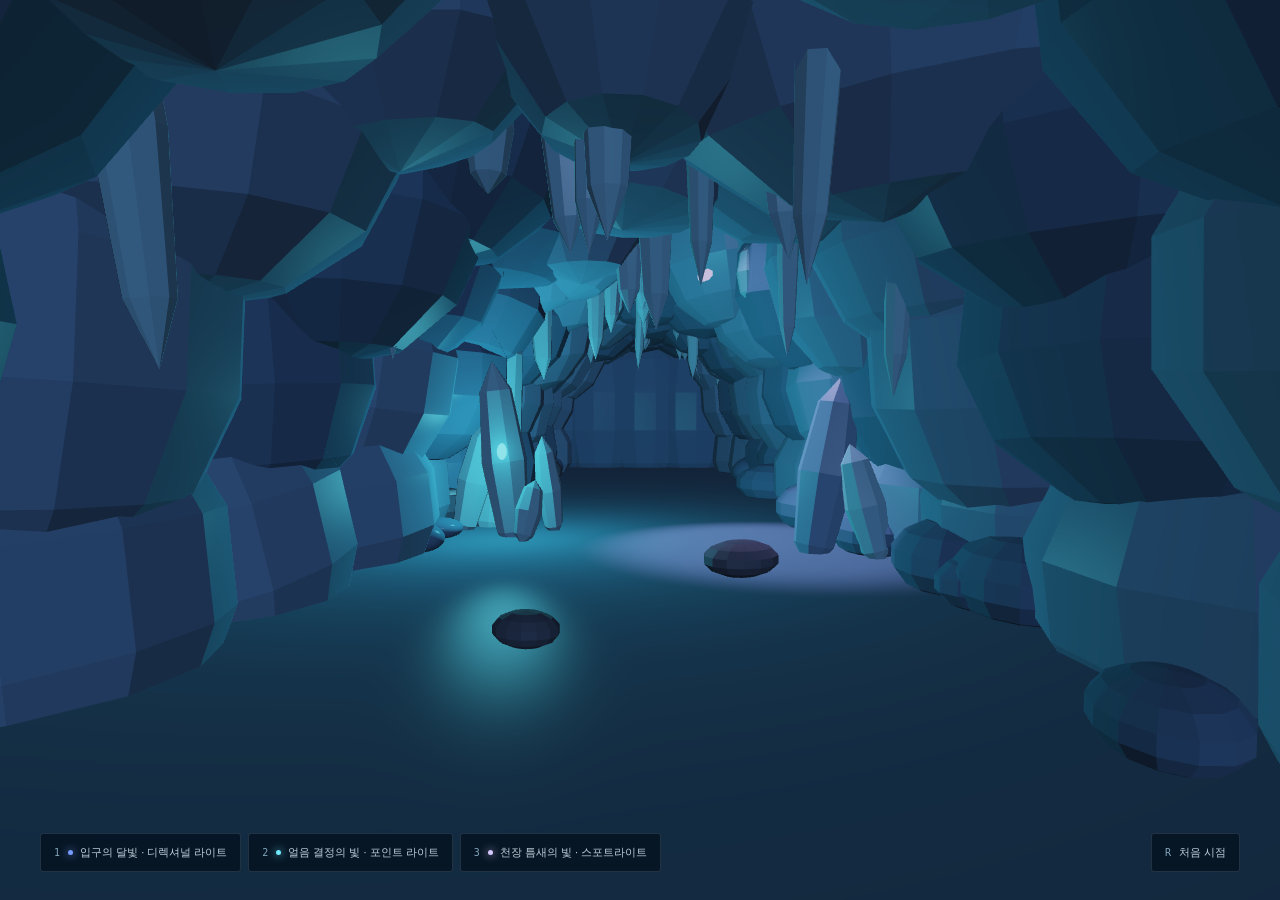
<file: week5/task2.html>
<!DOCTYPE html>
<html lang="ko">
<head>
<meta charset="utf-8">
<meta name="viewport" content="width=device-width, initial-scale=1">
<meta name="theme-color" content="#030912">
<link rel="icon" href="data:,">
<title>푸른 침묵 · 빙하 동굴 | 5주차 실습 2</title>
<style>
  * { box-sizing: border-box; }
  html, body { margin: 0; width: 100%; height: 100%; overflow: hidden; background: #030912; }
  body { color: #d7ebf4; font-family: "Malgun Gothic", "Apple SD Gothic Neo", sans-serif; }
  canvas { display: block; width: 100%; height: 100%; touch-action: none; cursor: grab; }
  canvas:active { cursor: grabbing; }
  .controls { position: fixed; bottom: 28px; left: 40px; right: 40px; display: flex; align-items: center; justify-content: space-between; gap: 20px; }
  .lights { display: flex; flex-wrap: wrap; gap: 7px; }
  button { color: #bdcfdb; background: #061321d9; border: 1px solid #67869b40; border-radius: 3px; padding: 11px 13px; font: 11px "Malgun Gothic", sans-serif; cursor: pointer; }
  button:hover { border-color: #9ee7ff99; background: #132739; }
  button:focus-visible { outline: 2px solid #abeaff; outline-offset: 4px; }
  button[aria-pressed="false"] { color: #657585; border-color: #37444d; background: #030910cc; }
  kbd { font: 10px Consolas, monospace; color: #80a5bb; margin-right: 8px; }
  .dot { display: inline-block; width: 5px; height: 5px; margin: 0 7px 1px 0; border-radius: 50%; background: var(--light); box-shadow: 0 0 8px var(--light); }
  [aria-pressed="false"] .dot { background: #44505a; box-shadow: none; }
  .ui-hidden .interface { display: none; }
  .error { position: fixed; inset: 35% 10% auto; padding: 24px; background: #071623; border: 1px solid #40627a; line-height: 1.8; }
  @media (max-width: 650px) {
    .controls { left: 18px; right: 18px; bottom: 20px; flex-wrap: wrap; gap: 14px; }
    button { padding: 10px 9px; font-size: 10px; }
    .lights { gap: 5px; }
  }
</style>
</head>
<body>
<canvas id="glcanvas" aria-label="어두운 빙하 동굴. 드래그로 둘러보고 휠로 이동합니다."></canvas>
<footer class="controls interface">
  <div class="lights" aria-label="광원 켜기와 끄기">
    <button type="button" data-light="0" aria-pressed="true" title="관찰자 뒤의 입구에서 동굴 안으로 들어오며 방향이 변하는 달빛" style="--light:#769bff"><kbd>1</kbd><span class="dot"></span>입구의 달빛 · 디렉셔널 라이트</button>
    <button type="button" data-light="1" aria-pressed="true" title="얼음 결정에서 퍼져 나와 가까운 벽을 비추는 청록색 빛" style="--light:#71eaff"><kbd>2</kbd><span class="dot"></span>얼음 결정의 빛 · 포인트 라이트</button>
    <button type="button" data-light="2" aria-pressed="true" title="천장 틈새의 빛 하나가 12초 주기로 좌우로 움직이며 색의 농도를 바꿉니다" style="--light:#d6c9ff"><kbd>3</kbd><span class="dot"></span>천장 틈새의 빛 · 스포트라이트</button>
  </div>
  <button type="button" id="reset"><kbd>R</kbd>처음 시점</button>
</footer>
<script>
'use strict';
/*
  5주차 실습 2 — 푸른 침묵
  요구 사항: https://cg.catholic.ac.kr/~mgchoi/CG/weeks/week05/#task2

  의도: 동굴 안에서 먼 어둠을 바라본다. 푸른 윤곽, 청록색 얼음,
        바닥에 닿는 연보라색 빛으로 차갑고 고요한 깊이를 만든다.
  기존 코드 활용: task1의 makeSphere / makePlane, 행렬 도구, VAO 생성,
        Phong 조명, 드래그·휠 카메라를 확장했다. 벽, 천장, 고드름,
        얼음 결정, 바위, 광원 표시는 모두 같은 구 메시의 변형·반복이다.
  광원: [1] 관찰자 뒤에서 방향이 변하는 청색 directional /
        [2] 청록색 point / [3] 천장 틈에서 방향·색이 주기적으로 변하는 spot 하나.
  재질: 눈(낮은 shininess), 암석(약한 반사), 빙벽, 얼음 바닥,
        결정(높은 shininess)을 baseColor / shininess / ks로 구분한다.
  모든 조명 계산은 월드 좌표에서 한다. ambient는 한 번만 더한다.
  비균일 스케일에 맞게 법선 행렬의 역전치를 수정하고 실제로 적용했다.
  S 키는 현재 조합의 광원 상태를 파일명에 넣어 캔버스만 저장한다.
*/

// 1. 실습 1의 구와 평면 메시를 그대로 재사용한다.
function makeSphere(seg) {
  const positions = [], normals = [], indices = [];
  for (let i = 0; i <= seg; i++) {
    const phi = Math.PI * i / seg;                 // 0(북극) ~ π(남극)
    for (let j = 0; j <= seg * 2; j++) {
      const th = 2 * Math.PI * j / (seg * 2);
      const x = Math.sin(phi) * Math.cos(th);
      const y = Math.cos(phi);
      const z = Math.sin(phi) * Math.sin(th);
      positions.push(x, y, z);
      normals.push(x, y, z);                       // 반지름 1 이므로 위치 = 법선
    }
  }
  const W = seg * 2 + 1;
  for (let i = 0; i < seg; i++) {
    for (let j = 0; j < seg * 2; j++) {
      const a = i * W + j, b = a + W;
      indices.push(a, b, a + 1, a + 1, b, b + 1);
    }
  }
  return { positions: new Float32Array(positions),
           normals:   new Float32Array(normals),
           indices:   new Uint16Array(indices) };
}

// 바닥: y = 0 평면. 법선은 전부 위쪽 (0,1,0).
function makePlane(size) {
  const s = size / 2;
  return {
    positions: new Float32Array([-s,0,-s,  s,0,-s,  s,0,s,  -s,0,s]),
    normals:   new Float32Array([ 0,1,0,   0,1,0,   0,1,0,   0,1,0 ]),
    indices:   new Uint16Array([0, 1, 2, 0, 2, 3]),
  };
}


// 낮은 분할 수의 기존 구에서 삼각형별 법선을 구해 각진 얼음으로 쓴다.
// 실습 1의 구 인덱스 순서와 관계없이 법선이 바깥쪽을 향하도록 확인한다.
function facetedSphere(seg) {
  const source = makeSphere(seg), positions = [], normals = [], indices = [];
  for (let i = 0; i < source.indices.length; i += 3) {
    const points = [0, 1, 2].map(k => {
      const n = source.indices[i + k] * 3;
      return Array.from(source.positions.slice(n, n + 3));
    });
    const [a, b, c] = points;
    const u = b.map((n, k) => n - a[k]), v = c.map((n, k) => n - a[k]);
    let normal = [u[1]*v[2]-u[2]*v[1], u[2]*v[0]-u[0]*v[2], u[0]*v[1]-u[1]*v[0]];
    const length = Math.hypot(...normal);
    if (length < 1e-7) continue; // 극점의 면적 0인 삼각형은 생략한다.
    const sign = normal.reduce((s, n, k) => s + n*a[k], 0) < 0 ? -1 : 1;
    normal = normal.map(n => sign*n/length);
    for (const point of points) {
      indices.push(indices.length); positions.push(...point); normals.push(...normal);
    }
  }
  return { positions: new Float32Array(positions), normals: new Float32Array(normals), indices: new Uint16Array(indices) };
}

// 2. 버텍스 셰이더: 위치와 법선을 같은 월드 좌표계로 보낸다.
const VS_SOURCE = `#version 300 es
layout(location=0) in vec3 aPos;
layout(location=1) in vec3 aNormal;
uniform mat4 uModel, uView, uProj;
uniform mat3 uNormalMat;
out vec3 vWorldPos;
out vec3 vNormal;
void main() {
  vec4 world = uModel * vec4(aPos, 1.0);
  vWorldPos = world.xyz;
  vNormal = uNormalMat * aNormal;
  gl_Position = uProj * uView * world;
}
`;

// 3. Phong 조명: 서로 다른 종류의 빛도 같은 diffuse + specular 식을 쓴다.
const FS_SOURCE = `#version 300 es
precision highp float;
in vec3 vWorldPos;
in vec3 vNormal;
uniform vec3 uBaseColor, uViewPos;
uniform vec3 uDirToLight, uDirColor;
uniform vec3 uLightPos, uLightColor;
uniform vec3 uSpotPos, uSpotDir, uSpotColor;
uniform vec2 uSpotCutoff;
uniform vec3 uLightEnabled;
uniform float uShininess, uSpecular;
uniform bool uEmissive;
out vec4 fragColor;

vec3 shade(vec3 N, vec3 V, vec3 L, vec3 lightColor, vec3 base) {
  float lambert = max(dot(N, L), 0.0);
  vec3 diffuse = lambert * base * lightColor;
  // 빛이 표면 뒤쪽에 있으면 정반사도 0으로 처리한다.
  float highlight = 0.0;
  if (lambert > 0.0) {
    vec3 R = reflect(-L, N);
    highlight = pow(max(dot(R, V), 0.0), uShininess);
  }
  return diffuse + uSpecular * highlight * lightColor;
}

void main() {
  vec3 N = normalize(vNormal);
  vec3 V = normalize(uViewPos - vWorldPos);
  vec3 base = uBaseColor;
  vec3 color;
  if (uEmissive) {
    color = base; // 광원 표시는 자체발광이며 조명 계산을 생략한다.
  } else {
    color = vec3(0.012, 0.020, 0.035) * base; // ambient는 한 번만
    color += uLightEnabled.x * shade(N, V, normalize(uDirToLight), uDirColor, base);

    vec3 toPoint = uLightPos - vWorldPos;
    float pointD = length(toPoint);
    float pointAtt = 1.0 / (1.0 + 0.08*pointD + 0.055*pointD*pointD);
    color += uLightEnabled.y * pointAtt * shade(N, V, normalize(toPoint), uLightColor, base);

    vec3 toSpot = uSpotPos - vWorldPos;
    float spotD = length(toSpot);
    vec3 spotL = normalize(toSpot);
    float spotCos = dot(normalize(uSpotDir), -spotL);
    float cone = smoothstep(uSpotCutoff.y, uSpotCutoff.x, spotCos);
    float spotAtt = 1.0 / (1.0 + 0.035*spotD*spotD);
    color += uLightEnabled.z * cone * spotAtt
           * shade(N, V, spotL, uSpotColor, base);
  }
  color = color / (vec3(1.0) + color); // Reinhard tone mapping
  color = pow(max(color, vec3(0.0)), vec3(1.0/2.2)); // 감마 보정
  fragColor = vec4(color, 1.0);
}
`;

// 4. 실습 1의 행렬 도구. normalFromMat4의 반환값을 역전치로 수정했다.
const Mat4 = {
  identity: function () {
    return new Float32Array([1,0,0,0, 0,1,0,0, 0,0,1,0, 0,0,0,1]);
  },
  multiply: function (a, b) {                     // a * b
    const o = new Float32Array(16);
    for (let c = 0; c < 4; c++) {
      for (let r = 0; r < 4; r++) {
        let s = 0;
        for (let k = 0; k < 4; k++) s += a[k * 4 + r] * b[c * 4 + k];
        o[c * 4 + r] = s;
      }
    }
    return o;
  },
  translate: function (x, y, z) {
    const m = Mat4.identity(); m[12] = x; m[13] = y; m[14] = z; return m;
  },
  scale: function (x, y, z) {
    const m = Mat4.identity(); m[0] = x; m[5] = y; m[10] = z; return m;
  },
  rotateY: function (r) {
    const m = Mat4.identity(), c = Math.cos(r), s = Math.sin(r);
    m[0] = c; m[2] = -s; m[8] = s; m[10] = c; return m;
  },
  perspective: function (fovy, aspect, near, far) {
    const f = 1 / Math.tan(fovy / 2), nf = 1 / (near - far);
    return new Float32Array([f / aspect,0,0,0, 0,f,0,0,
                             0,0,(far + near) * nf,-1, 0,0,2 * far * near * nf,0]);
  },
  lookAt: function (eye, center, up) {
    let zx = eye[0]-center[0], zy = eye[1]-center[1], zz = eye[2]-center[2];
    const zl = Math.hypot(zx, zy, zz) || 1; zx/=zl; zy/=zl; zz/=zl;
    let xx = up[1]*zz - up[2]*zy, xy = up[2]*zx - up[0]*zz, xz = up[0]*zy - up[1]*zx;
    const xl = Math.hypot(xx, xy, xz) || 1; xx/=xl; xy/=xl; xz/=xl;
    const yx = zy*xz - zz*xy, yy = zz*xx - zx*xz, yz = zx*xy - zy*xx;
    return new Float32Array([
      xx,yx,zx,0, xy,yy,zy,0, xz,yz,zz,0,
      -(xx*eye[0]+xy*eye[1]+xz*eye[2]),
      -(yx*eye[0]+yy*eye[1]+yz*eye[2]),
      -(zx*eye[0]+zy*eye[1]+zz*eye[2]), 1]);
  },
  // 법선 행렬 = transpose(inverse(model)) 의 좌상단 3×3
  normalFromMat4: function (m) {
    const a00=m[0],a01=m[1],a02=m[2], a10=m[4],a11=m[5],a12=m[6],
          a20=m[8],a21=m[9],a22=m[10];
    const b01 =  a22*a11 - a12*a21, b11 = -a22*a10 + a12*a20, b21 = a21*a10 - a11*a20;
    let det = a00*b01 + a01*b11 + a02*b21;
    if (!det) return new Float32Array([1,0,0, 0,1,0, 0,0,1]);
    det = 1 / det;
    return new Float32Array([
      b01*det, b11*det, b21*det,
      (-a22*a01 + a02*a21)*det, (a22*a00 - a02*a20)*det, (-a21*a00 + a01*a20)*det,
      (a12*a01 - a02*a11)*det, (-a12*a00 + a02*a10)*det, (a11*a00 - a01*a10)*det]);
  },
};


// 5. WebGL2 준비. 외부 라이브러리나 이미지 없이 파일 하나로 실행된다.
const canvas = document.getElementById('glcanvas');
const gl = canvas.getContext('webgl2', { antialias: true, alpha: false, preserveDrawingBuffer: true });
function showError(message) {
  const p = document.createElement('p'); p.className = 'error'; p.textContent = message;
  document.body.appendChild(p);
}
if (!gl) {
  showError('WebGL2를 사용할 수 없습니다. 하드웨어 가속을 지원하는 Chrome 또는 Edge에서 열어 주세요.');
  throw new Error('WebGL2 unavailable');
}
window.addEventListener('error', e => showError('장면을 그리는 중 오류가 발생했습니다: ' + e.message));
canvas.addEventListener('webglcontextlost', e => {
  e.preventDefault(); showError('그래픽 연결이 끊어졌습니다. 페이지를 새로고침해 주세요.');
});
function compileShader(type, source) {
  const s = gl.createShader(type);
  gl.shaderSource(s, source);
  gl.compileShader(s);
  if (!gl.getShaderParameter(s, gl.COMPILE_STATUS)) {
    const kind = (type === gl.VERTEX_SHADER) ? '버텍스' : '프래그먼트';
    throw new Error(kind + ' 셰이더 오류\n' + gl.getShaderInfoLog(s));
  }
  return s;
}
function createProgram(vsSource, fsSource) {
  const p = gl.createProgram();
  gl.attachShader(p, compileShader(gl.VERTEX_SHADER, vsSource));
  gl.attachShader(p, compileShader(gl.FRAGMENT_SHADER, fsSource));
  gl.linkProgram(p);
  if (!gl.getProgramParameter(p, gl.LINK_STATUS)) {
    throw new Error('링크 오류\n' + gl.getProgramInfoLog(p));
  }
  return p;
}
const program = createProgram(VS_SOURCE, FS_SOURCE);

// uniform 의 위치를 이름으로 한 번만 찾아 둔다
const U = {};
['uModel','uView','uProj','uNormalMat','uBaseColor','uLightPos','uLightColor',
 'uSpotPos','uSpotDir','uSpotColor',
 'uViewPos','uShininess','uEmissive','uSpecular',
 'uDirToLight','uDirColor','uSpotCutoff','uLightEnabled'].forEach(function (n) {
  U[n] = gl.getUniformLocation(program, n);
});

function createMesh(mesh) {
  const vao = gl.createVertexArray();
  gl.bindVertexArray(vao);
  function attribute(data, location, size) {
    const buf = gl.createBuffer();
    gl.bindBuffer(gl.ARRAY_BUFFER, buf);
    gl.bufferData(gl.ARRAY_BUFFER, data, gl.STATIC_DRAW);
    gl.enableVertexAttribArray(location);
    gl.vertexAttribPointer(location, size, gl.FLOAT, false, 0, 0);
  }
  attribute(mesh.positions, 0, 3);      // location 0 ← aPos
  attribute(mesh.normals,   1, 3);      // location 1 ← aNormal
  const ibo = gl.createBuffer();
  gl.bindBuffer(gl.ELEMENT_ARRAY_BUFFER, ibo);
  gl.bufferData(gl.ELEMENT_ARRAY_BUFFER, mesh.indices, gl.STATIC_DRAW);
  gl.bindVertexArray(null);
  return { vao: vao, count: mesh.indices.length };
}


const sphere = createMesh(makeSphere(24));
const ice = createMesh(facetedSphere(7));
const crystal = createMesh(facetedSphere(4));
const plane = createMesh(makePlane(16));
gl.enable(gl.DEPTH_TEST);

// 6. 재질과 동굴 배치. 새 모델 대신 구의 크기·회전·위치만 바꿔 배치한다.
const materials = {
  wall:    { color: [0.20, 0.39, 0.56], shine: 72,  ks: 0.42 },
  darkIce: { color: [0.095,0.22, 0.34], shine: 96,  ks: 0.55 },
  crystal: { color: [0.33, 0.70, 0.78], shine: 160, ks: 0.95 },
  floor:   { color: [0.10, 0.22, 0.31], shine: 128, ks: 0.80 },
  rock:    { color: [0.085,0.105,0.14], shine: 6,   ks: 0.07 },
  snow:    { color: [0.47, 0.58, 0.64], shine: 12,  ks: 0.10 },
};
function rotateZ(r) {
  const m = Mat4.identity(), c = Math.cos(r), s = Math.sin(r);
  m[0] = c; m[1] = s; m[4] = -s; m[5] = c; return m;
}
function modelAt(position, scale, yaw = 0, lean = 0) {
  let m = Mat4.multiply(Mat4.translate(...position), Mat4.rotateY(yaw));
  m = Mat4.multiply(m, rotateZ(lean));
  return Mat4.multiply(m, Mat4.scale(...scale));
}
const objects = [];
// 천장 전체 두께에 걸쳐 이 사각형 안을 비운다. x,z 기준 수직 틈이다.
const opening = { x: 1.35, z: -6.4, halfWidth: .65, halfDepth: 1.7, y: 5.15 };
function clearOpening(model) {
  // 변환된 단위 구의 축별 최대 반경. 회전·비균일 크기도 포함한다.
  const radiusX = Math.hypot(model[0], model[4], model[8]);
  const radiusZ = Math.hypot(model[2], model[6], model[10]);
  if (Math.abs(model[14] - opening.z) > radiusZ + opening.halfDepth) return;
  if (Math.abs(model[12] - opening.x) > radiusX + opening.halfWidth) return;
  const side = model[12] < opening.x ? -1 : 1;
  // 메시를 삭제하지 않고 양옆으로 옮겨 틈의 가장자리를 만든다.
  model[12] = opening.x + side * (opening.halfWidth + radiusX + .04);
}
function add(mesh, position, scale, material, yaw = 0, lean = 0, roof = false) {
  const model = modelAt(position, scale, yaw, lean);
  if (roof) clearOpening(model);
  objects.push({ mesh, model, normal: Mat4.normalFromMat4(model), material });
}
// 고정 seed로 같은 배치를 유지하여 광원별 캡처를 비교할 수 있게 한다.
let seed = 507;
function random() { seed = (Math.imul(seed, 1664525) + 1013904223) >>> 0; return seed / 4294967296; }
add(plane, [0, -0.08, -10], [0.95, 1, 3.8], materials.floor);

// 카메라 앞뒤를 둘러싼 아치. 안쪽으로 갈수록 조금씩 좁아진다.
for (let ring = 0; ring < 12; ring++) {
  const z = 13 - ring * 3.4;
  const width = 6.2 - Math.max(0, ring - 3) * 0.13;
  for (let j = 0; j <= 8; j++) {
    const angle = j * Math.PI / 8;
    const x = Math.cos(angle) * width;
    const y = 0.7 + Math.sin(angle) * 6.5;
    const size = [1.7 + random()*0.6, 1.9 + random()*0.65, 2.1 + random()*0.7];
    add(ice, [x + (random()-.5)*.6, y, z], size,
      random() > .35 ? materials.wall : materials.darkIce, random()*.8, (random()-.5)*.45, y > 4);
  }
}
// 막힌 맨 안쪽 벽에도 같은 구를 사용한다.
for (let j = -2; j <= 2; j++) add(ice, [j*2.2, 2.5, -28], [2.2, 3.8, 2], materials.darkIce, j*.3);

// 천장에 매달린 고드름도 분할 수가 적은 구를 가늘고 길게 늘려 만든다.
for (let i = 0; i < 46; i++) {
  const x = (random()-.5)*9, z = 6 - random()*30;
  const roof = 0.7 + 6.5*Math.sqrt(Math.max(0, 1-(x/6.2)**2)) - 1.3;
  const length = 0.6 + random()*1.3;
  add(crystal, [x, roof-length*.25, z], [.11+random()*.19, length, .15+random()*.15],
    materials.crystal, random()*Math.PI, (random()-.5)*.18, true);
}

// 벽을 따라 얼음 덩어리와 무광 암석을 놓고, 바닥 가운데는 비워 깊이를 드러낸다.
for (let i = 0; i < 32; i++) {
  const side = i%2 ? 1 : -1, z = 7 - random()*31;
  const x = side*(3.9+random()*1.0), size = .3+random()*.65;
  add(i%3 ? ice : sphere, [x, size*.35, z], [size*1.35, size*.65, size],
    i%4 ? materials.darkIce : materials.rock, random()*3);
  if (i%4 === 0) add(sphere, [x, size*.8, z], [size*.9, size*.13, size*.75], materials.snow);
}

// 왼쪽의 큰 얼음 결정 무리. 점광원이 가까운 면을 강하게 비춘다.
const cluster = [[-2.7,-5.7,2.0,.46,-.12], [-3.5,-6.6,1.35,.38,.25],
  [-1.9,-6.4,1.15,.32,-.28], [-3.1,-7.2,2.6,.5,.10], [-2.15,-5.2,.65,.29,.32]];
for (const [x,z,height,radius,lean] of cluster) {
  add(crystal, [x,height*.72,z], [radius,height,radius*.85], materials.crystal, x, lean);
}
// 오른쪽 결정은 스포트라이트 가장자리의 빛을 받으며 무광 암석과 대비된다.
add(crystal, [3.35,1.3,-4.0], [.50,1.8,.55], materials.wall, .3, -.18);
add(crystal, [3.9,.8,-3.4], [.35,1.1,.38], materials.crystal, -.4, .25);
add(ice, [1.6,.18,-1.8], [.62,.28,.55], materials.rock, .7);
add(ice, [-1.1,.10,2.0], [.38,.20,.30], materials.rock, -.3);

// 2·3번의 위치는 고정한다. 3번은 천장 틈 위의 광원 하나로 방향·색만 바꾼다.
const lights = [true, true, true];
const lightPos = [-2.65, 1.65, -5.15];
const spotPos = [opening.x, 8.3, opening.z];
const defaultCam = { yaw: 0.012, pitch: 0.044, dist: 17.5 };
const cam = { ...defaultCam };
const target = [0, 1.6, -7];
const startTime = performance.now();
function directionalToLight(seconds) {
  // L은 표면에서 광원 쪽으로 향한다. 실제 빛의 진행 방향은 -L이다.
  // +z(관찰자 뒤)에서 -z(동굴 안)로 들어오는 방향을 유지하며 천천히 훑는다.
  // 카메라를 돌려도 광원이 따라 움직이지 않도록 월드 좌표에서 계산한다.
  return [.42 * Math.sin(seconds * .32), .24 + .12 * Math.sin(seconds * .23), 1.0];
}
function spotlightAt(seconds) {
  const phase = 2 * Math.PI * (seconds % 12) / 12;
  // x 방향만 바꿔 좌우로 비춘다. y,z 비율이 일정하므로 바닥의 중심은 앞뒤로 움직이지 않는다.
  const direction = [.17 * Math.sin(phase), -1.0, .22];
  // 옅은 청백색 → 진한 보라색 → 옅은 청백색. 색과 세기를 부드럽게 보간한다.
  const amount = .5 - .5 * Math.cos(phase);
  const pale = [.80, .85, 1.0], vivid = [.42, .30, .95];
  const intensity = 2.4 + 5.6 * amount;
  const color = pale.map((value, i) => (value + (vivid[i] - value) * amount) * intensity);
  return { direction, color };
}

// 7. 실습 1의 드래그·휠 조작을 동굴 내부를 둘러보는 범위로 제한한다.
let pointer = null, lastX = 0, lastY = 0;
canvas.addEventListener('pointerdown', e => {
  if (pointer !== null || e.button !== 0) return;
  pointer = e.pointerId; lastX = e.clientX; lastY = e.clientY;
  canvas.setPointerCapture(e.pointerId);
});
canvas.addEventListener('pointermove', e => {
  if (e.pointerId !== pointer) return;
  // 카메라가 구로 만든 벽이나 천장 안으로 들어가지 않는 범위만 허용한다.
  cam.yaw = Math.max(-.12, Math.min(.12, cam.yaw + (e.clientX-lastX)*.0014));
  cam.pitch = Math.max(-.035, Math.min(.10, cam.pitch + (e.clientY-lastY)*.0012));
  lastX = e.clientX; lastY = e.clientY;
});
function stopDrag(e) {
  if (pointer !== e.pointerId) return;
  pointer = null;
  if (canvas.hasPointerCapture(e.pointerId)) canvas.releasePointerCapture(e.pointerId);
}
canvas.addEventListener('pointerup', stopDrag);
canvas.addEventListener('pointercancel', stopDrag);
canvas.addEventListener('lostpointercapture', () => { pointer = null; });
canvas.addEventListener('wheel', e => {
  e.preventDefault(); cam.dist = Math.max(12, Math.min(20, cam.dist*Math.exp(e.deltaY*.0007)));
}, { passive: false });

const buttons = Array.from(document.querySelectorAll('[data-light]'));
function toggleLight(index) {
  lights[index] = !lights[index];
  buttons[index].setAttribute('aria-pressed', String(lights[index]));
}
buttons.forEach((button, i) => button.addEventListener('click', () => toggleLight(i)));
function resetCamera() { Object.assign(cam, defaultCam); }
document.getElementById('reset').addEventListener('click', resetCamera);
document.addEventListener('keydown', e => {
  if (e.repeat || e.ctrlKey || e.metaKey || e.altKey) return;
  const key = e.key.toLowerCase();
  if (['1','2','3'].includes(key)) { e.preventDefault(); toggleLight(Number(key)-1); }
  if (key === 'r') resetCamera();
  if (key === 'h') document.body.classList.toggle('ui-hidden');
  if (key === 's') { e.preventDefault(); saveCapture(); }
});
function saveCapture() {
  renderScene();
  canvas.toBlob(blob => {
    if (!blob) return;
    const url = URL.createObjectURL(blob), link = document.createElement('a');
    link.href = url;
    link.download = 'task2-lights-' + lights.map((on,i) => on ? i+1 : 'off').join('-') + '.png';
    link.click(); setTimeout(() => URL.revokeObjectURL(url), 1000);
  }, 'image/png');
}

// 8. 고정된 물체의 모델 행렬과 법선 행렬을 미리 계산해 재사용한다.
function draw(mesh, model, normal, material, emissive = false) {
  gl.uniformMatrix4fv(U.uModel, false, model);
  gl.uniformMatrix3fv(U.uNormalMat, false, normal);
  gl.uniform3fv(U.uBaseColor, material.color);
  gl.uniform1f(U.uShininess, material.shine);
  gl.uniform1f(U.uSpecular, material.ks);
  gl.uniform1i(U.uEmissive, emissive ? 1 : 0);
  gl.bindVertexArray(mesh.vao);
  gl.drawElements(gl.TRIANGLES, mesh.count, gl.UNSIGNED_SHORT, 0);
}
const markers = [
  { pos: lightPos, size: [.095,.16,.095], color: [.4,3.4,4.5], light: 1 },
  // 스포트라이트의 발광 표시도 하나만 사용한다.
  { mesh: crystal, pos: [opening.x, opening.y+.08, opening.z],
    size: [.16,.025,.8], light: 2 },
].map(marker => {
  const model = modelAt(marker.pos, marker.size);
  return { ...marker, model, normal: Mat4.normalFromMat4(model) };
});

function renderScene() {
  const dpr = Math.min(window.devicePixelRatio || 1, 1.75);
  const width = Math.max(1, Math.floor(canvas.clientWidth*dpr));
  const height = Math.max(1, Math.floor(canvas.clientHeight*dpr));
  if (canvas.width !== width || canvas.height !== height) { canvas.width = width; canvas.height = height; }
  gl.viewport(0, 0, width, height);
  gl.clearColor(.018, .035, .064, 1);
  gl.clear(gl.COLOR_BUFFER_BIT | gl.DEPTH_BUFFER_BIT);
  const cp = Math.cos(cam.pitch);
  const eye = [target[0]+Math.sin(cam.yaw)*cp*cam.dist,
    target[1]+Math.sin(cam.pitch)*cam.dist, target[2]+Math.cos(cam.yaw)*cp*cam.dist];
  const view = Mat4.lookAt(eye, target, [0,1,0]);
  const proj = Mat4.perspective(Math.PI/3.1, width/height, .08, 90);
  gl.useProgram(program);
  gl.uniformMatrix4fv(U.uView, false, view);
  gl.uniformMatrix4fv(U.uProj, false, proj);
  gl.uniform3fv(U.uViewPos, eye);
  const seconds = (performance.now() - startTime) / 1000;
  const spot = spotlightAt(seconds);
  gl.uniform3fv(U.uDirToLight, directionalToLight(seconds));
  gl.uniform3f(U.uDirColor, .075, .14, .32);
  gl.uniform3fv(U.uLightPos, lightPos);
  gl.uniform3f(U.uLightColor, .22, 2.25, 3.2);
  gl.uniform3fv(U.uSpotPos, spotPos);
  gl.uniform3fv(U.uSpotDir, spot.direction);
  gl.uniform3fv(U.uSpotColor, spot.color);
  gl.uniform2f(U.uSpotCutoff, Math.cos(13*Math.PI/180), Math.cos(24*Math.PI/180));
  gl.uniform3fv(U.uLightEnabled, lights.map(Number));
  for (const o of objects) draw(o.mesh, o.model, o.normal, o.material);
  for (const marker of markers) {
    if (!lights[marker.light]) continue;
    const color = marker.light === 2 ? spot.color.map(value => value * .4) : marker.color;
    draw(marker.mesh || sphere, marker.model, marker.normal,
      { color, shine: 1, ks: 0 }, true);
  }
  gl.bindVertexArray(null);
}
function render() { renderScene(); requestAnimationFrame(render); }
requestAnimationFrame(render);
</script>
</body>
</html>
</file>
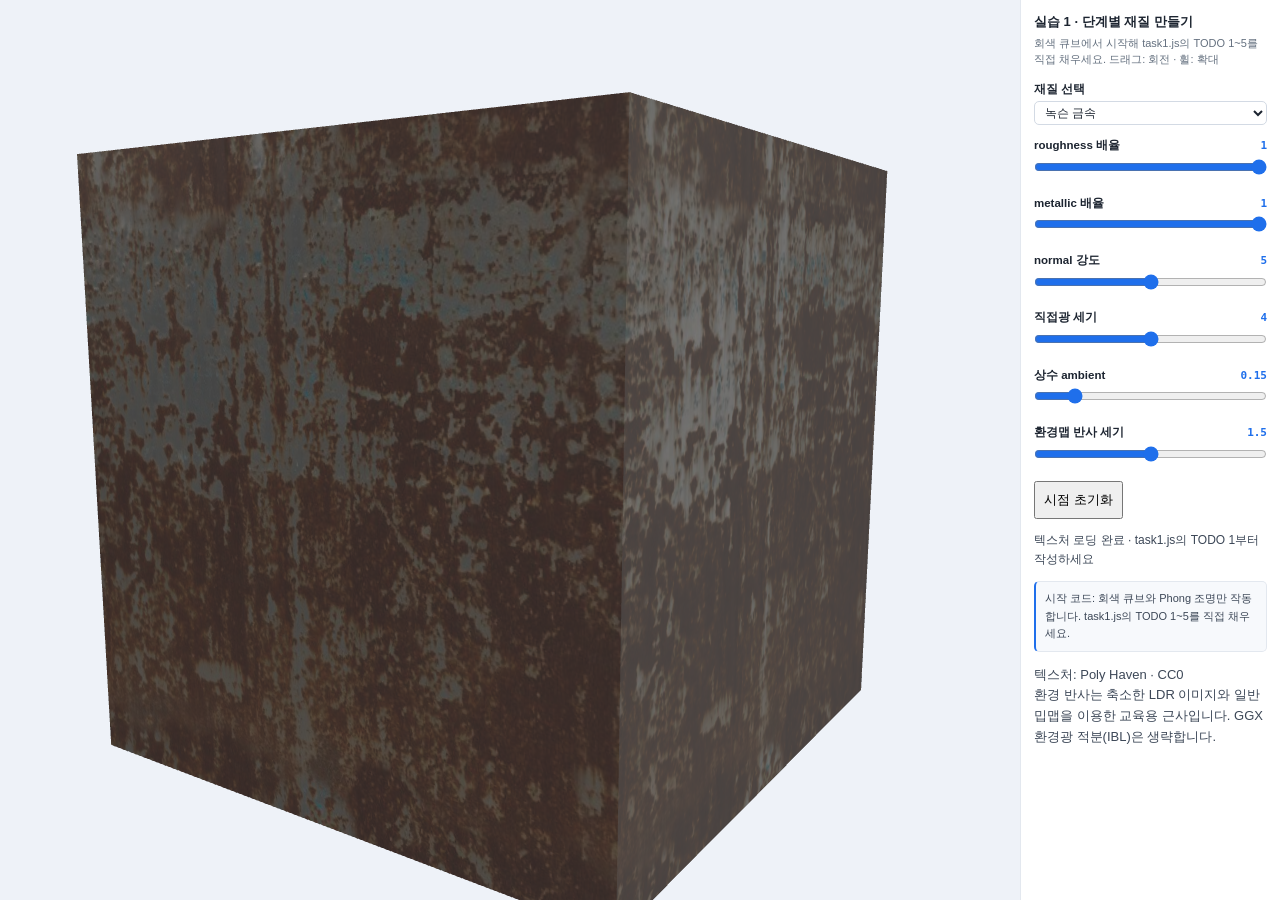
<file: week6/week06-material-starter/task1.html>
<!doctype html><html lang="ko"><head><meta charset="utf-8"><meta name="viewport" content="width=device-width,initial-scale=1"><title>실습 1 · 단계별 재질 만들기</title><link rel="stylesheet" href="demo.css"><style>
.wrap{grid-template-columns:minmax(0,1fr) 20rem;height:100vh;height:100dvh}.stage{position:relative;display:block;min-height:320px}.stage canvas{position:absolute;inset:0;width:100%;height:100%;max-height:none;max-width:none;touch-action:none}.labels{position:absolute;inset:0;display:grid;pointer-events:none}.labels span{padding:9px;font-size:12px;border:1px solid var(--d-line);color:var(--d-ink)}.labels b{background:var(--d-bg);padding:3px 5px;border-radius:4px}#status{font-size:12px}.ctl.unavailable{opacity:.45}.ctl.unavailable input,.ctl.unavailable select{cursor:not-allowed}button{padding:8px}.gallery-grid{display:grid;grid-template-columns:repeat(3,minmax(0,1fr));gap:6px}.gallery-grid button{padding:2px;border:1px solid var(--d-line);background:var(--d-bg);color:var(--d-ink);cursor:zoom-in;font-size:10px;line-height:1.2}.gallery-grid img{display:block;width:100%;aspect-ratio:1;object-fit:cover}.gallery-grid span{display:block;padding:3px}#texture-dialog{border:1px solid var(--d-line-strong);border-radius:8px;max-width:min(90vw,700px);background:var(--d-bg);color:var(--d-ink)}#texture-dialog img{display:block;max-width:100%;max-height:70vh;margin:auto} @media(max-width:800px){.wrap{display:block;height:auto}.stage{height:80vh;height:80dvh;min-height:420px}.panel{max-height:none}}
</style></head><body><div class="wrap"><div class="stage"><canvas id="cv" aria-label="드래그로 회전하고 휠로 확대하는 3D 재질 비교" tabindex="0"></canvas><div class="labels" id="labels"></div></div><aside class="panel"><h1>실습 1 · 단계별 재질 만들기</h1><p class="sub">회색 큐브에서 시작해 task1.js의 TODO 1~5를 직접 채우세요. 드래그: 회전 · 휠: 확대</p><div id="ui"></div><button id="reset">시점 초기화</button><p id="status" role="status">텍스처 로딩 중…</p><p class="note" id="note"></p><p>텍스처: Poly Haven · CC0<br>환경 반사는 축소한 LDR 이미지와 일반 밉맵을 이용한 교육용 근사입니다. GGX 환경광 적분(IBL)은 생략합니다.</p></aside></div><script src="demo.js"></script><script src="task1.js"></script></body></html>
</file>
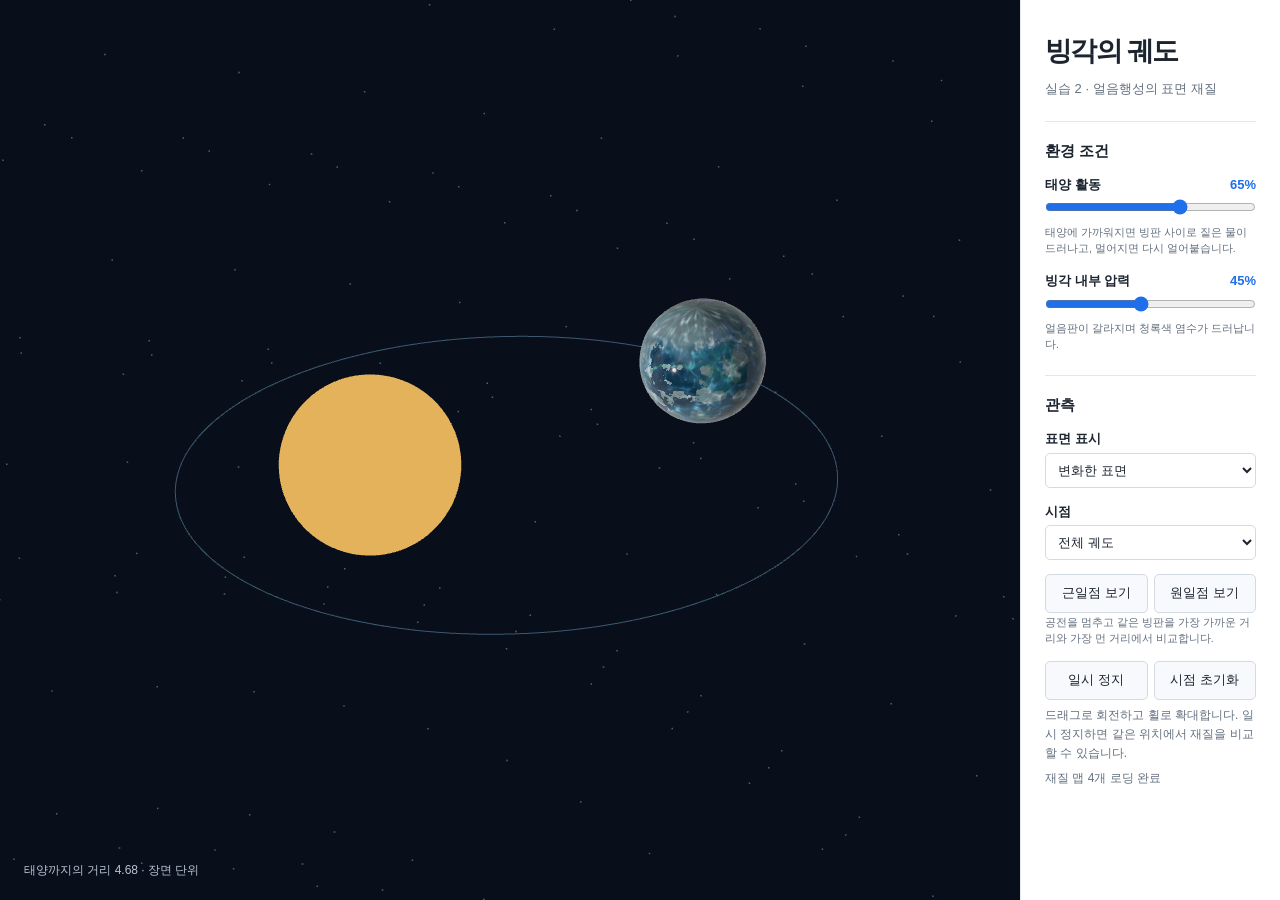
<file: week6/week06-material-starter/task2.html>
<!doctype html>
<html lang="ko">
<head>
  <meta charset="utf-8">
  <meta name="viewport" content="width=device-width,initial-scale=1">
  <title>실습 2 · 빙각의 궤도</title>
  <link rel="icon" href="data:,">
  <link rel="stylesheet" href="demo.css">
  <style>
    .wrap { grid-template-columns: minmax(0,1fr) 20rem; height: 100dvh; }
    .stage { display: block; background: #080e1b; }
    .stage canvas { position: absolute; inset: 0; touch-action: none; }
    .telemetry { position: absolute; left: 24px; bottom: 20px; color: #b6c4d4;
      font-size: 12px; font-variant-numeric: tabular-nums; pointer-events: none; }
    .panel { padding: 30px 24px; }
    .panel h1 { margin: 0; font-size: 27px; letter-spacing: -.06em; }
    .panel .sub { margin: 6px 0 0; font-size: 13px; }
    .panel section { border-top: 1px solid var(--d-line); margin-top: 22px; padding-top: 17px; }
    .panel h2 { margin: 0 0 12px; font-size: 15px; color: var(--d-ink); }
    .ctl { margin-bottom: 14px; }
    .ctl label { font-size: 13px; }
    .ctl output { color: var(--d-accent); font-variant-numeric: tabular-nums; }
    .ctl select, button { font: inherit; font-size: 13px; padding: 8px; }
    button { background: var(--d-bg-soft); color: var(--d-ink); border: 1px solid var(--d-line-strong);
      border-radius: 5px; cursor: pointer; }
    .actions { display: grid; grid-template-columns: 1fr 1fr; gap: 6px; }
    .hint, #status { margin: 6px 0 0; color: var(--d-muted); font-size: 12px; }
    @media (max-width: 760px) {
      .wrap { display: block; height: auto; }
      .stage { height: 54vh; height: 54svh; min-height: 275px; }
      .panel { max-height: none; padding: 18px 20px; }
      .telemetry { left: 12px; bottom: 8px; }
    }
  </style>
</head>
<body>
  <main class="wrap">
    <div class="stage">
      <canvas id="cv" aria-label="고정된 태양과 타원 궤도를 도는 얼음행성 빙각"></canvas>
      <div class="telemetry">태양까지의 거리 <span id="distance">–</span> · 장면 단위</div>
    </div>
    <aside class="panel">
      <h1>빙각의 궤도</h1>
      <p class="sub">실습 2 · 얼음행성의 표면 재질</p>
      <section>
        <h2>환경 조건</h2>
        <div class="ctl">
          <label for="solar">태양 활동 <output id="solarValue" for="solar">65%</output></label>
          <input id="solar" type="range" min="0" max="100" value="65">
          <p class="hint">태양에 가까워지면 빙판 사이로 짙은 물이 드러나고, 멀어지면 다시 얼어붙습니다.</p>
        </div>
        <div class="ctl">
          <label for="pressure">빙각 내부 압력 <output id="pressureValue" for="pressure">45%</output></label>
          <input id="pressure" type="range" min="0" max="100" value="45">
          <p class="hint">얼음판이 갈라지며 청록색 염수가 드러납니다.</p>
        </div>
      </section>
      <section>
        <h2>관측</h2>
        <div class="ctl">
          <label for="surface">표면 표시</label>
          <select id="surface">
            <option value="0">변화한 표면</option><option value="1">기본 표면</option>
            <option value="2">해빙 마스크</option><option value="3">균열 마스크</option>
          </select>
        </div>
        <div class="ctl">
          <label for="camera">시점</label>
          <select id="camera"><option value="system">전체 궤도</option><option value="planet">행성 확대</option></select>
        </div>
        <div class="ctl">
          <div class="actions" role="group" aria-label="공전 거리 비교">
            <button id="perihelion" type="button">근일점 보기</button>
            <button id="aphelion" type="button">원일점 보기</button>
          </div>
          <p class="hint">공전을 멈추고 같은 빙판을 가장 가까운 거리와 가장 먼 거리에서 비교합니다.</p>
        </div>
        <div class="actions"><button id="pause" type="button">일시 정지</button><button id="reset" type="button">시점 초기화</button></div>
        <p class="hint">드래그로 회전하고 휠로 확대합니다. 일시 정지하면 같은 위치에서 재질을 비교할 수 있습니다.</p>
      </section>
      <p id="status" role="status">재질 맵을 불러오는 중…</p>
    </aside>
  </main>
  <script src="demo.js"></script>
  <script src="task2.js"></script>
</body>
</html>
</file>
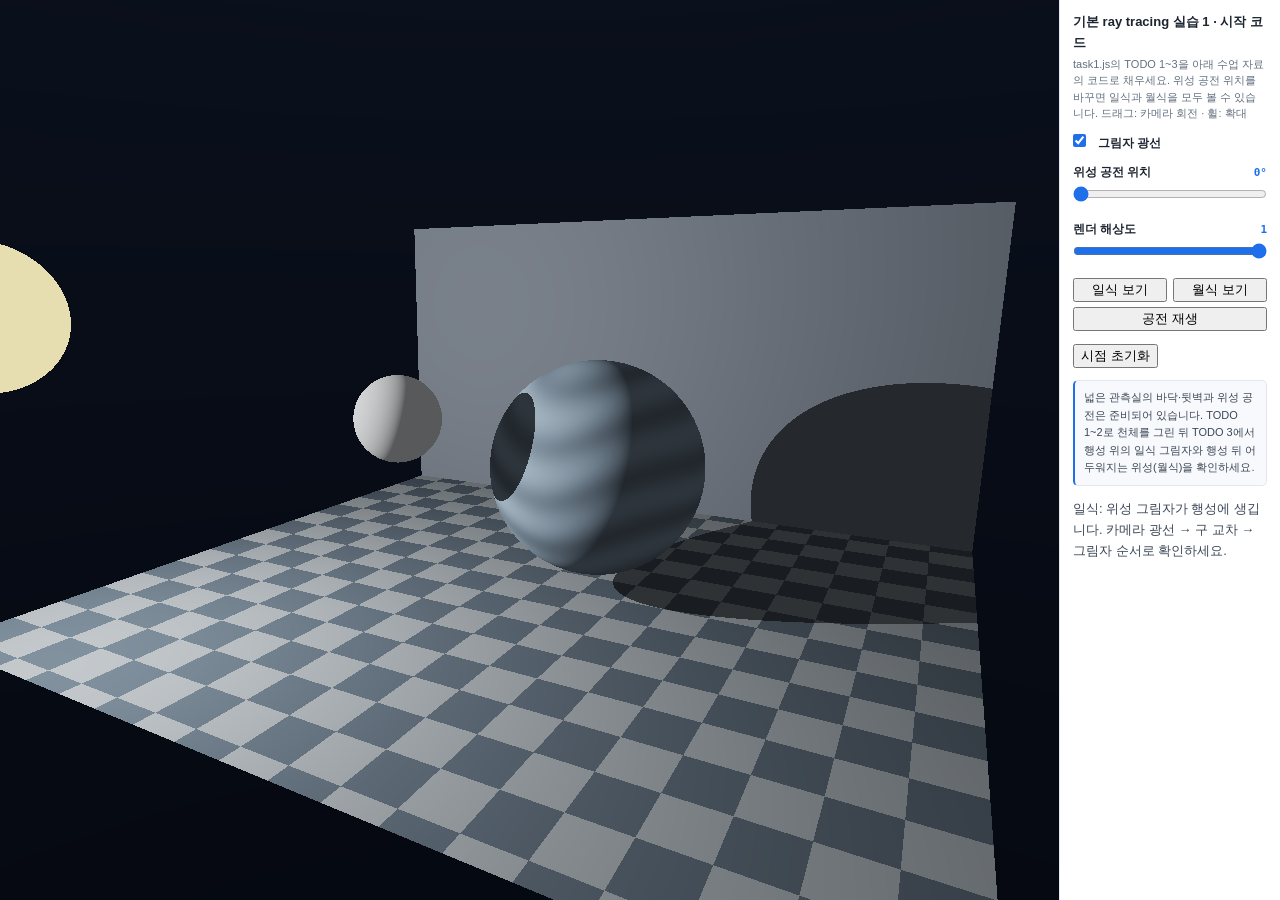
<file: week7/week07-raytrace-starter/task1.html>
<!doctype html>
<html lang="ko">
<head>
<meta charset="utf-8">
<meta name="viewport" content="width=device-width,initial-scale=1">
<title>7주차 · 기본 ray tracing 따라 만들기 시작 코드</title>
<link rel="stylesheet" href="demo.css">
<style>
.wrap{grid-template-columns:minmax(0,1fr) 17rem;height:100vh;height:100dvh}
.stage{min-height:340px}.stage canvas{width:100%;height:100%;max-width:none;max-height:none;touch-action:none}
.orbit-actions{display:flex;flex-wrap:wrap;gap:.4rem;margin:0 0 1rem}.orbit-actions button{flex:1 1 7rem}
@media(max-width:800px){.wrap{display:block;height:auto}.stage{height:68vh;min-height:340px}.panel{max-height:none}}
</style>
</head>
<body>
<div class="wrap">
  <div class="stage"><canvas id="cv" aria-label="학생이 TODO를 채워 완성하는 기본 ray tracing 시작 코드"></canvas></div>
  <aside class="panel">
    <h1>기본 ray tracing 실습 1 · 시작 코드</h1>
    <p class="sub">task1.js의 TODO 1~3을 아래 수업 자료의 코드로 채우세요. 위성 공전 위치를 바꾸면 일식과 월식을 모두 볼 수 있습니다. 드래그: 카메라 회전 · 휠: 확대</p>
    <div id="ui"></div>
    <div class="orbit-actions"><button id="solar" type="button">일식 보기</button><button id="lunar" type="button">월식 보기</button><button id="play" type="button">공전 재생</button></div>
    <button id="reset" type="button">시점 초기화</button>
    <p class="note">넓은 관측실의 바닥·뒷벽과 위성 공전은 준비되어 있습니다. TODO 1~2로 천체를 그린 뒤 TODO 3에서 행성 위의 일식 그림자와 행성 뒤 어두워지는 위성(월식)을 확인하세요.</p>
    <p id="status" role="status"></p>
  </aside>
</div>
<script src="demo.js"></script>
<script src="task1.js"></script>
</body>
</html>
</file>
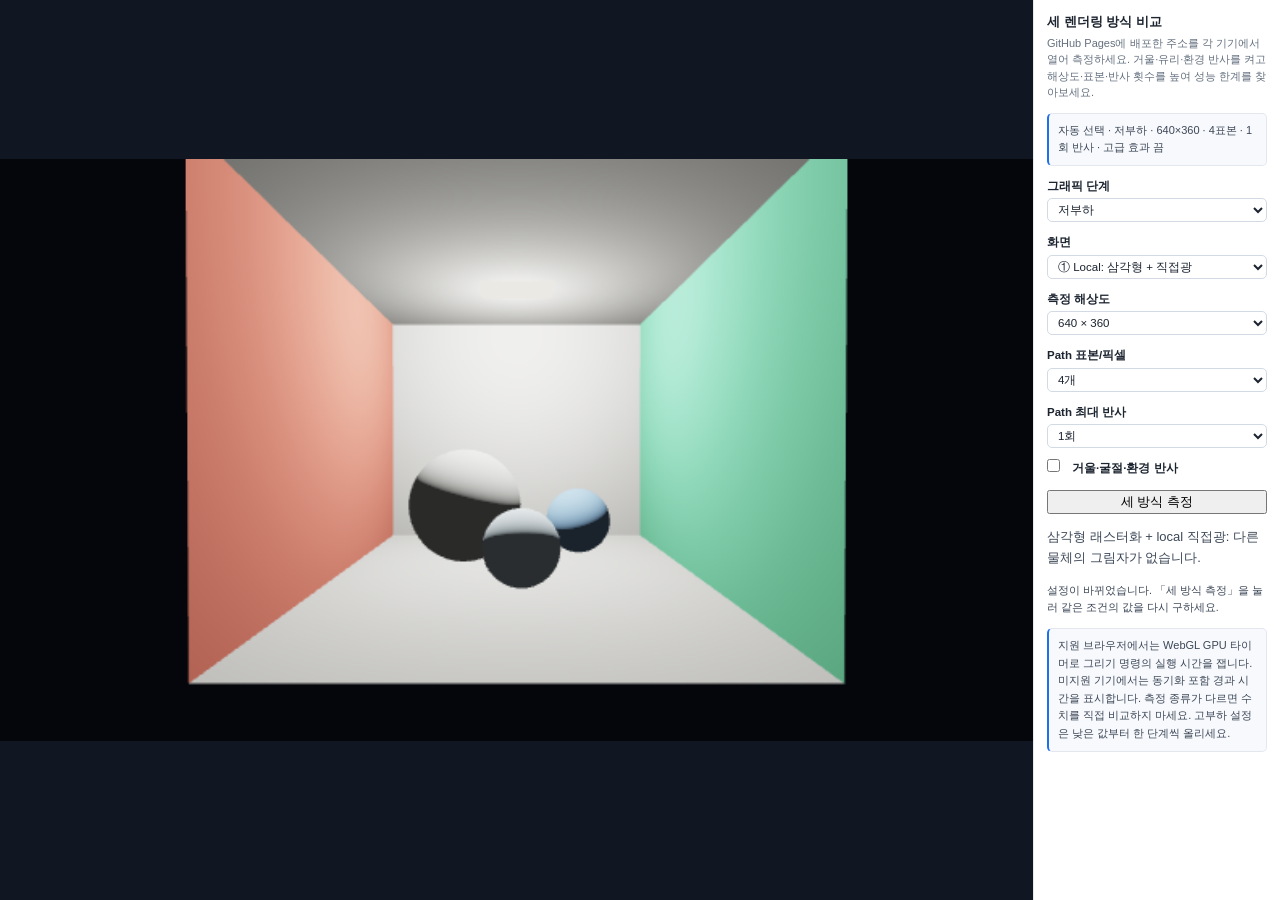
<file: week7/week07-render-compare-starter/task2.html>
<!doctype html>
<html lang="ko">
<head>
<meta charset="utf-8">
<meta name="viewport" content="width=device-width,initial-scale=1">
<title>7주차 실습 2 · local / ray tracing / path tracing 성능 비교</title>
<link rel="stylesheet" href="demo.css">
<style>
.wrap{grid-template-columns:minmax(0,1fr) 19rem;height:100vh;height:100dvh}
.stage{display:flex;align-items:center;justify-content:center;min-height:300px;background:#101722}
.stage canvas{width:min(100%,calc(100vh * 1.75));height:auto;aspect-ratio:16/9;max-width:none;max-height:none}
.panel{overflow-y:auto}.actions{display:flex;gap:.5rem;margin:1rem 0}.actions button{flex:1}
.result{font-size:.82rem}.result table{width:100%;border-collapse:collapse}.result th,.result td{padding:.32rem;border-bottom:1px solid #ccd4dc;text-align:left}
@media(max-width:800px){.wrap{display:block;height:auto}.stage{height:auto;min-height:0;padding:.5rem}.panel{max-height:none}}
</style>
</head>
<body>
<div class="wrap">
  <div class="stage"><canvas id="cv" width="320" height="180" aria-label="같은 3D 방을 local, ray tracing, path tracing으로 그린 결과"></canvas></div>
  <aside class="panel">
    <h1>세 렌더링 방식 비교</h1>
    <p class="sub">GitHub Pages에 배포한 주소를 각 기기에서 열어 측정하세요. 거울·유리·환경 반사를 켜고 해상도·표본·반사 횟수를 높여 성능 한계를 찾아보세요.</p>
    <p id="profile" class="note" aria-live="polite"></p>
    <div id="ui"></div>
    <div class="actions"><button id="measure" type="button">세 방식 측정</button></div>
    <p id="status" role="status"></p>
    <div id="result" class="result" aria-live="polite"></div>
    <p class="note">지원 브라우저에서는 WebGL GPU 타이머로 그리기 명령의 실행 시간을 잽니다. 미지원 기기에서는 동기화 포함 경과 시간을 표시합니다. 측정 종류가 다르면 수치를 직접 비교하지 마세요. 고부하 설정은 낮은 값부터 한 단계씩 올리세요.</p>
  </aside>
</div>
<script src="demo.js"></script>
<script src="task2.js"></script>
</body>
</html>
</file>
<file: week4/baseline/demo.css>
/* 강의 자료 인터랙티브 예제 공용 스타일 — 홈페이지와 같은 밝고 단정한 톤 */

/* 테마는 세 곳에서 정해진다.
   1) 강의 페이지 안에 들어가 있으면 부모의 밝은/어두운 설정 (data-theme)
   2) 단독으로 열면 OS 설정 (prefers-color-scheme)
   3) ?theme=light|dark 로 직접 지정
   그래서 밝은 값을 기본으로 두고, 어두운 값을 두 조건에 각각 다시 적어 준다. */

:root {
  --d-accent: #1f6feb;
  --d-accent-soft: #eaf1fe;
  --d-ink: #1c2430;
  --d-ink-soft: #3c4757;
  --d-muted: #64707f;
  --d-bg: #ffffff;
  --d-bg-soft: #f7f9fc;
  --d-line: #e3e8ef;
  --d-line-strong: #d3dae4;

  /* 3D 장면 — 배경과 보조선 */
  --d-canvas: #eef2f8;
  --d-grid: #cdd7e5;
  --d-axis: #7d8b9e;
  --d-ghost: #5f6b7d;
  --d-hint: #97a4b5;

  /* 벡터·물체를 구분하는 색 (배경 대비에 맞춰 조정) */
  --d-vec-a: #1f6feb;
  --d-vec-b: #0b7d67;
  --d-vec-c: #d2600f;
  --d-trail: #157f6a;
}

@media (prefers-color-scheme: dark) {
  :root:not([data-theme="light"]) {
    --d-accent: #7aaeff;
    --d-accent-soft: #1b2432;
    --d-ink: #e7ecf3;
    --d-ink-soft: #cbd4e1;
    --d-muted: #9aa7b8;
    --d-bg: #1a212c;
    --d-bg-soft: #161c26;
    --d-line: #2c3542;
    --d-line-strong: #3a4553;
  
    /* 3D 장면 — 배경과 보조선 */
    --d-canvas: #0a0d14;
    --d-grid: #242e42;
    --d-axis: #57667f;
    --d-ghost: #8c93a6;
    --d-hint: #59647a;
  
    /* 벡터·물체를 구분하는 색 (배경 대비에 맞춰 조정) */
    --d-vec-a: #5ca8fa;
    --d-vec-b: #33b88c;
    --d-vec-c: #ff8c4d;
    --d-trail: #38705f;
  }
}

:root[data-theme="dark"] {
  --d-accent: #7aaeff;
  --d-accent-soft: #1b2432;
  --d-ink: #e7ecf3;
  --d-ink-soft: #cbd4e1;
  --d-muted: #9aa7b8;
  --d-bg: #1a212c;
  --d-bg-soft: #161c26;
  --d-line: #2c3542;
  --d-line-strong: #3a4553;

  /* 3D 장면 — 배경과 보조선 */
  --d-canvas: #0a0d14;
  --d-grid: #242e42;
  --d-axis: #57667f;
  --d-ghost: #8c93a6;
  --d-hint: #59647a;

  /* 벡터·물체를 구분하는 색 (배경 대비에 맞춰 조정) */
  --d-vec-a: #5ca8fa;
  --d-vec-b: #33b88c;
  --d-vec-c: #ff8c4d;
  --d-trail: #38705f;
}

* { box-sizing: border-box; }

html, body {
  margin: 0;
  padding: 0;
  background: var(--d-bg);
  color: var(--d-ink-soft);
  font: 13px/1.6 -apple-system, BlinkMacSystemFont, "Segoe UI", "Noto Sans KR",
        "Malgun Gothic", Roboto, sans-serif;
}

.wrap {
  display: grid;
  grid-template-columns: 1fr 15rem;
  gap: 0;
  height: 100vh;
}

.stage {
  position: relative;
  display: flex;
  align-items: center;
  justify-content: center;
  min-width: 0;
  background: var(--d-bg-soft);
  overflow: hidden;
}

.stage canvas {
  display: block;
  max-width: 100%;
  max-height: 100%;
}

.readout {
  position: absolute;
  top: 8px;
  left: 8px;
  padding: 5px 9px;
  border: 1px solid var(--d-line-strong);
  border-radius: 6px;
  background: color-mix(in srgb, var(--d-bg) 88%, transparent);
  color: var(--d-ink);
  font-family: ui-monospace, SFMono-Regular, Menlo, Consolas, monospace;
  font-size: 11px;
  line-height: 1.6;
  white-space: pre;
  pointer-events: none;
}

.panel {
  padding: 12px 13px 16px;
  border-left: 1px solid var(--d-line);
  background: var(--d-bg);
  overflow-y: auto;
}

.panel h1 {
  margin: 0 0 2px;
  color: var(--d-ink);
  font-size: 13px;
  font-weight: 700;
}

.panel .sub {
  margin: 0 0 12px;
  color: var(--d-muted);
  font-size: 11px;
  line-height: 1.5;
}

.ctl { margin-bottom: 11px; }

.ctl label {
  display: flex;
  justify-content: space-between;
  align-items: baseline;
  gap: 6px;
  margin-bottom: 3px;
  color: var(--d-ink);
  font-size: 11.5px;
  font-weight: 600;
}

.ctl label .val {
  color: var(--d-accent);
  font-family: ui-monospace, SFMono-Regular, Menlo, Consolas, monospace;
  font-size: 11px;
  font-weight: 700;
}

.ctl input[type="range"] {
  width: 100%;
  height: 18px;
  margin: 0;
  accent-color: var(--d-accent);
  cursor: pointer;
}

.ctl select {
  width: 100%;
  padding: 4px 6px;
  border: 1px solid var(--d-line-strong);
  border-radius: 5px;
  background: var(--d-bg);
  color: var(--d-ink);
  font: inherit;
  font-size: 11.5px;
}

.ctl.check label {
  justify-content: flex-start;
  cursor: pointer;
}

.ctl.check input { accent-color: var(--d-accent); margin: 0 6px 0 0; }

.ctl .hint {
  margin-top: 2px;
  color: var(--d-muted);
  font-size: 10.5px;
  line-height: 1.5;
}

.note {
  margin-top: 12px;
  padding: 8px 9px;
  border: 1px solid var(--d-line);
  border-left: 2px solid var(--d-accent);
  border-radius: 5px;
  background: var(--d-bg-soft);
  color: var(--d-ink-soft);
  font-size: 11px;
  line-height: 1.6;
}

.note b { color: var(--d-ink); }

.btn {
  width: 100%;
  padding: 6px 8px;
  margin-bottom: 11px;
  border: 1px solid var(--d-line-strong);
  border-radius: 5px;
  background: var(--d-bg);
  color: var(--d-ink);
  font: inherit;
  font-size: 11.5px;
  font-weight: 600;
  cursor: pointer;
}

.btn:hover { border-color: var(--d-accent); color: var(--d-accent); }

.err {
  padding: 12px;
  color: #b4232a;
  font-family: ui-monospace, monospace;
  font-size: 11px;
  white-space: pre-wrap;
}

/* 성분 직접 입력 패널 — 슬라이더 대신 x, y, z 를 그대로 넣는다 */

.ctl[hidden] { display: none !important; }   /* .ctl 의 display 규칙보다 우선하도록 */

.comp { display: none; margin: 2px 0 12px; }
.comp.on { display: block; }

.comp-row {
  display: flex;
  align-items: center;
  gap: 5px;
  margin-bottom: 5px;
}

.comp-row > span {
  flex: 0 0 1.15rem;
  color: var(--d-ink);
  font-size: 11.5px;
  font-weight: 700;
}

.comp input {
  flex: 1 1 0;
  min-width: 0;
  padding: 4px 5px;
  border: 1px solid var(--d-line-strong);
  border-radius: 5px;
  background: var(--d-bg);
  color: var(--d-accent);
  font-family: ui-monospace, Menlo, Consolas, monospace;
  font-size: 11.5px;
  font-weight: 600;
  text-align: center;
}

.comp input:focus { outline: none; border-color: var(--d-accent); }
.comp input.bad { border-color: #b4232a; color: #b4232a; }

.comp-hint {
  margin-top: 3px;
  color: var(--d-muted);
  font-size: 10.5px;
  line-height: 1.55;
}

@media (max-width: 620px) {
  .wrap { grid-template-columns: 1fr; grid-template-rows: 1fr auto; }
  .panel { border-left: 0; border-top: 1px solid var(--d-line); max-height: 46vh; }
}
</file>
<file: week4/improved/demo.css>
/* 강의 자료 인터랙티브 예제 공용 스타일 — 홈페이지와 같은 밝고 단정한 톤 */

/* 테마는 세 곳에서 정해진다.
   1) 강의 페이지 안에 들어가 있으면 부모의 밝은/어두운 설정 (data-theme)
   2) 단독으로 열면 OS 설정 (prefers-color-scheme)
   3) ?theme=light|dark 로 직접 지정
   그래서 밝은 값을 기본으로 두고, 어두운 값을 두 조건에 각각 다시 적어 준다. */

:root {
  --d-accent: #1f6feb;
  --d-accent-soft: #eaf1fe;
  --d-ink: #1c2430;
  --d-ink-soft: #3c4757;
  --d-muted: #64707f;
  --d-bg: #ffffff;
  --d-bg-soft: #f7f9fc;
  --d-line: #e3e8ef;
  --d-line-strong: #d3dae4;

  /* 3D 장면 — 배경과 보조선 */
  --d-canvas: #eef2f8;
  --d-grid: #cdd7e5;
  --d-axis: #7d8b9e;
  --d-ghost: #5f6b7d;
  --d-hint: #97a4b5;

  /* 벡터·물체를 구분하는 색 (배경 대비에 맞춰 조정) */
  --d-vec-a: #1f6feb;
  --d-vec-b: #0b7d67;
  --d-vec-c: #d2600f;
  --d-trail: #157f6a;
}

@media (prefers-color-scheme: dark) {
  :root:not([data-theme="light"]) {
    --d-accent: #7aaeff;
    --d-accent-soft: #1b2432;
    --d-ink: #e7ecf3;
    --d-ink-soft: #cbd4e1;
    --d-muted: #9aa7b8;
    --d-bg: #1a212c;
    --d-bg-soft: #161c26;
    --d-line: #2c3542;
    --d-line-strong: #3a4553;
  
    /* 3D 장면 — 배경과 보조선 */
    --d-canvas: #0a0d14;
    --d-grid: #242e42;
    --d-axis: #57667f;
    --d-ghost: #8c93a6;
    --d-hint: #59647a;
  
    /* 벡터·물체를 구분하는 색 (배경 대비에 맞춰 조정) */
    --d-vec-a: #5ca8fa;
    --d-vec-b: #33b88c;
    --d-vec-c: #ff8c4d;
    --d-trail: #38705f;
  }
}

:root[data-theme="dark"] {
  --d-accent: #7aaeff;
  --d-accent-soft: #1b2432;
  --d-ink: #e7ecf3;
  --d-ink-soft: #cbd4e1;
  --d-muted: #9aa7b8;
  --d-bg: #1a212c;
  --d-bg-soft: #161c26;
  --d-line: #2c3542;
  --d-line-strong: #3a4553;

  /* 3D 장면 — 배경과 보조선 */
  --d-canvas: #0a0d14;
  --d-grid: #242e42;
  --d-axis: #57667f;
  --d-ghost: #8c93a6;
  --d-hint: #59647a;

  /* 벡터·물체를 구분하는 색 (배경 대비에 맞춰 조정) */
  --d-vec-a: #5ca8fa;
  --d-vec-b: #33b88c;
  --d-vec-c: #ff8c4d;
  --d-trail: #38705f;
}

* { box-sizing: border-box; }

html, body {
  margin: 0;
  padding: 0;
  background: var(--d-bg);
  color: var(--d-ink-soft);
  font: 13px/1.6 -apple-system, BlinkMacSystemFont, "Segoe UI", "Noto Sans KR",
        "Malgun Gothic", Roboto, sans-serif;
}

.wrap {
  display: grid;
  grid-template-columns: 1fr 15rem;
  gap: 0;
  height: 100vh;
}

.stage {
  position: relative;
  display: flex;
  align-items: center;
  justify-content: center;
  min-width: 0;
  background: var(--d-bg-soft);
  overflow: hidden;
}

.stage canvas {
  display: block;
  max-width: 100%;
  max-height: 100%;
}

.readout {
  position: absolute;
  top: 8px;
  left: 8px;
  padding: 5px 9px;
  border: 1px solid var(--d-line-strong);
  border-radius: 6px;
  background: color-mix(in srgb, var(--d-bg) 88%, transparent);
  color: var(--d-ink);
  font-family: ui-monospace, SFMono-Regular, Menlo, Consolas, monospace;
  font-size: 11px;
  line-height: 1.6;
  white-space: pre;
  pointer-events: none;
}

.panel {
  padding: 12px 13px 16px;
  border-left: 1px solid var(--d-line);
  background: var(--d-bg);
  overflow-y: auto;
}

.panel h1 {
  margin: 0 0 2px;
  color: var(--d-ink);
  font-size: 13px;
  font-weight: 700;
}

.panel .sub {
  margin: 0 0 12px;
  color: var(--d-muted);
  font-size: 11px;
  line-height: 1.5;
}

.ctl { margin-bottom: 11px; }

.ctl label {
  display: flex;
  justify-content: space-between;
  align-items: baseline;
  gap: 6px;
  margin-bottom: 3px;
  color: var(--d-ink);
  font-size: 11.5px;
  font-weight: 600;
}

.ctl label .val {
  color: var(--d-accent);
  font-family: ui-monospace, SFMono-Regular, Menlo, Consolas, monospace;
  font-size: 11px;
  font-weight: 700;
}

.ctl input[type="range"] {
  width: 100%;
  height: 18px;
  margin: 0;
  accent-color: var(--d-accent);
  cursor: pointer;
}

.ctl select {
  width: 100%;
  padding: 4px 6px;
  border: 1px solid var(--d-line-strong);
  border-radius: 5px;
  background: var(--d-bg);
  color: var(--d-ink);
  font: inherit;
  font-size: 11.5px;
}

.ctl.check label {
  justify-content: flex-start;
  cursor: pointer;
}

.ctl.check input { accent-color: var(--d-accent); margin: 0 6px 0 0; }

.ctl .hint {
  margin-top: 2px;
  color: var(--d-muted);
  font-size: 10.5px;
  line-height: 1.5;
}

.note {
  margin-top: 12px;
  padding: 8px 9px;
  border: 1px solid var(--d-line);
  border-left: 2px solid var(--d-accent);
  border-radius: 5px;
  background: var(--d-bg-soft);
  color: var(--d-ink-soft);
  font-size: 11px;
  line-height: 1.6;
}

.note b { color: var(--d-ink); }

.btn {
  width: 100%;
  padding: 6px 8px;
  margin-bottom: 11px;
  border: 1px solid var(--d-line-strong);
  border-radius: 5px;
  background: var(--d-bg);
  color: var(--d-ink);
  font: inherit;
  font-size: 11.5px;
  font-weight: 600;
  cursor: pointer;
}

.btn:hover { border-color: var(--d-accent); color: var(--d-accent); }

.err {
  padding: 12px;
  color: #b4232a;
  font-family: ui-monospace, monospace;
  font-size: 11px;
  white-space: pre-wrap;
}

/* 성분 직접 입력 패널 — 슬라이더 대신 x, y, z 를 그대로 넣는다 */

.ctl[hidden] { display: none !important; }   /* .ctl 의 display 규칙보다 우선하도록 */

.comp { display: none; margin: 2px 0 12px; }
.comp.on { display: block; }

.comp-row {
  display: flex;
  align-items: center;
  gap: 5px;
  margin-bottom: 5px;
}

.comp-row > span {
  flex: 0 0 1.15rem;
  color: var(--d-ink);
  font-size: 11.5px;
  font-weight: 700;
}

.comp input {
  flex: 1 1 0;
  min-width: 0;
  padding: 4px 5px;
  border: 1px solid var(--d-line-strong);
  border-radius: 5px;
  background: var(--d-bg);
  color: var(--d-accent);
  font-family: ui-monospace, Menlo, Consolas, monospace;
  font-size: 11.5px;
  font-weight: 600;
  text-align: center;
}

.comp input:focus { outline: none; border-color: var(--d-accent); }
.comp input.bad { border-color: #b4232a; color: #b4232a; }

.comp-hint {
  margin-top: 3px;
  color: var(--d-muted);
  font-size: 10.5px;
  line-height: 1.55;
}

@media (max-width: 620px) {
  .wrap { grid-template-columns: 1fr; grid-template-rows: 1fr auto; }
  .panel { border-left: 0; border-top: 1px solid var(--d-line); max-height: 46vh; }
}

/* 지점 관찰 인터페이스. 제공 테마 색과 렌더러를 그대로 사용합니다. */
[hidden] { display: none !important; }
.inspection-app { height: 100vh; height: 100dvh; display: grid; grid-template-rows: 80px minmax(0,1fr); }
.app-header { padding: 15px 25px; display: flex; align-items: center; justify-content: space-between; border-bottom: 1px solid var(--d-line); }
.eyebrow { margin: 0; font-size: 10px; font-weight: 700; letter-spacing: .16em; color: var(--d-muted); }
.app-header h1 { margin: 2px 0 0; font-size: 21px; color: var(--d-ink); letter-spacing: -.04em; }
.header-note { color: var(--d-muted); font-size: 12px; }
.wrap { height: auto; min-height: 0; grid-template-columns: minmax(0,1fr) 340px; }
.stage { display: grid; grid-template-rows: auto minmax(280px,1fr) auto; align-items: stretch; justify-content: stretch; }
button { font: inherit; cursor: pointer; color: var(--d-ink); background: var(--d-bg); border: 1px solid var(--d-line-strong); border-radius: 7px; padding: 8px 12px; }
button:hover:not(:disabled) { border-color: var(--d-accent); }
button:disabled { cursor: default; }
button:focus-visible,summary:focus-visible { outline: 2px solid var(--d-accent); outline-offset: 3px; }
kbd { font: 10px/1.5 monospace; border: 1px solid var(--d-line-strong); border-radius: 4px; padding: 2px 4px; margin: 0 2px; white-space: nowrap; }
.view-toolbar { display: flex; align-items: center; justify-content: space-between; gap: 12px; padding: 14px 18px; border-bottom: 1px solid var(--d-line); background: var(--d-bg); }
.view-modes { display: flex; background: var(--d-bg-soft); border: 1px solid var(--d-line); border-radius: 9px; padding: 3px; gap: 3px; }
.view-modes button { border-color: transparent; background: transparent; font-weight: 600; font-size: 12px; padding: 7px 12px; }
.view-modes button[aria-pressed="true"] { color: var(--d-accent); border-color: var(--d-line); background: var(--d-bg); box-shadow: 0 1px 3px #00000008; }
.camera-actions { display: flex; gap: 6px; }
.camera-actions button { padding: 5px 11px; font-size: 13px; }
.viewport { position: relative; min-height: 0; overflow: hidden; }
.stage canvas { position: absolute; inset: 0; display: block; width: 100%; height: 100%; max-height: none; cursor: grab; }
canvas:focus-visible { outline: 2px solid var(--d-accent); outline-offset: -2px; }
.view-badges { position: absolute; top: 16px; left: 18px; display: flex; gap: 8px; pointer-events: none; }
.view-badges span { background: var(--d-bg); color: var(--d-muted); padding: 5px 9px; border: 1px solid var(--d-line); border-radius: 5px; font-size: 11px; }
#ghost-badge { color: var(--d-accent); background: var(--d-accent-soft); }
#sign-pins { position: absolute; inset: 0; pointer-events: none; }
.sign-pin { position: absolute; pointer-events: auto; transform: translate(-50%,-100%); font: 700 11px/1.3 monospace; color: var(--d-accent); padding: 4px 7px; border: 1px solid var(--d-accent); border-radius: 5px; box-shadow: 0 2px 5px #00000012; }
.sign-pin.selected { background: #e2f9ea; color: #126a35; border-color: #169f4e; }
#selection-card { position: absolute; left: 18px; bottom: 18px; display: flex; align-items: center; gap: 10px; padding: 10px 14px; background: var(--d-bg); border: 1px solid #36b96e; border-radius: 8px; pointer-events: none; }
.selection-dot { width: 9px; height: 9px; border-radius: 50%; background: #22bd60; }
#selection-card strong { color: var(--d-ink); font-size: 13px; }
#selection-card small { display: block; color: var(--d-muted); font-size: 11px; }
.stage-footer { border-top: 1px solid var(--d-line); padding: 13px 20px; background: var(--d-bg); }
#instructions { margin: 0; font-size: 12px; line-height: 1.9; }
#view-hint { margin: 4px 0 0; color: var(--d-muted); font-size: 11px; }
.panel { padding: 22px 18px; min-height: 0; }
.panel-heading h2 { font-size: 18px; margin: 4px 0; letter-spacing: -.04em; color: var(--d-ink); }
.panel-heading p { font-size: 12px; color: var(--d-muted); margin: 4px 0 18px; }
.ghost-toggle { display: flex; gap: 10px; align-items: center; width: 100%; padding: 12px; text-align: left; background: var(--d-bg-soft); }
.ghost-toggle > span:first-child { flex: 1; }
.ghost-toggle strong { font-size: 13px; }
.ghost-toggle small { display: block; color: var(--d-muted); font-size: 10px; margin-top: 3px; }
.toggle-indicator { width: 29px; height: 17px; border-radius: 10px; background: var(--d-line-strong); position: relative; flex: none; }
.toggle-indicator::before { content: ''; position: absolute; left: 3px; top: 3px; width: 11px; height: 11px; background: white; border-radius: 50%; }
.ghost-toggle[aria-pressed="true"] { border-color: var(--d-accent); background: var(--d-accent-soft); }
.ghost-toggle[aria-pressed="true"] .toggle-indicator { background: var(--d-accent); }
.ghost-toggle[aria-pressed="true"] .toggle-indicator::before { left: 15px; }
.status-note { color: var(--d-muted); font-size: 11px; min-height: 34px; margin: 10px 1px 14px; }
.task-heading { display: flex; justify-content: space-between; align-items: baseline; margin: 20px 0 9px; }
.task-heading h2 { font-size: 13px; margin: 0; color: var(--d-ink); }
.task-heading > span { font-size: 10px; color: var(--d-muted); }
.task-list { display: grid; gap: 7px; }
.task-card { display: flex; text-align: left; gap: 10px; align-items: flex-start; padding: 10px; width: 100%; border-color: var(--d-line); }
.task-id { font: 700 11px/1.5 monospace; padding: 4px 5px; background: var(--d-accent-soft); border-radius: 5px; color: var(--d-accent); }
.task-copy { flex: 1; }
.task-copy strong { font-size: 12px; color: var(--d-ink); }
.task-copy small { display: block; font-size: 10px; color: var(--d-muted); line-height: 1.5; margin-top: 3px; }
.task-state { display: block; font-size: 10px; color: var(--d-accent); margin-top: 5px; }
.task-arrow { font-size: 14px; color: var(--d-muted); }
.task-card.needs-overview .task-id { background: var(--d-bg-soft); color: var(--d-muted); }
.task-card.selected { border-color: #36b96e; box-shadow: inset 3px 0 #36b96e; }
.task-card.selected .task-state { color: #198a43; }
.comparison-card { background: var(--d-bg-soft); }
.camera-details { margin-top: 22px; padding-top: 14px; border-top: 1px solid var(--d-line); font-size: 11px; }
.camera-details summary { cursor: pointer; color: var(--d-muted); }
.readings { font: 11px/1.8 monospace; white-space: pre-wrap; color: var(--d-muted); }
.camera-details button { width: 100%; font-size: 11px; }
.panel-footnote { font-size: 10px; line-height: 1.6; color: var(--d-muted); margin-top: 16px; }
@media(max-width:1000px) {
  .wrap { grid-template-columns: minmax(0,1fr) 290px; }
  .view-toolbar { flex-wrap: wrap; padding: 10px; }
  .view-modes { flex: 1; }
  .view-modes button { flex: 1; white-space: nowrap; }
}
@media(max-width:760px) {
  .inspection-app { height: auto; display: block; }
  .app-header { padding: 14px 16px; }
  .header-note { display: none; }
  .wrap { display: block; }
  .stage { height: 78vh; min-height: 540px; }
  .panel { max-height: none; border-left: 0; border-top: 1px solid var(--d-line); }
  .task-list { grid-template-columns: repeat(auto-fit,minmax(240px,1fr)); }
  .view-badges { left: 10px; top: 10px; }
  .stage-footer { padding: 10px 14px; }
}
</file>
<file: week4/Old/demo.css>
/* 강의 자료 인터랙티브 예제 공용 스타일 — 홈페이지와 같은 밝고 단정한 톤 */

/* 테마는 세 곳에서 정해진다.
   1) 강의 페이지 안에 들어가 있으면 부모의 밝은/어두운 설정 (data-theme)
   2) 단독으로 열면 OS 설정 (prefers-color-scheme)
   3) ?theme=light|dark 로 직접 지정
   그래서 밝은 값을 기본으로 두고, 어두운 값을 두 조건에 각각 다시 적어 준다. */

:root {
  --d-accent: #1f6feb;
  --d-accent-soft: #eaf1fe;
  --d-ink: #1c2430;
  --d-ink-soft: #3c4757;
  --d-muted: #64707f;
  --d-bg: #ffffff;
  --d-bg-soft: #f7f9fc;
  --d-line: #e3e8ef;
  --d-line-strong: #d3dae4;

  /* 3D 장면 — 배경과 보조선 */
  --d-canvas: #eef2f8;
  --d-grid: #cdd7e5;
  --d-axis: #7d8b9e;
  --d-ghost: #5f6b7d;
  --d-hint: #97a4b5;

  /* 벡터·물체를 구분하는 색 (배경 대비에 맞춰 조정) */
  --d-vec-a: #1f6feb;
  --d-vec-b: #0b7d67;
  --d-vec-c: #d2600f;
  --d-trail: #157f6a;
}

@media (prefers-color-scheme: dark) {
  :root:not([data-theme="light"]) {
    --d-accent: #7aaeff;
    --d-accent-soft: #1b2432;
    --d-ink: #e7ecf3;
    --d-ink-soft: #cbd4e1;
    --d-muted: #9aa7b8;
    --d-bg: #1a212c;
    --d-bg-soft: #161c26;
    --d-line: #2c3542;
    --d-line-strong: #3a4553;
  
    /* 3D 장면 — 배경과 보조선 */
    --d-canvas: #0a0d14;
    --d-grid: #242e42;
    --d-axis: #57667f;
    --d-ghost: #8c93a6;
    --d-hint: #59647a;
  
    /* 벡터·물체를 구분하는 색 (배경 대비에 맞춰 조정) */
    --d-vec-a: #5ca8fa;
    --d-vec-b: #33b88c;
    --d-vec-c: #ff8c4d;
    --d-trail: #38705f;
  }
}

:root[data-theme="dark"] {
  --d-accent: #7aaeff;
  --d-accent-soft: #1b2432;
  --d-ink: #e7ecf3;
  --d-ink-soft: #cbd4e1;
  --d-muted: #9aa7b8;
  --d-bg: #1a212c;
  --d-bg-soft: #161c26;
  --d-line: #2c3542;
  --d-line-strong: #3a4553;

  /* 3D 장면 — 배경과 보조선 */
  --d-canvas: #0a0d14;
  --d-grid: #242e42;
  --d-axis: #57667f;
  --d-ghost: #8c93a6;
  --d-hint: #59647a;

  /* 벡터·물체를 구분하는 색 (배경 대비에 맞춰 조정) */
  --d-vec-a: #5ca8fa;
  --d-vec-b: #33b88c;
  --d-vec-c: #ff8c4d;
  --d-trail: #38705f;
}

* { box-sizing: border-box; }

html, body {
  margin: 0;
  padding: 0;
  background: var(--d-bg);
  color: var(--d-ink-soft);
  font: 13px/1.6 -apple-system, BlinkMacSystemFont, "Segoe UI", "Noto Sans KR",
        "Malgun Gothic", Roboto, sans-serif;
}

.wrap {
  display: grid;
  grid-template-columns: 1fr 15rem;
  gap: 0;
  height: 100vh;
}

.stage {
  position: relative;
  display: flex;
  align-items: center;
  justify-content: center;
  min-width: 0;
  background: var(--d-bg-soft);
  overflow: hidden;
}

.stage canvas {
  display: block;
  max-width: 100%;
  max-height: 100%;
}

.readout {
  position: absolute;
  top: 8px;
  left: 8px;
  padding: 5px 9px;
  border: 1px solid var(--d-line-strong);
  border-radius: 6px;
  background: color-mix(in srgb, var(--d-bg) 88%, transparent);
  color: var(--d-ink);
  font-family: ui-monospace, SFMono-Regular, Menlo, Consolas, monospace;
  font-size: 11px;
  line-height: 1.6;
  white-space: pre;
  pointer-events: none;
}

.panel {
  padding: 12px 13px 16px;
  border-left: 1px solid var(--d-line);
  background: var(--d-bg);
  overflow-y: auto;
}

.panel h1 {
  margin: 0 0 2px;
  color: var(--d-ink);
  font-size: 13px;
  font-weight: 700;
}

.panel .sub {
  margin: 0 0 12px;
  color: var(--d-muted);
  font-size: 11px;
  line-height: 1.5;
}

.ctl { margin-bottom: 11px; }

.ctl label {
  display: flex;
  justify-content: space-between;
  align-items: baseline;
  gap: 6px;
  margin-bottom: 3px;
  color: var(--d-ink);
  font-size: 11.5px;
  font-weight: 600;
}

.ctl label .val {
  color: var(--d-accent);
  font-family: ui-monospace, SFMono-Regular, Menlo, Consolas, monospace;
  font-size: 11px;
  font-weight: 700;
}

.ctl input[type="range"] {
  width: 100%;
  height: 18px;
  margin: 0;
  accent-color: var(--d-accent);
  cursor: pointer;
}

.ctl select {
  width: 100%;
  padding: 4px 6px;
  border: 1px solid var(--d-line-strong);
  border-radius: 5px;
  background: var(--d-bg);
  color: var(--d-ink);
  font: inherit;
  font-size: 11.5px;
}

.ctl.check label {
  justify-content: flex-start;
  cursor: pointer;
}

.ctl.check input { accent-color: var(--d-accent); margin: 0 6px 0 0; }

.ctl .hint {
  margin-top: 2px;
  color: var(--d-muted);
  font-size: 10.5px;
  line-height: 1.5;
}

.note {
  margin-top: 12px;
  padding: 8px 9px;
  border: 1px solid var(--d-line);
  border-left: 2px solid var(--d-accent);
  border-radius: 5px;
  background: var(--d-bg-soft);
  color: var(--d-ink-soft);
  font-size: 11px;
  line-height: 1.6;
}

.note b { color: var(--d-ink); }

.btn {
  width: 100%;
  padding: 6px 8px;
  margin-bottom: 11px;
  border: 1px solid var(--d-line-strong);
  border-radius: 5px;
  background: var(--d-bg);
  color: var(--d-ink);
  font: inherit;
  font-size: 11.5px;
  font-weight: 600;
  cursor: pointer;
}

.btn:hover { border-color: var(--d-accent); color: var(--d-accent); }

.err {
  padding: 12px;
  color: #b4232a;
  font-family: ui-monospace, monospace;
  font-size: 11px;
  white-space: pre-wrap;
}

/* 성분 직접 입력 패널 — 슬라이더 대신 x, y, z 를 그대로 넣는다 */

.ctl[hidden] { display: none !important; }   /* .ctl 의 display 규칙보다 우선하도록 */

.comp { display: none; margin: 2px 0 12px; }
.comp.on { display: block; }

.comp-row {
  display: flex;
  align-items: center;
  gap: 5px;
  margin-bottom: 5px;
}

.comp-row > span {
  flex: 0 0 1.15rem;
  color: var(--d-ink);
  font-size: 11.5px;
  font-weight: 700;
}

.comp input {
  flex: 1 1 0;
  min-width: 0;
  padding: 4px 5px;
  border: 1px solid var(--d-line-strong);
  border-radius: 5px;
  background: var(--d-bg);
  color: var(--d-accent);
  font-family: ui-monospace, Menlo, Consolas, monospace;
  font-size: 11.5px;
  font-weight: 600;
  text-align: center;
}

.comp input:focus { outline: none; border-color: var(--d-accent); }
.comp input.bad { border-color: #b4232a; color: #b4232a; }

.comp-hint {
  margin-top: 3px;
  color: var(--d-muted);
  font-size: 10.5px;
  line-height: 1.55;
}

/* 샌드박스 카메라 화면: 제공 테마와 패널 스타일을 확장합니다. */
.wrap { grid-template-columns: minmax(0, 1fr) 20rem; height: 100vh; height: 100dvh; min-height: 540px; }
.stage { display: grid; grid-template-rows: minmax(240px, 1fr) auto auto; align-items: stretch; justify-content: stretch; min-height: 0; }
.viewport { position: relative; min-height: 0; }
.stage canvas { position: absolute; inset: 0; width: 100%; height: 100%; max-height: none; cursor: grab; }
.stage canvas:active { cursor: grabbing; }
canvas:focus-visible { outline: 2px solid var(--d-accent); outline-offset: -2px; }
.view-badge { position: absolute; top: 14px; left: 14px; padding: 4px 10px; border-radius: 5px; background: var(--d-bg); color: var(--d-muted); pointer-events: none; }
.crosshair { display: none; position: absolute; left: 50%; top: 50%; transform: translate(-50%, -50%); color: white; text-shadow: 0 1px 3px #000; font-size: 24px; pointer-events: none; }
.navigating .crosshair { display: block; }
.instructions { padding: 12px 16px 0; margin: 0; font-size: 12px; line-height: 1.9; }
kbd { display: inline-block; margin-right: 3px; padding: 0 5px; border: 1px solid var(--d-line-strong); border-radius: 4px; background: var(--d-bg); font: inherit; }
.readings { margin: 0; padding: 10px 16px 14px; white-space: pre-wrap; overflow-wrap: anywhere; font: 12px/1.7 monospace; color: var(--d-ink); }
.panel { padding: 20px; }
.panel h1 { font-size: 17px; }
.panel h2 { font-size: 13px; margin: 20px 0 10px; }
.primary { background: var(--d-accent); color: var(--d-bg); border-color: var(--d-accent); padding: 10px; }
.primary:hover { color: var(--d-bg); filter: brightness(1.1); }
.btn:focus-visible, summary:focus-visible, input:focus-visible { outline: 2px solid var(--d-accent); outline-offset: 3px; }
.actions { display: flex; gap: 8px; margin-top: 16px; }
.actions button { flex: 1; }
.view-modes { display: grid; grid-template-columns: repeat(3, 1fr); gap: 6px; }
.view-modes .btn[aria-pressed="true"] { border-color: var(--d-accent); background: var(--d-accent-soft); color: var(--d-accent); }
.tasks { padding-left: 22px; font-size: 12px; }
.tasks li { margin: 12px 0; }
summary { cursor: pointer; font-weight: 600; }

@media (max-width: 900px) {
  .wrap { display: block; height: auto; }
  .panel { border-left: 0; border-top: 1px solid var(--d-line); max-height: none; }
  .stage { height: 100vh; height: 100dvh; min-height: 580px; }
}

@media (max-width: 620px) {
  .wrap { grid-template-columns: 1fr; grid-template-rows: 1fr auto; }
  .panel { border-left: 0; border-top: 1px solid var(--d-line); max-height: none; }
}
</file>
<file: week6/week06-material-starter/demo.css>
/* 강의 자료 인터랙티브 예제 공용 스타일 — 홈페이지와 같은 밝고 단정한 톤 */

/* 테마는 세 곳에서 정해진다.
   1) 강의 페이지 안에 들어가 있으면 부모의 밝은/어두운 설정 (data-theme)
   2) 단독으로 열면 OS 설정 (prefers-color-scheme)
   3) ?theme=light|dark 로 직접 지정
   그래서 밝은 값을 기본으로 두고, 어두운 값을 두 조건에 각각 다시 적어 준다. */

:root {
  --d-accent: #1f6feb;
  --d-accent-soft: #eaf1fe;
  --d-ink: #1c2430;
  --d-ink-soft: #3c4757;
  --d-muted: #64707f;
  --d-bg: #ffffff;
  --d-bg-soft: #f7f9fc;
  --d-line: #e3e8ef;
  --d-line-strong: #d3dae4;

  /* 3D 장면 — 배경과 보조선 */
  --d-canvas: #eef2f8;
  --d-grid: #cdd7e5;
  --d-axis: #7d8b9e;
  --d-ghost: #5f6b7d;
  --d-hint: #97a4b5;

  /* 벡터·물체를 구분하는 색 (배경 대비에 맞춰 조정) */
  --d-vec-a: #1f6feb;
  --d-vec-b: #0b7d67;
  --d-vec-c: #d2600f;
  --d-trail: #157f6a;
}

@media (prefers-color-scheme: dark) {
  :root:not([data-theme="light"]) {
    --d-accent: #7aaeff;
    --d-accent-soft: #1b2432;
    --d-ink: #e7ecf3;
    --d-ink-soft: #cbd4e1;
    --d-muted: #9aa7b8;
    --d-bg: #1a212c;
    --d-bg-soft: #161c26;
    --d-line: #2c3542;
    --d-line-strong: #3a4553;
  
    /* 3D 장면 — 배경과 보조선 */
    --d-canvas: #0a0d14;
    --d-grid: #242e42;
    --d-axis: #57667f;
    --d-ghost: #8c93a6;
    --d-hint: #59647a;
  
    /* 벡터·물체를 구분하는 색 (배경 대비에 맞춰 조정) */
    --d-vec-a: #5ca8fa;
    --d-vec-b: #33b88c;
    --d-vec-c: #ff8c4d;
    --d-trail: #38705f;
  }
}

:root[data-theme="dark"] {
  --d-accent: #7aaeff;
  --d-accent-soft: #1b2432;
  --d-ink: #e7ecf3;
  --d-ink-soft: #cbd4e1;
  --d-muted: #9aa7b8;
  --d-bg: #1a212c;
  --d-bg-soft: #161c26;
  --d-line: #2c3542;
  --d-line-strong: #3a4553;

  /* 3D 장면 — 배경과 보조선 */
  --d-canvas: #0a0d14;
  --d-grid: #242e42;
  --d-axis: #57667f;
  --d-ghost: #8c93a6;
  --d-hint: #59647a;

  /* 벡터·물체를 구분하는 색 (배경 대비에 맞춰 조정) */
  --d-vec-a: #5ca8fa;
  --d-vec-b: #33b88c;
  --d-vec-c: #ff8c4d;
  --d-trail: #38705f;
}

* { box-sizing: border-box; }

html, body {
  margin: 0;
  padding: 0;
  background: var(--d-bg);
  color: var(--d-ink-soft);
  font: 13px/1.6 -apple-system, BlinkMacSystemFont, "Segoe UI", "Noto Sans KR",
        "Malgun Gothic", Roboto, sans-serif;
}

.wrap {
  display: grid;
  grid-template-columns: 1fr 15rem;
  gap: 0;
  height: 100vh;
}

.stage {
  position: relative;
  display: flex;
  align-items: center;
  justify-content: center;
  min-width: 0;
  background: var(--d-bg-soft);
  overflow: hidden;
}

.stage canvas {
  display: block;
  max-width: 100%;
  max-height: 100%;
}

.readout {
  position: absolute;
  top: 8px;
  left: 8px;
  padding: 5px 9px;
  border: 1px solid var(--d-line-strong);
  border-radius: 6px;
  background: color-mix(in srgb, var(--d-bg) 88%, transparent);
  color: var(--d-ink);
  font-family: ui-monospace, SFMono-Regular, Menlo, Consolas, monospace;
  font-size: 11px;
  line-height: 1.6;
  white-space: pre;
  pointer-events: none;
}

.panel {
  padding: 12px 13px 16px;
  border-left: 1px solid var(--d-line);
  background: var(--d-bg);
  overflow-y: auto;
}

.panel h1 {
  margin: 0 0 2px;
  color: var(--d-ink);
  font-size: 13px;
  font-weight: 700;
}

.panel .sub {
  margin: 0 0 12px;
  color: var(--d-muted);
  font-size: 11px;
  line-height: 1.5;
}

.ctl { margin-bottom: 11px; }

.ctl label {
  display: flex;
  justify-content: space-between;
  align-items: baseline;
  gap: 6px;
  margin-bottom: 3px;
  color: var(--d-ink);
  font-size: 11.5px;
  font-weight: 600;
}

.ctl label .val {
  color: var(--d-accent);
  font-family: ui-monospace, SFMono-Regular, Menlo, Consolas, monospace;
  font-size: 11px;
  font-weight: 700;
}

.ctl input[type="range"] {
  width: 100%;
  height: 18px;
  margin: 0;
  accent-color: var(--d-accent);
  cursor: pointer;
}

.ctl select {
  width: 100%;
  padding: 4px 6px;
  border: 1px solid var(--d-line-strong);
  border-radius: 5px;
  background: var(--d-bg);
  color: var(--d-ink);
  font: inherit;
  font-size: 11.5px;
}

.ctl.check label {
  justify-content: flex-start;
  cursor: pointer;
}

.ctl.check input { accent-color: var(--d-accent); margin: 0 6px 0 0; }

.ctl .hint {
  margin-top: 2px;
  color: var(--d-muted);
  font-size: 10.5px;
  line-height: 1.5;
}

.note {
  margin-top: 12px;
  padding: 8px 9px;
  border: 1px solid var(--d-line);
  border-left: 2px solid var(--d-accent);
  border-radius: 5px;
  background: var(--d-bg-soft);
  color: var(--d-ink-soft);
  font-size: 11px;
  line-height: 1.6;
}

.note b { color: var(--d-ink); }

.btn {
  width: 100%;
  padding: 6px 8px;
  margin-bottom: 11px;
  border: 1px solid var(--d-line-strong);
  border-radius: 5px;
  background: var(--d-bg);
  color: var(--d-ink);
  font: inherit;
  font-size: 11.5px;
  font-weight: 600;
  cursor: pointer;
}

.btn:hover { border-color: var(--d-accent); color: var(--d-accent); }

.err {
  padding: 12px;
  color: #b4232a;
  font-family: ui-monospace, monospace;
  font-size: 11px;
  white-space: pre-wrap;
}

/* 성분 직접 입력 패널 — 슬라이더 대신 x, y, z 를 그대로 넣는다 */

.ctl[hidden] { display: none !important; }   /* .ctl 의 display 규칙보다 우선하도록 */

.comp { display: none; margin: 2px 0 12px; }
.comp.on { display: block; }

.comp-row {
  display: flex;
  align-items: center;
  gap: 5px;
  margin-bottom: 5px;
}

.comp-row > span {
  flex: 0 0 1.15rem;
  color: var(--d-ink);
  font-size: 11.5px;
  font-weight: 700;
}

.comp input {
  flex: 1 1 0;
  min-width: 0;
  padding: 4px 5px;
  border: 1px solid var(--d-line-strong);
  border-radius: 5px;
  background: var(--d-bg);
  color: var(--d-accent);
  font-family: ui-monospace, Menlo, Consolas, monospace;
  font-size: 11.5px;
  font-weight: 600;
  text-align: center;
}

.comp input:focus { outline: none; border-color: var(--d-accent); }
.comp input.bad { border-color: #b4232a; color: #b4232a; }

.comp-hint {
  margin-top: 3px;
  color: var(--d-muted);
  font-size: 10.5px;
  line-height: 1.55;
}

@media (max-width: 620px) {
  .wrap { grid-template-columns: 1fr; grid-template-rows: 1fr auto; }
  .panel { border-left: 0; border-top: 1px solid var(--d-line); max-height: 46vh; }
}
</file>
<file: week7/week07-raytrace-starter/demo.css>
/* 강의 자료 인터랙티브 예제 공용 스타일 — 홈페이지와 같은 밝고 단정한 톤 */

/* 테마는 세 곳에서 정해진다.
   1) 강의 페이지 안에 들어가 있으면 부모의 밝은/어두운 설정 (data-theme)
   2) 단독으로 열면 OS 설정 (prefers-color-scheme)
   3) ?theme=light|dark 로 직접 지정
   그래서 밝은 값을 기본으로 두고, 어두운 값을 두 조건에 각각 다시 적어 준다. */

:root {
  --d-accent: #1f6feb;
  --d-accent-soft: #eaf1fe;
  --d-ink: #1c2430;
  --d-ink-soft: #3c4757;
  --d-muted: #64707f;
  --d-bg: #ffffff;
  --d-bg-soft: #f7f9fc;
  --d-line: #e3e8ef;
  --d-line-strong: #d3dae4;

  /* 3D 장면 — 배경과 보조선 */
  --d-canvas: #eef2f8;
  --d-grid: #cdd7e5;
  --d-axis: #7d8b9e;
  --d-ghost: #5f6b7d;
  --d-hint: #97a4b5;

  /* 벡터·물체를 구분하는 색 (배경 대비에 맞춰 조정) */
  --d-vec-a: #1f6feb;
  --d-vec-b: #0b7d67;
  --d-vec-c: #d2600f;
  --d-trail: #157f6a;
}

@media (prefers-color-scheme: dark) {
  :root:not([data-theme="light"]) {
    --d-accent: #7aaeff;
    --d-accent-soft: #1b2432;
    --d-ink: #e7ecf3;
    --d-ink-soft: #cbd4e1;
    --d-muted: #9aa7b8;
    --d-bg: #1a212c;
    --d-bg-soft: #161c26;
    --d-line: #2c3542;
    --d-line-strong: #3a4553;
  
    /* 3D 장면 — 배경과 보조선 */
    --d-canvas: #0a0d14;
    --d-grid: #242e42;
    --d-axis: #57667f;
    --d-ghost: #8c93a6;
    --d-hint: #59647a;
  
    /* 벡터·물체를 구분하는 색 (배경 대비에 맞춰 조정) */
    --d-vec-a: #5ca8fa;
    --d-vec-b: #33b88c;
    --d-vec-c: #ff8c4d;
    --d-trail: #38705f;
  }
}

:root[data-theme="dark"] {
  --d-accent: #7aaeff;
  --d-accent-soft: #1b2432;
  --d-ink: #e7ecf3;
  --d-ink-soft: #cbd4e1;
  --d-muted: #9aa7b8;
  --d-bg: #1a212c;
  --d-bg-soft: #161c26;
  --d-line: #2c3542;
  --d-line-strong: #3a4553;

  /* 3D 장면 — 배경과 보조선 */
  --d-canvas: #0a0d14;
  --d-grid: #242e42;
  --d-axis: #57667f;
  --d-ghost: #8c93a6;
  --d-hint: #59647a;

  /* 벡터·물체를 구분하는 색 (배경 대비에 맞춰 조정) */
  --d-vec-a: #5ca8fa;
  --d-vec-b: #33b88c;
  --d-vec-c: #ff8c4d;
  --d-trail: #38705f;
}

* { box-sizing: border-box; }

html, body {
  margin: 0;
  padding: 0;
  background: var(--d-bg);
  color: var(--d-ink-soft);
  font: 13px/1.6 -apple-system, BlinkMacSystemFont, "Segoe UI", "Noto Sans KR",
        "Malgun Gothic", Roboto, sans-serif;
}

.wrap {
  display: grid;
  grid-template-columns: 1fr 15rem;
  gap: 0;
  height: 100vh;
}

.stage {
  position: relative;
  display: flex;
  align-items: center;
  justify-content: center;
  min-width: 0;
  background: var(--d-bg-soft);
  overflow: hidden;
}

.stage canvas {
  display: block;
  max-width: 100%;
  max-height: 100%;
}

.readout {
  position: absolute;
  top: 8px;
  left: 8px;
  padding: 5px 9px;
  border: 1px solid var(--d-line-strong);
  border-radius: 6px;
  background: color-mix(in srgb, var(--d-bg) 88%, transparent);
  color: var(--d-ink);
  font-family: ui-monospace, SFMono-Regular, Menlo, Consolas, monospace;
  font-size: 11px;
  line-height: 1.6;
  white-space: pre;
  pointer-events: none;
}

.panel {
  padding: 12px 13px 16px;
  border-left: 1px solid var(--d-line);
  background: var(--d-bg);
  overflow-y: auto;
}

.panel h1 {
  margin: 0 0 2px;
  color: var(--d-ink);
  font-size: 13px;
  font-weight: 700;
}

.panel .sub {
  margin: 0 0 12px;
  color: var(--d-muted);
  font-size: 11px;
  line-height: 1.5;
}

.ctl { margin-bottom: 11px; }

.ctl label {
  display: flex;
  justify-content: space-between;
  align-items: baseline;
  gap: 6px;
  margin-bottom: 3px;
  color: var(--d-ink);
  font-size: 11.5px;
  font-weight: 600;
}

.ctl label .val {
  color: var(--d-accent);
  font-family: ui-monospace, SFMono-Regular, Menlo, Consolas, monospace;
  font-size: 11px;
  font-weight: 700;
}

.ctl input[type="range"] {
  width: 100%;
  height: 18px;
  margin: 0;
  accent-color: var(--d-accent);
  cursor: pointer;
}

.ctl select {
  width: 100%;
  padding: 4px 6px;
  border: 1px solid var(--d-line-strong);
  border-radius: 5px;
  background: var(--d-bg);
  color: var(--d-ink);
  font: inherit;
  font-size: 11.5px;
}

.ctl.check label {
  justify-content: flex-start;
  cursor: pointer;
}

.ctl.check input { accent-color: var(--d-accent); margin: 0 6px 0 0; }

.ctl .hint {
  margin-top: 2px;
  color: var(--d-muted);
  font-size: 10.5px;
  line-height: 1.5;
}

.note {
  margin-top: 12px;
  padding: 8px 9px;
  border: 1px solid var(--d-line);
  border-left: 2px solid var(--d-accent);
  border-radius: 5px;
  background: var(--d-bg-soft);
  color: var(--d-ink-soft);
  font-size: 11px;
  line-height: 1.6;
}

.note b { color: var(--d-ink); }

.btn {
  width: 100%;
  padding: 6px 8px;
  margin-bottom: 11px;
  border: 1px solid var(--d-line-strong);
  border-radius: 5px;
  background: var(--d-bg);
  color: var(--d-ink);
  font: inherit;
  font-size: 11.5px;
  font-weight: 600;
  cursor: pointer;
}

.btn:hover { border-color: var(--d-accent); color: var(--d-accent); }

.err {
  padding: 12px;
  color: #b4232a;
  font-family: ui-monospace, monospace;
  font-size: 11px;
  white-space: pre-wrap;
}

/* 성분 직접 입력 패널 — 슬라이더 대신 x, y, z 를 그대로 넣는다 */

.ctl[hidden] { display: none !important; }   /* .ctl 의 display 규칙보다 우선하도록 */

.comp { display: none; margin: 2px 0 12px; }
.comp.on { display: block; }

.comp-row {
  display: flex;
  align-items: center;
  gap: 5px;
  margin-bottom: 5px;
}

.comp-row > span {
  flex: 0 0 1.15rem;
  color: var(--d-ink);
  font-size: 11.5px;
  font-weight: 700;
}

.comp input {
  flex: 1 1 0;
  min-width: 0;
  padding: 4px 5px;
  border: 1px solid var(--d-line-strong);
  border-radius: 5px;
  background: var(--d-bg);
  color: var(--d-accent);
  font-family: ui-monospace, Menlo, Consolas, monospace;
  font-size: 11.5px;
  font-weight: 600;
  text-align: center;
}

.comp input:focus { outline: none; border-color: var(--d-accent); }
.comp input.bad { border-color: #b4232a; color: #b4232a; }

.comp-hint {
  margin-top: 3px;
  color: var(--d-muted);
  font-size: 10.5px;
  line-height: 1.55;
}

@media (max-width: 620px) {
  .wrap { grid-template-columns: 1fr; grid-template-rows: 1fr auto; }
  .panel { border-left: 0; border-top: 1px solid var(--d-line); max-height: 46vh; }
}
</file>
<file: week7/week07-render-compare-starter/demo.css>
/* 강의 자료 인터랙티브 예제 공용 스타일 — 홈페이지와 같은 밝고 단정한 톤 */

/* 테마는 세 곳에서 정해진다.
   1) 강의 페이지 안에 들어가 있으면 부모의 밝은/어두운 설정 (data-theme)
   2) 단독으로 열면 OS 설정 (prefers-color-scheme)
   3) ?theme=light|dark 로 직접 지정
   그래서 밝은 값을 기본으로 두고, 어두운 값을 두 조건에 각각 다시 적어 준다. */

:root {
  --d-accent: #1f6feb;
  --d-accent-soft: #eaf1fe;
  --d-ink: #1c2430;
  --d-ink-soft: #3c4757;
  --d-muted: #64707f;
  --d-bg: #ffffff;
  --d-bg-soft: #f7f9fc;
  --d-line: #e3e8ef;
  --d-line-strong: #d3dae4;

  /* 3D 장면 — 배경과 보조선 */
  --d-canvas: #eef2f8;
  --d-grid: #cdd7e5;
  --d-axis: #7d8b9e;
  --d-ghost: #5f6b7d;
  --d-hint: #97a4b5;

  /* 벡터·물체를 구분하는 색 (배경 대비에 맞춰 조정) */
  --d-vec-a: #1f6feb;
  --d-vec-b: #0b7d67;
  --d-vec-c: #d2600f;
  --d-trail: #157f6a;
}

@media (prefers-color-scheme: dark) {
  :root:not([data-theme="light"]) {
    --d-accent: #7aaeff;
    --d-accent-soft: #1b2432;
    --d-ink: #e7ecf3;
    --d-ink-soft: #cbd4e1;
    --d-muted: #9aa7b8;
    --d-bg: #1a212c;
    --d-bg-soft: #161c26;
    --d-line: #2c3542;
    --d-line-strong: #3a4553;
  
    /* 3D 장면 — 배경과 보조선 */
    --d-canvas: #0a0d14;
    --d-grid: #242e42;
    --d-axis: #57667f;
    --d-ghost: #8c93a6;
    --d-hint: #59647a;
  
    /* 벡터·물체를 구분하는 색 (배경 대비에 맞춰 조정) */
    --d-vec-a: #5ca8fa;
    --d-vec-b: #33b88c;
    --d-vec-c: #ff8c4d;
    --d-trail: #38705f;
  }
}

:root[data-theme="dark"] {
  --d-accent: #7aaeff;
  --d-accent-soft: #1b2432;
  --d-ink: #e7ecf3;
  --d-ink-soft: #cbd4e1;
  --d-muted: #9aa7b8;
  --d-bg: #1a212c;
  --d-bg-soft: #161c26;
  --d-line: #2c3542;
  --d-line-strong: #3a4553;

  /* 3D 장면 — 배경과 보조선 */
  --d-canvas: #0a0d14;
  --d-grid: #242e42;
  --d-axis: #57667f;
  --d-ghost: #8c93a6;
  --d-hint: #59647a;

  /* 벡터·물체를 구분하는 색 (배경 대비에 맞춰 조정) */
  --d-vec-a: #5ca8fa;
  --d-vec-b: #33b88c;
  --d-vec-c: #ff8c4d;
  --d-trail: #38705f;
}

* { box-sizing: border-box; }

html, body {
  margin: 0;
  padding: 0;
  background: var(--d-bg);
  color: var(--d-ink-soft);
  font: 13px/1.6 -apple-system, BlinkMacSystemFont, "Segoe UI", "Noto Sans KR",
        "Malgun Gothic", Roboto, sans-serif;
}

.wrap {
  display: grid;
  grid-template-columns: 1fr 15rem;
  gap: 0;
  height: 100vh;
}

.stage {
  position: relative;
  display: flex;
  align-items: center;
  justify-content: center;
  min-width: 0;
  background: var(--d-bg-soft);
  overflow: hidden;
}

.stage canvas {
  display: block;
  max-width: 100%;
  max-height: 100%;
}

.readout {
  position: absolute;
  top: 8px;
  left: 8px;
  padding: 5px 9px;
  border: 1px solid var(--d-line-strong);
  border-radius: 6px;
  background: color-mix(in srgb, var(--d-bg) 88%, transparent);
  color: var(--d-ink);
  font-family: ui-monospace, SFMono-Regular, Menlo, Consolas, monospace;
  font-size: 11px;
  line-height: 1.6;
  white-space: pre;
  pointer-events: none;
}

.panel {
  padding: 12px 13px 16px;
  border-left: 1px solid var(--d-line);
  background: var(--d-bg);
  overflow-y: auto;
}

.panel h1 {
  margin: 0 0 2px;
  color: var(--d-ink);
  font-size: 13px;
  font-weight: 700;
}

.panel .sub {
  margin: 0 0 12px;
  color: var(--d-muted);
  font-size: 11px;
  line-height: 1.5;
}

.ctl { margin-bottom: 11px; }

.ctl label {
  display: flex;
  justify-content: space-between;
  align-items: baseline;
  gap: 6px;
  margin-bottom: 3px;
  color: var(--d-ink);
  font-size: 11.5px;
  font-weight: 600;
}

.ctl label .val {
  color: var(--d-accent);
  font-family: ui-monospace, SFMono-Regular, Menlo, Consolas, monospace;
  font-size: 11px;
  font-weight: 700;
}

.ctl input[type="range"] {
  width: 100%;
  height: 18px;
  margin: 0;
  accent-color: var(--d-accent);
  cursor: pointer;
}

.ctl select {
  width: 100%;
  padding: 4px 6px;
  border: 1px solid var(--d-line-strong);
  border-radius: 5px;
  background: var(--d-bg);
  color: var(--d-ink);
  font: inherit;
  font-size: 11.5px;
}

.ctl.check label {
  justify-content: flex-start;
  cursor: pointer;
}

.ctl.check input { accent-color: var(--d-accent); margin: 0 6px 0 0; }

.ctl .hint {
  margin-top: 2px;
  color: var(--d-muted);
  font-size: 10.5px;
  line-height: 1.5;
}

.note {
  margin-top: 12px;
  padding: 8px 9px;
  border: 1px solid var(--d-line);
  border-left: 2px solid var(--d-accent);
  border-radius: 5px;
  background: var(--d-bg-soft);
  color: var(--d-ink-soft);
  font-size: 11px;
  line-height: 1.6;
}

.note b { color: var(--d-ink); }

.btn {
  width: 100%;
  padding: 6px 8px;
  margin-bottom: 11px;
  border: 1px solid var(--d-line-strong);
  border-radius: 5px;
  background: var(--d-bg);
  color: var(--d-ink);
  font: inherit;
  font-size: 11.5px;
  font-weight: 600;
  cursor: pointer;
}

.btn:hover { border-color: var(--d-accent); color: var(--d-accent); }

.err {
  padding: 12px;
  color: #b4232a;
  font-family: ui-monospace, monospace;
  font-size: 11px;
  white-space: pre-wrap;
}

/* 성분 직접 입력 패널 — 슬라이더 대신 x, y, z 를 그대로 넣는다 */

.ctl[hidden] { display: none !important; }   /* .ctl 의 display 규칙보다 우선하도록 */

.comp { display: none; margin: 2px 0 12px; }
.comp.on { display: block; }

.comp-row {
  display: flex;
  align-items: center;
  gap: 5px;
  margin-bottom: 5px;
}

.comp-row > span {
  flex: 0 0 1.15rem;
  color: var(--d-ink);
  font-size: 11.5px;
  font-weight: 700;
}

.comp input {
  flex: 1 1 0;
  min-width: 0;
  padding: 4px 5px;
  border: 1px solid var(--d-line-strong);
  border-radius: 5px;
  background: var(--d-bg);
  color: var(--d-accent);
  font-family: ui-monospace, Menlo, Consolas, monospace;
  font-size: 11.5px;
  font-weight: 600;
  text-align: center;
}

.comp input:focus { outline: none; border-color: var(--d-accent); }
.comp input.bad { border-color: #b4232a; color: #b4232a; }

.comp-hint {
  margin-top: 3px;
  color: var(--d-muted);
  font-size: 10.5px;
  line-height: 1.55;
}

@media (max-width: 620px) {
  .wrap { grid-template-columns: 1fr; grid-template-rows: 1fr auto; }
  .panel { border-left: 0; border-top: 1px solid var(--d-line); max-height: 46vh; }
}
</file>
